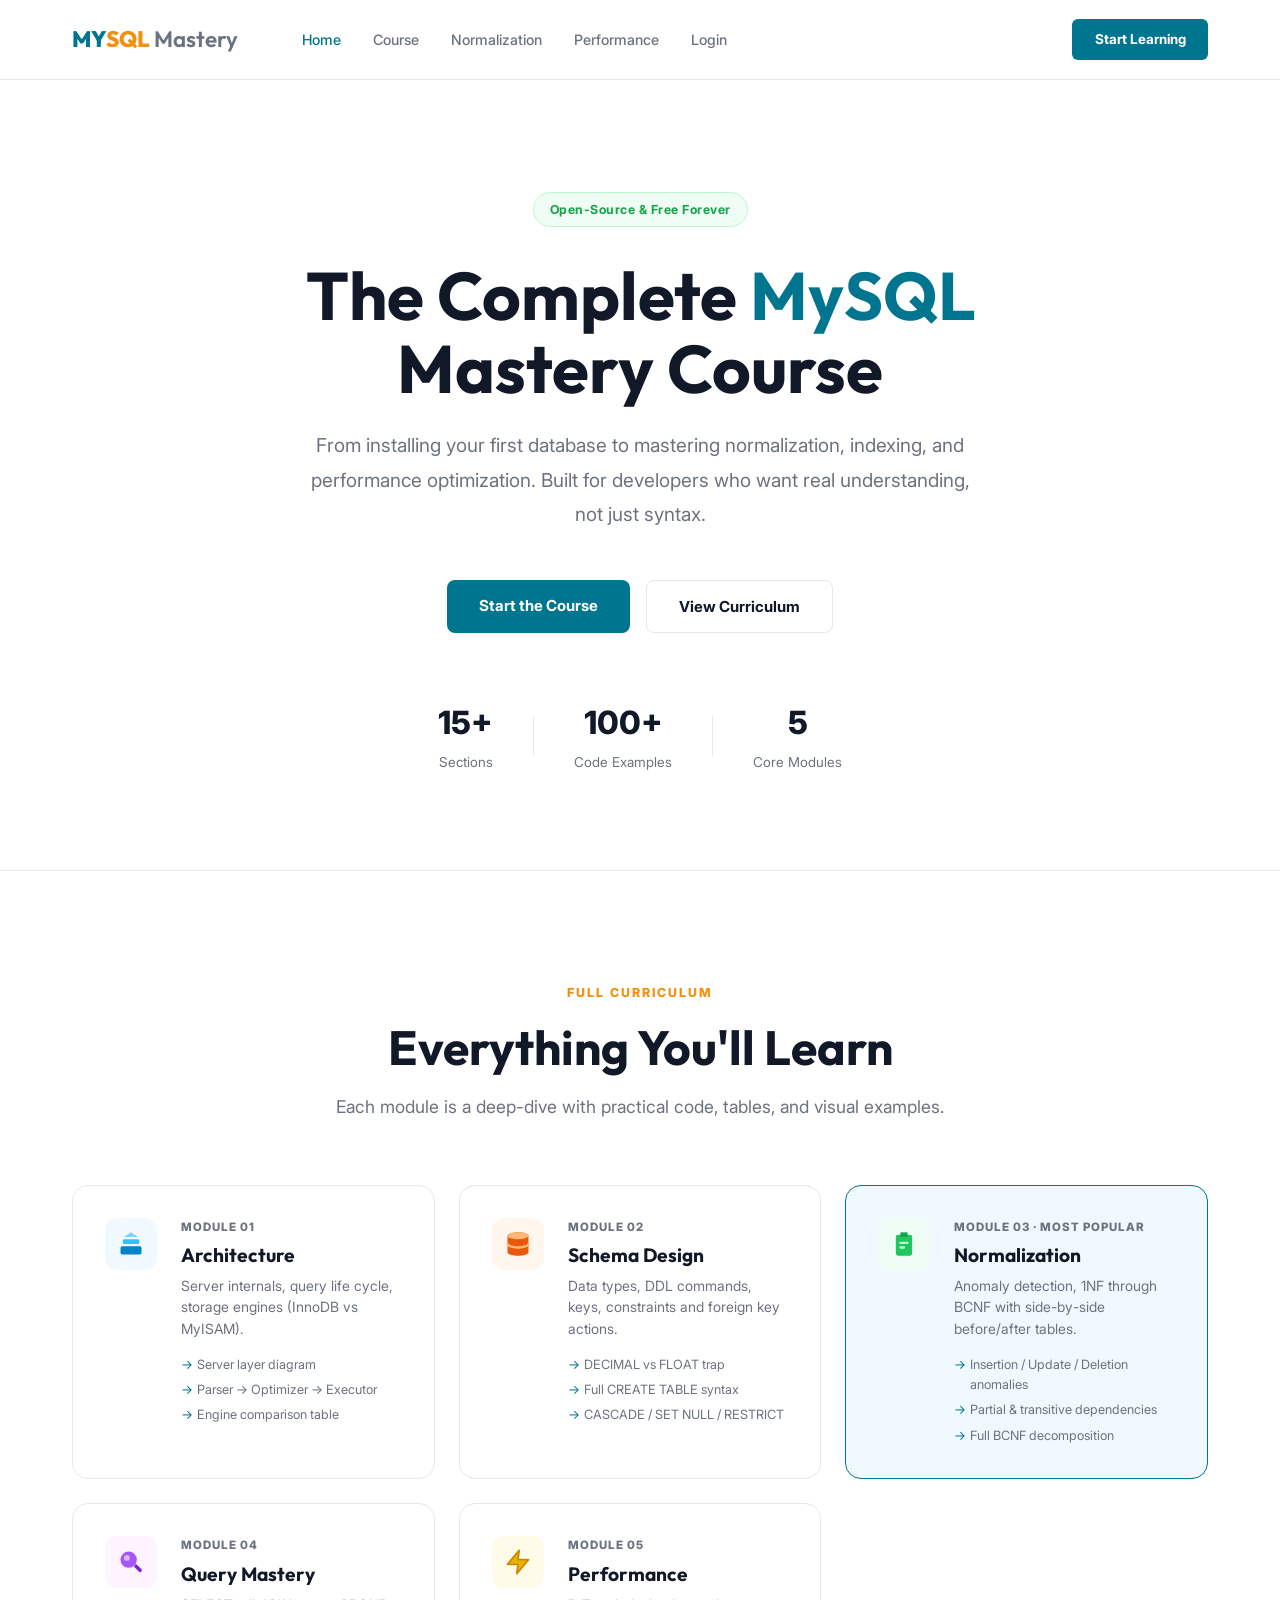
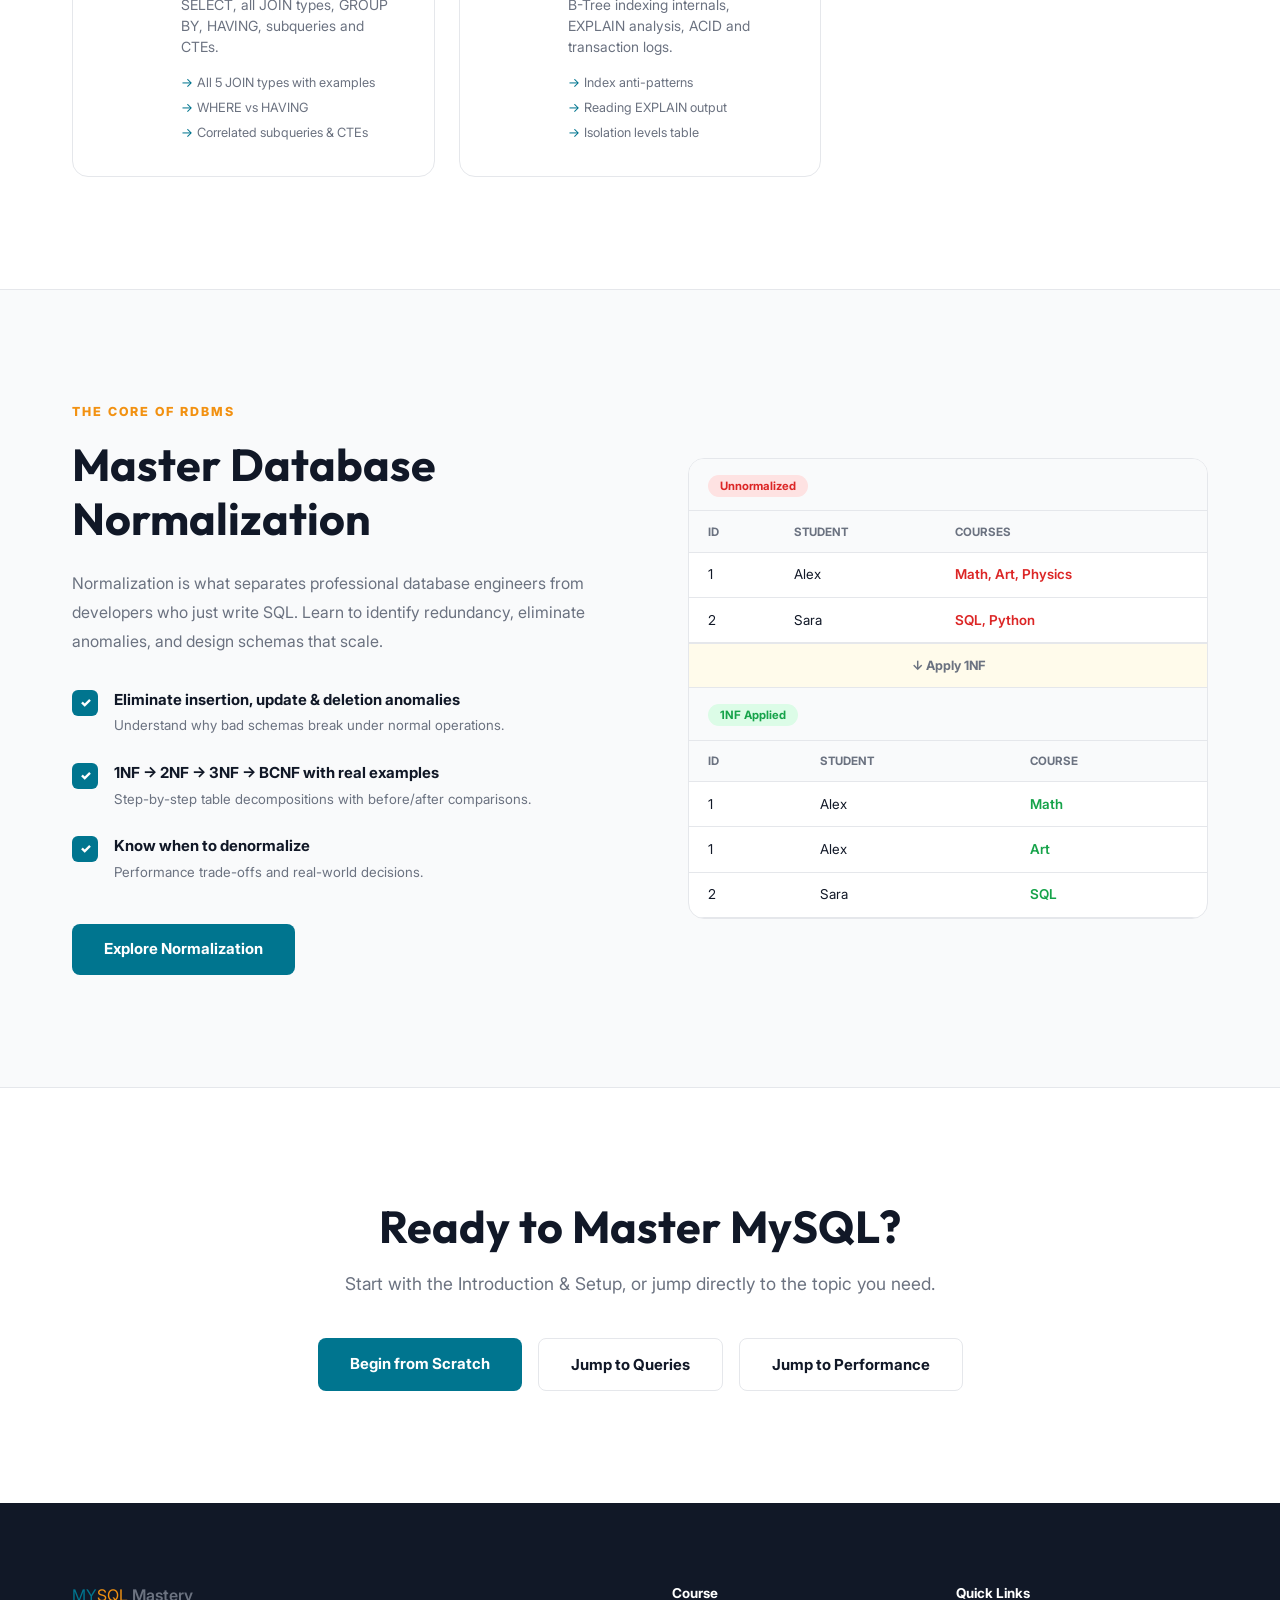
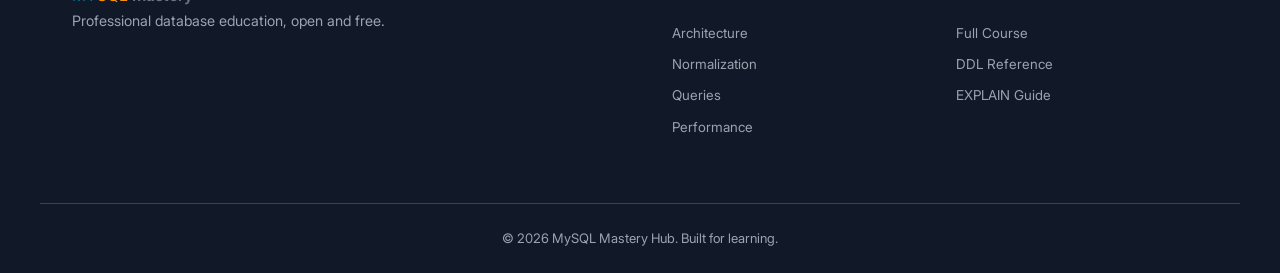
<file: frontend/index.html>
<!DOCTYPE html>
<html lang="en">

<head>
    <meta charset="UTF-8">
    <meta name="viewport" content="width=device-width, initial-scale=1.0">
    <title>MySQL Mastery Hub | Learn MySQL from Zero to Expert</title>
    <meta name="description"
        content="The complete MySQL learning platform. Master installation, schema design, normalization, queries, and performance tuning.">
    <link rel="preconnect" href="https://fonts.googleapis.com">
    <link rel="preconnect" href="https://fonts.gstatic.com" crossorigin>
    <link
        href="https://fonts.googleapis.com/css2?family=Outfit:wght@300;400;600;700;800&family=Inter:wght@300;400;500;600&family=JetBrains+Mono:wght@400;600&display=swap"
        rel="stylesheet">
    <link rel="stylesheet" href="css/fonts.css">
    <link rel="stylesheet" href="css/style.css">
</head>

<body>
    <header class="clean-header">
        <nav class="container">
            <div class="logo">
                <span class="mysql-blue">MY</span><span class="mysql-orange">SQL</span><span class="logo-text">
                    Mastery</span>
            </div>
            <button class="nav-hamburger" id="nav-hamburger" aria-label="Open menu">
                <span></span><span></span><span></span>
            </button>
            <ul class="clean-nav" id="clean-nav">
                <li><a href="index.html" class="active">Home</a></li>
                <li><a href="course.html">Course</a></li>
                <li><a href="course.html#norm-concept">Normalization</a></li>
                <li><a href="course.html#perf-indexing">Performance</a></li>
                <li><a href="auth/login.html">Login</a></li>
            </ul>
            <a href="course.html" class="nav-cta">Start Learning</a>
        </nav>
    </header>

    <main>
        <section class="hero">
            <div class="container hero-inner">
                <div class="hero-label">Open-Source & Free Forever</div>
                <h1>The Complete <span class="mysql-blue">MySQL</span> Mastery Course</h1>
                <p>From installing your first database to mastering normalization, indexing, and performance
                    optimization. Built for developers who want real understanding, not just syntax.</p>
                <div class="hero-actions">
                    <a href="course.html" class="btn primary">Start the Course</a>
                    <a href="#curriculum" class="btn outline">View Curriculum</a>
                </div>
                <div class="hero-stats">
                    <div class="stat"><strong>15+</strong><span>Sections</span></div>
                    <div class="stat-div"></div>
                    <div class="stat"><strong>100+</strong><span>Code Examples</span></div>
                    <div class="stat-div"></div>
                    <div class="stat"><strong>5</strong><span>Core Modules</span></div>
                </div>
            </div>
        </section>

        <section id="curriculum" class="curriculum-section">
            <div class="container">
                <div class="section-head">
                    <div class="section-eyebrow">Full Curriculum</div>
                    <h2>Everything You'll Learn</h2>
                    <p>Each module is a deep-dive with practical code, tables, and visual examples.</p>
                </div>
                <div class="module-cards">
                    <a href="course.html#arch-internals" class="module-card">
                        <div class="mc-icon arch">
                            <svg viewBox="0 0 24 24" width="28" height="28" fill="none">
                                <rect x="3" y="14" width="18" height="7" rx="1.5" fill="#0284c7" />
                                <rect x="5" y="8" width="14" height="4" rx="1" fill="#38bdf8" />
                                <polygon points="12,2 18,6 6,6" fill="#7dd3fc" />
                            </svg>
                        </div>
                        <div class="mc-body">
                            <div class="mc-num">Module 01</div>
                            <h3>Architecture</h3>
                            <p>Server internals, query life cycle, storage engines (InnoDB vs MyISAM).</p>
                            <ul class="mc-topics">
                                <li>Server layer diagram</li>
                                <li>Parser → Optimizer → Executor</li>
                                <li>Engine comparison table</li>
                            </ul>
                        </div>
                    </a>
                    <a href="course.html#design-types" class="module-card">
                        <div class="mc-icon schema">
                            <svg viewBox="0 0 24 24" width="28" height="28" fill="none">
                                <path
                                    d="M12 22C16.9706 22 21 20.6569 21 19V5C21 3.34315 16.9706 2 12 2C7.02944 2 3 3.34315 3 5V19C3 20.6569 7.02944 22 12 22Z"
                                    fill="#ea580c" />
                                <ellipse cx="12" cy="5" rx="9" ry="3" fill="#fdba74" />
                                <path d="M3 12C3 13.6569 7.02944 15 12 15C16.9706 15 21 13.6569 21 12" stroke="#fdba74"
                                    stroke-width="2" stroke-linecap="round" />
                            </svg>
                        </div>
                        <div class="mc-body">
                            <div class="mc-num">Module 02</div>
                            <h3>Schema Design</h3>
                            <p>Data types, DDL commands, keys, constraints and foreign key actions.</p>
                            <ul class="mc-topics">
                                <li>DECIMAL vs FLOAT trap</li>
                                <li>Full CREATE TABLE syntax</li>
                                <li>CASCADE / SET NULL / RESTRICT</li>
                            </ul>
                        </div>
                    </a>
                    <a href="course.html#norm-concept" class="module-card featured">
                        <div class="mc-icon norm">
                            <svg viewBox="0 0 24 24" width="28" height="28" fill="none">
                                <rect x="5" y="4" width="14" height="18" rx="2" fill="#22c55e" />
                                <path d="M9 2H15V6H9V2Z" fill="#16a34a" />
                                <rect x="8" y="10" width="8" height="2" rx="1" fill="#bbf7d0" />
                                <rect x="8" y="14" width="5" height="2" rx="1" fill="#bbf7d0" />
                            </svg>
                        </div>
                        <div class="mc-body">
                            <div class="mc-num">Module 03 · Most Popular</div>
                            <h3>Normalization</h3>
                            <p>Anomaly detection, 1NF through BCNF with side-by-side before/after tables.</p>
                            <ul class="mc-topics">
                                <li>Insertion / Update / Deletion anomalies</li>
                                <li>Partial & transitive dependencies</li>
                                <li>Full BCNF decomposition</li>
                            </ul>
                        </div>
                    </a>
                    <a href="course.html#query-basics" class="module-card">
                        <div class="mc-icon query">
                            <svg viewBox="0 0 24 24" width="28" height="28" fill="none">
                                <circle cx="10" cy="10" r="7" fill="#a855f7" />
                                <rect x="14.142" y="15.556" width="3" height="8" rx="1.5"
                                    transform="rotate(-45 14.142 15.556)" fill="#7e22ce" />
                                <circle cx="8.5" cy="8.5" r="2.5" fill="#d8b4fe" />
                            </svg>
                        </div>
                        <div class="mc-body">
                            <div class="mc-num">Module 04</div>
                            <h3>Query Mastery</h3>
                            <p>SELECT, all JOIN types, GROUP BY, HAVING, subqueries and CTEs.</p>
                            <ul class="mc-topics">
                                <li>All 5 JOIN types with examples</li>
                                <li>WHERE vs HAVING</li>
                                <li>Correlated subqueries & CTEs</li>
                            </ul>
                        </div>
                    </a>
                    <a href="course.html#perf-indexing" class="module-card">
                        <div class="mc-icon perf">
                            <svg viewBox="0 0 24 24" width="28" height="28" fill="none">
                                <path d="M13 2L3 14H12L11 22L21 10H12L13 2Z" fill="#eab308" stroke="#ca8a04"
                                    stroke-width="1.5" stroke-linejoin="round" />
                            </svg>
                        </div>
                        <div class="mc-body">
                            <div class="mc-num">Module 05</div>
                            <h3>Performance</h3>
                            <p>B-Tree indexing internals, EXPLAIN analysis, ACID and transaction logs.</p>
                            <ul class="mc-topics">
                                <li>Index anti-patterns</li>
                                <li>Reading EXPLAIN output</li>
                                <li>Isolation levels table</li>
                            </ul>
                        </div>
                    </a>
                </div>
            </div>
        </section>

        <section class="norm-teaser">
            <div class="container norm-inner">
                <div class="norm-text">
                    <div class="section-eyebrow">The Core of RDBMS</div>
                    <h2>Master Database Normalization</h2>
                    <p>Normalization is what separates professional database engineers from developers who just write
                        SQL. Learn to identify redundancy, eliminate anomalies, and design schemas that scale.</p>
                    <div class="norm-checks">
                        <div class="norm-check">
                            <span class="chk">✓</span>
                            <div>
                                <strong>Eliminate insertion, update & deletion anomalies</strong>
                                <p>Understand why bad schemas break under normal operations.</p>
                            </div>
                        </div>
                        <div class="norm-check">
                            <span class="chk">✓</span>
                            <div>
                                <strong>1NF → 2NF → 3NF → BCNF with real examples</strong>
                                <p>Step-by-step table decompositions with before/after comparisons.</p>
                            </div>
                        </div>
                        <div class="norm-check">
                            <span class="chk">✓</span>
                            <div>
                                <strong>Know when to denormalize</strong>
                                <p>Performance trade-offs and real-world decisions.</p>
                            </div>
                        </div>
                    </div>
                    <a href="course.html#norm-concept" class="btn primary">Explore Normalization</a>
                </div>
                <div class="norm-visual">
                    <div class="norm-card">
                        <div class="nc-header">
                            <span class="badge red">Unnormalized</span>
                        </div>
                        <table class="mini-table">
                            <thead>
                                <tr>
                                    <th>ID</th>
                                    <th>Student</th>
                                    <th>Courses</th>
                                </tr>
                            </thead>
                            <tbody>
                                <tr>
                                    <td>1</td>
                                    <td>Alex</td>
                                    <td class="bad">Math, Art, Physics</td>
                                </tr>
                                <tr>
                                    <td>2</td>
                                    <td>Sara</td>
                                    <td class="bad">SQL, Python</td>
                                </tr>
                            </tbody>
                        </table>
                        <div class="nc-arrow">↓ Apply 1NF</div>
                        <div class="nc-header">
                            <span class="badge green">1NF Applied</span>
                        </div>
                        <table class="mini-table">
                            <thead>
                                <tr>
                                    <th>ID</th>
                                    <th>Student</th>
                                    <th>Course</th>
                                </tr>
                            </thead>
                            <tbody>
                                <tr>
                                    <td>1</td>
                                    <td>Alex</td>
                                    <td class="good">Math</td>
                                </tr>
                                <tr>
                                    <td>1</td>
                                    <td>Alex</td>
                                    <td class="good">Art</td>
                                </tr>
                                <tr>
                                    <td>2</td>
                                    <td>Sara</td>
                                    <td class="good">SQL</td>
                                </tr>
                            </tbody>
                        </table>
                    </div>
                </div>
            </div>
        </section>

        <section class="start-section">
            <div class="container start-inner">
                <h2>Ready to Master MySQL?</h2>
                <p>Start with the Introduction & Setup, or jump directly to the topic you need.</p>
                <div class="start-actions">
                    <a href="course.html" class="btn primary">Begin from Scratch</a>
                    <a href="course.html#query-basics" class="btn outline">Jump to Queries</a>
                    <a href="course.html#perf-indexing" class="btn outline">Jump to Performance</a>
                </div>
            </div>
        </section>
    </main>

    <footer class="site-footer">
        <div class="container footer-inner">
            <div class="footer-brand">
                <span class="mysql-blue">MY</span><span class="mysql-orange">SQL</span><span class="logo-text">
                    Mastery</span>
                <p>Professional database education, open and free.</p>
            </div>
            <div class="footer-links">
                <div class="fl-group">
                    <strong>Course</strong>
                    <a href="course.html#arch-internals">Architecture</a>
                    <a href="course.html#norm-concept">Normalization</a>
                    <a href="course.html#query-basics">Queries</a>
                    <a href="course.html#perf-indexing">Performance</a>
                </div>
                <div class="fl-group">
                    <strong>Quick Links</strong>
                    <a href="course.html">Full Course</a>
                    <a href="course.html#design-ddl">DDL Reference</a>
                    <a href="course.html#perf-explain">EXPLAIN Guide</a>
                </div>
            </div>
        </div>
        <div class="container footer-bottom">
            <p>© 2026 MySQL Mastery Hub. Built for learning.</p>
        </div>
    </footer>
    <script src="js/script.js"></script>
</body>

</html>
</file>
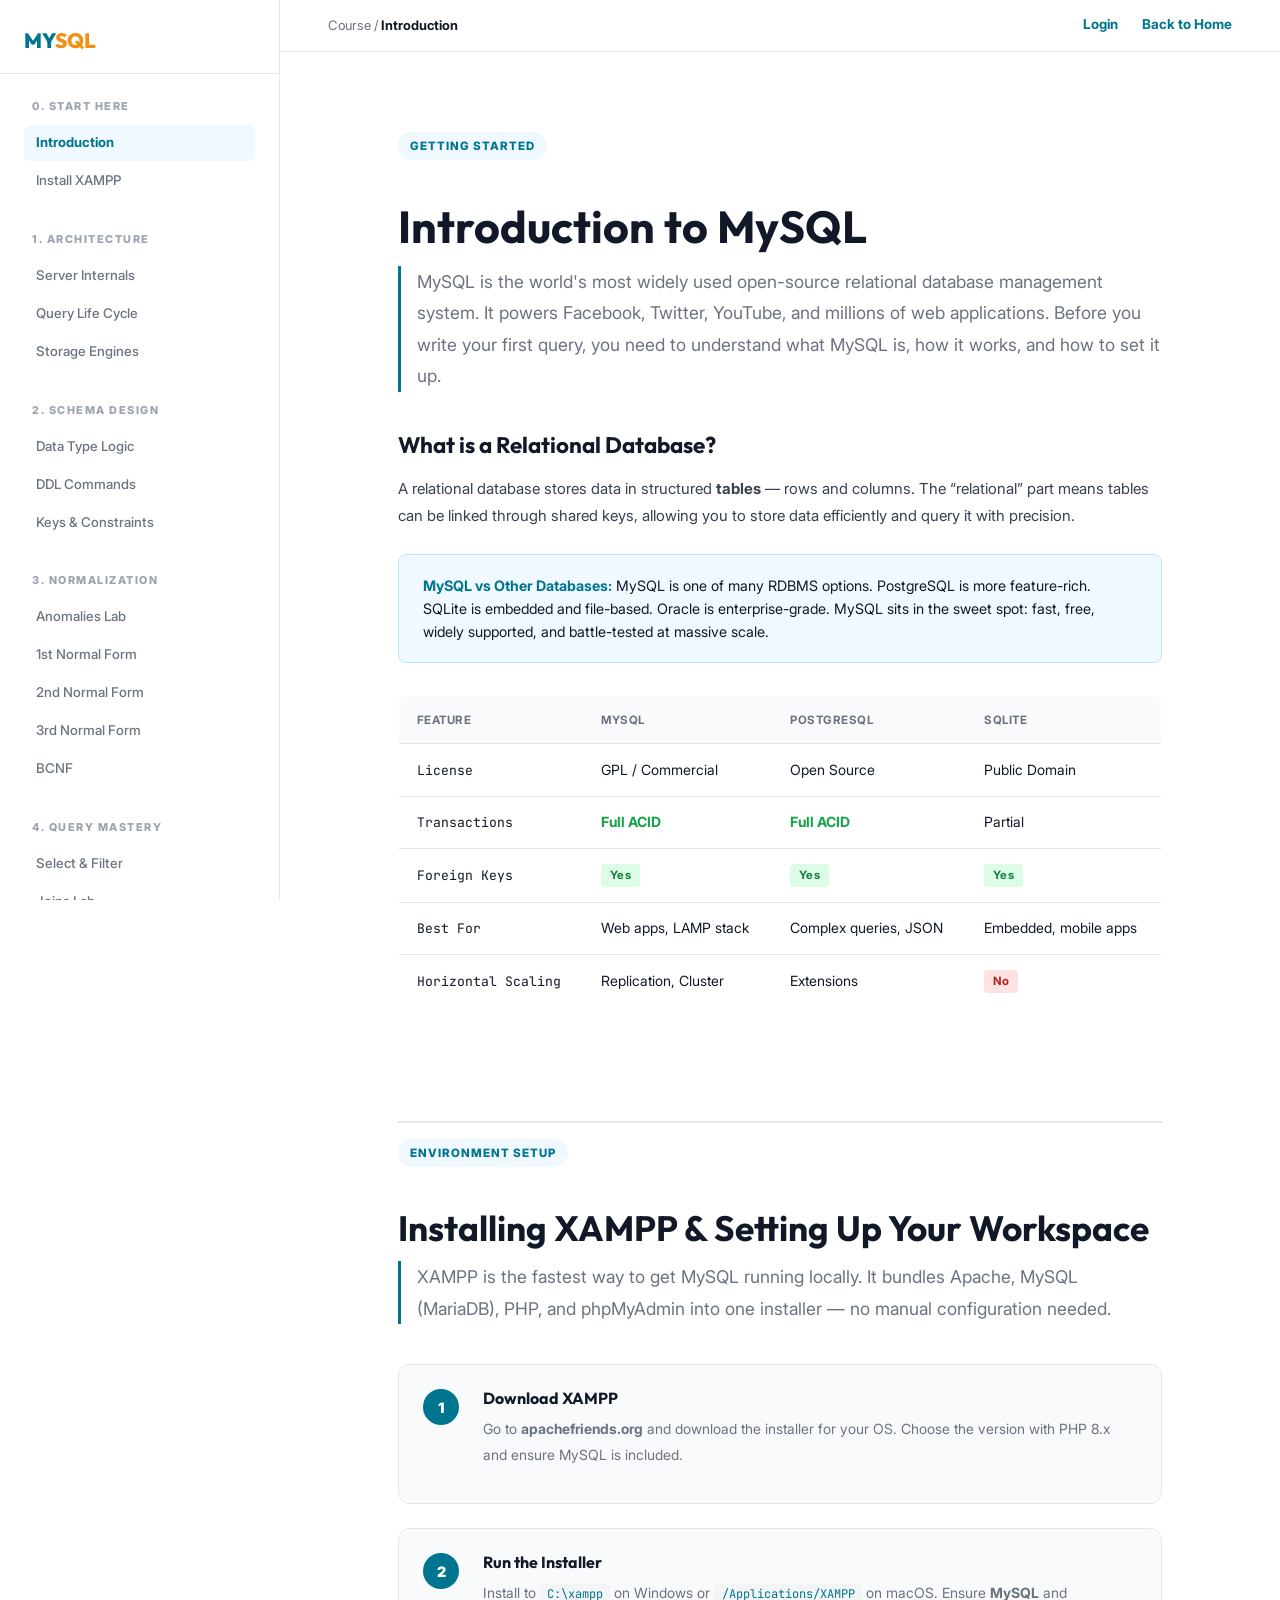
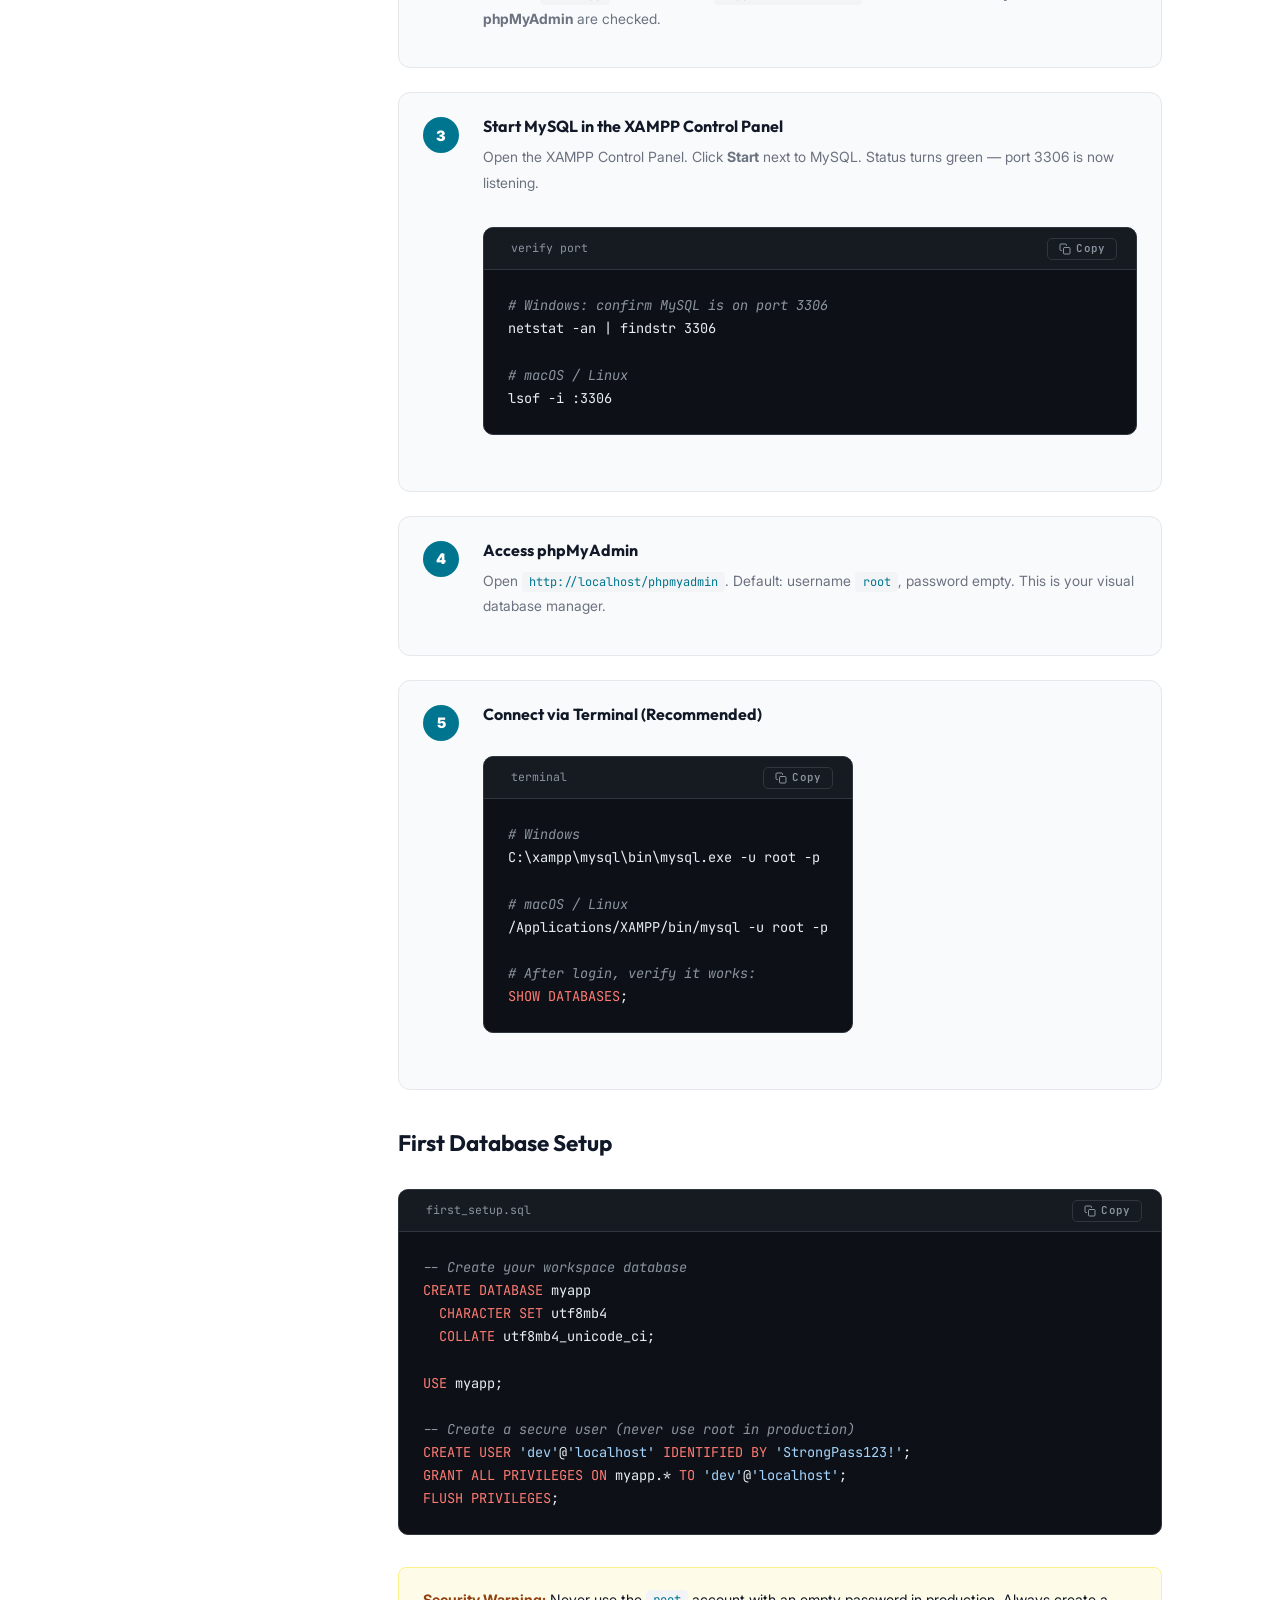
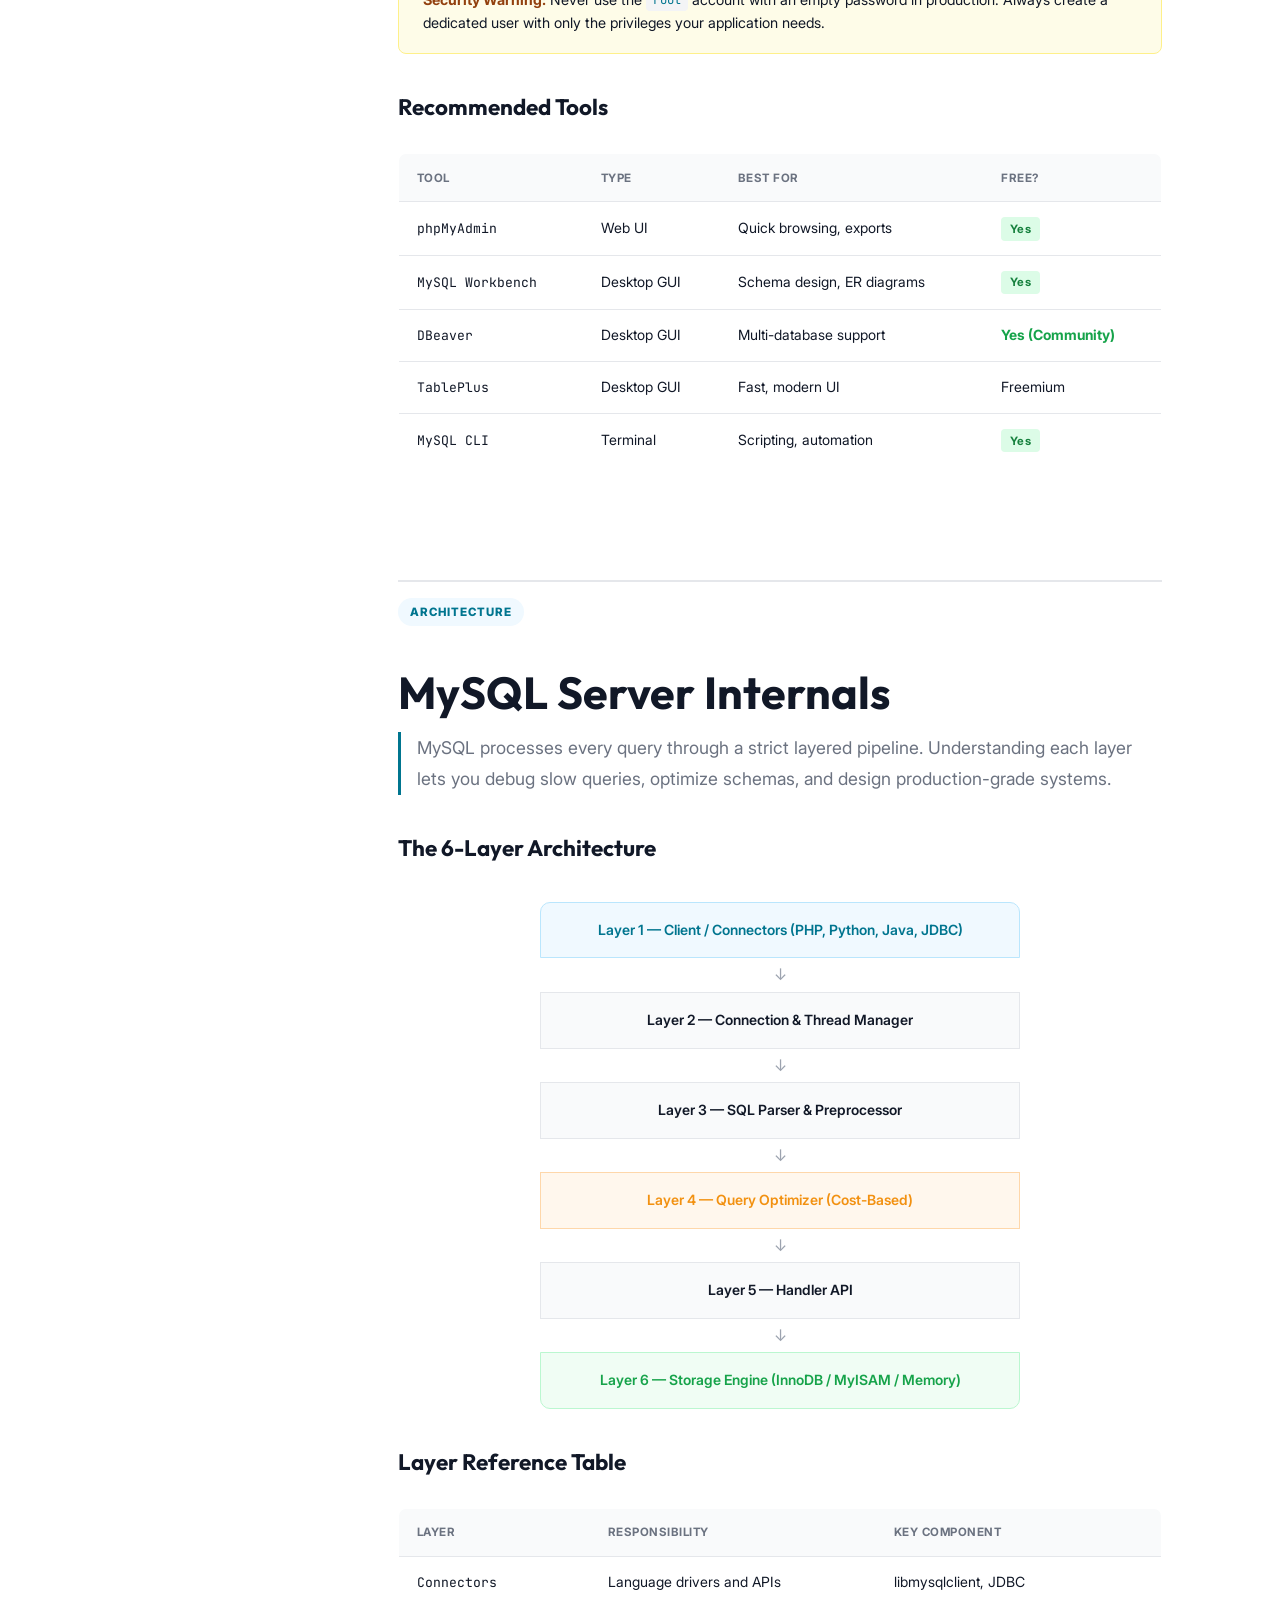
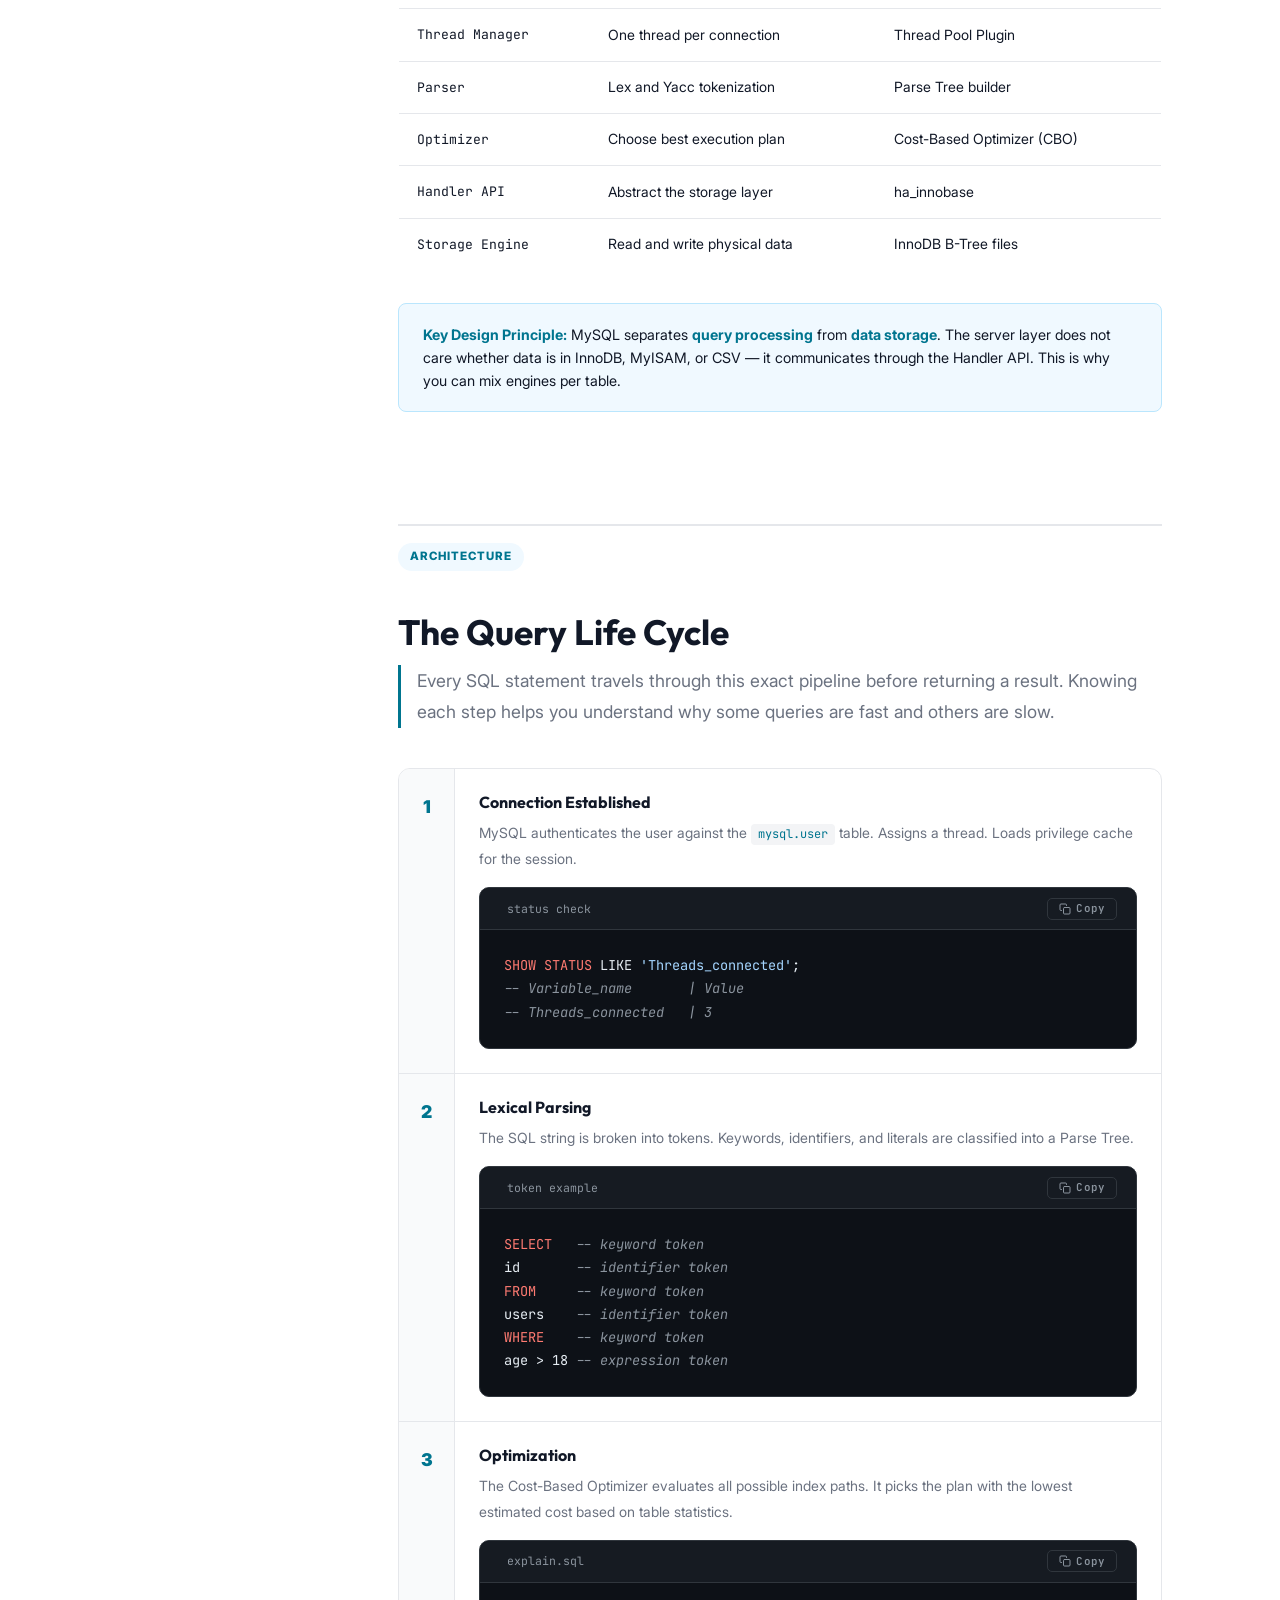
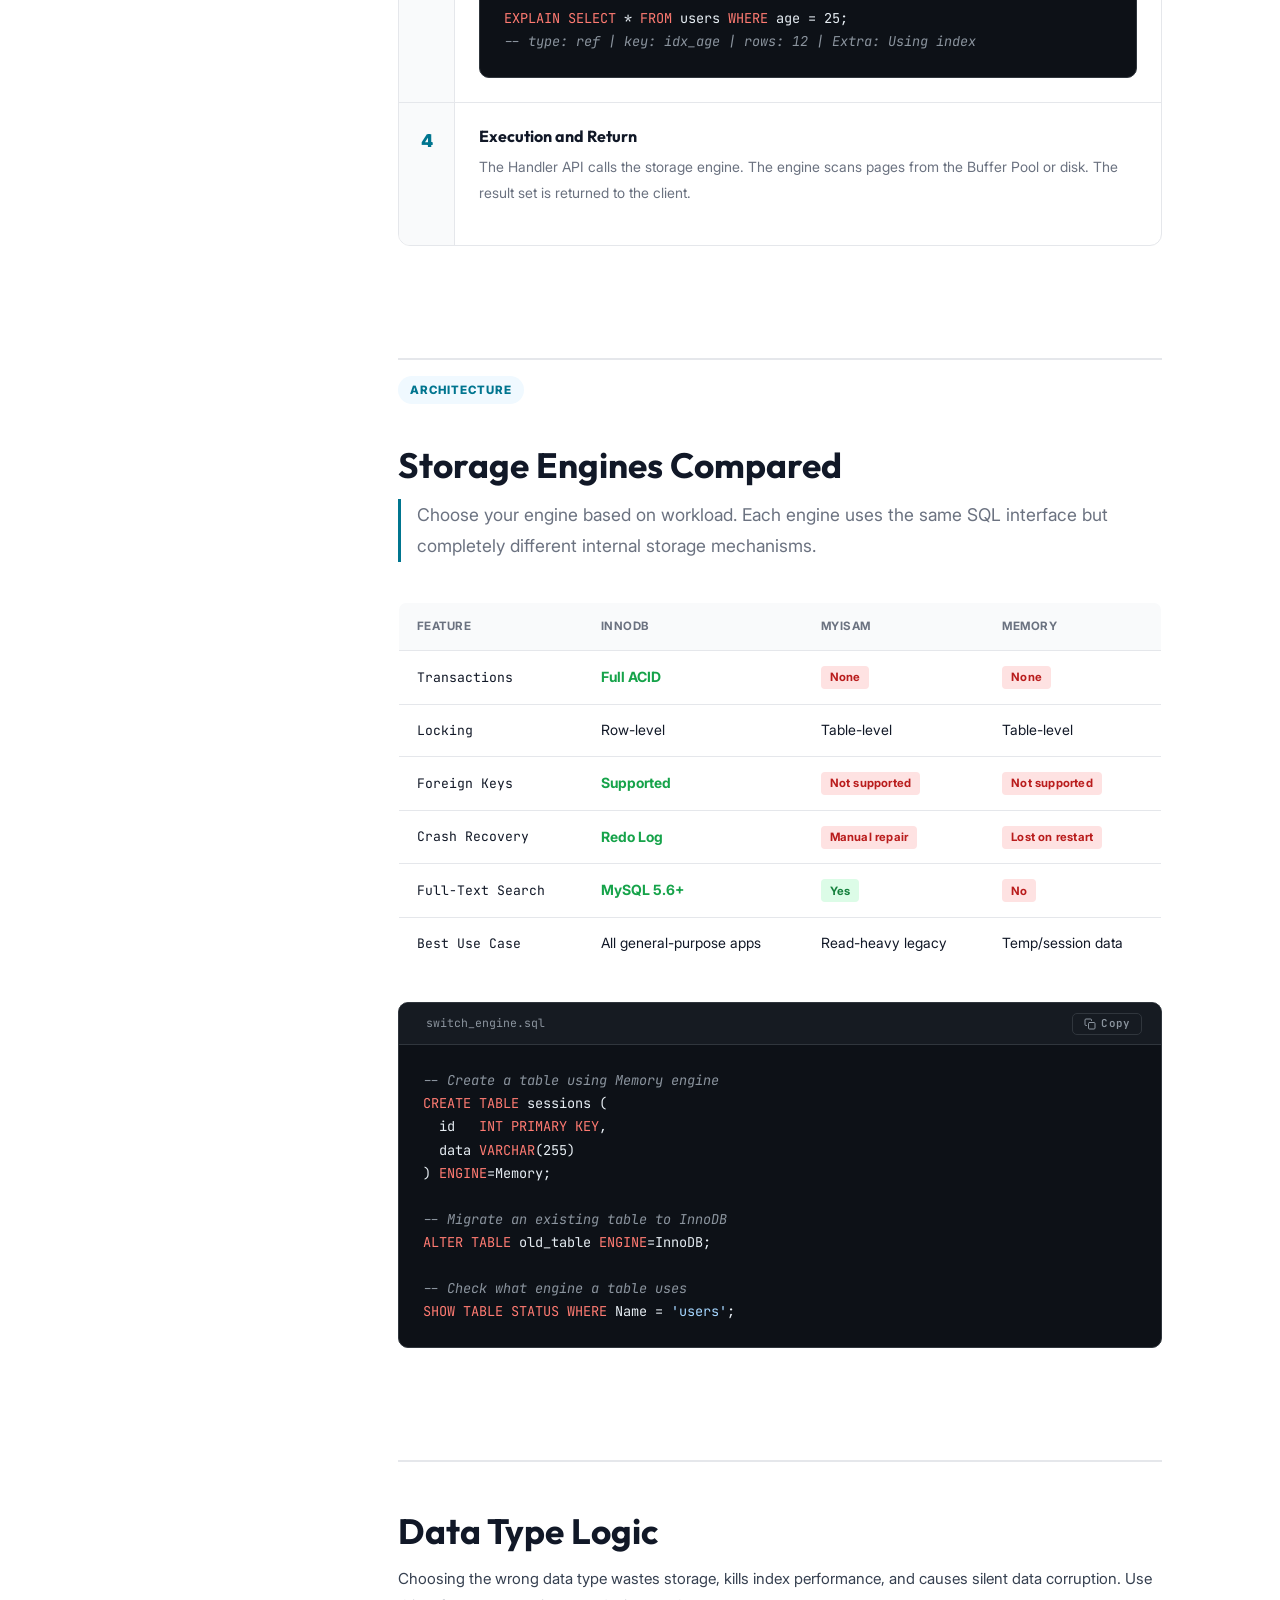
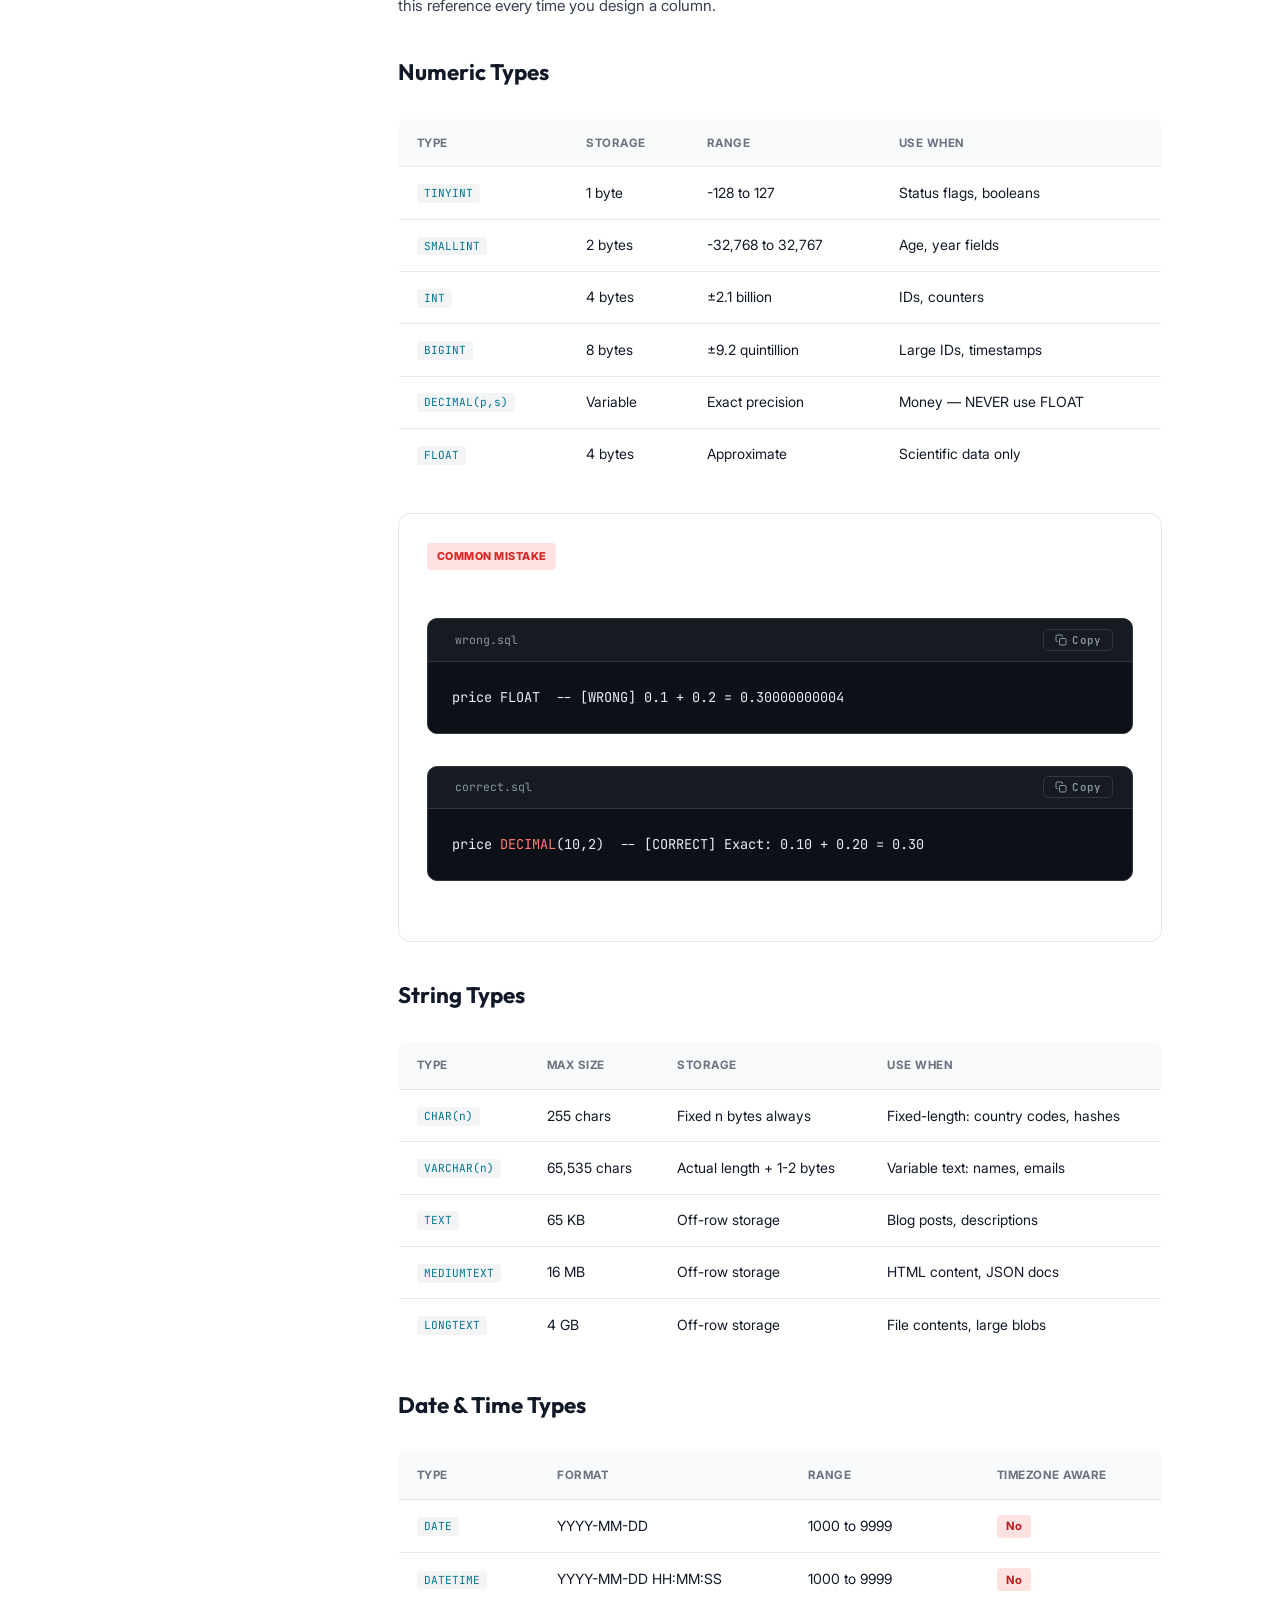
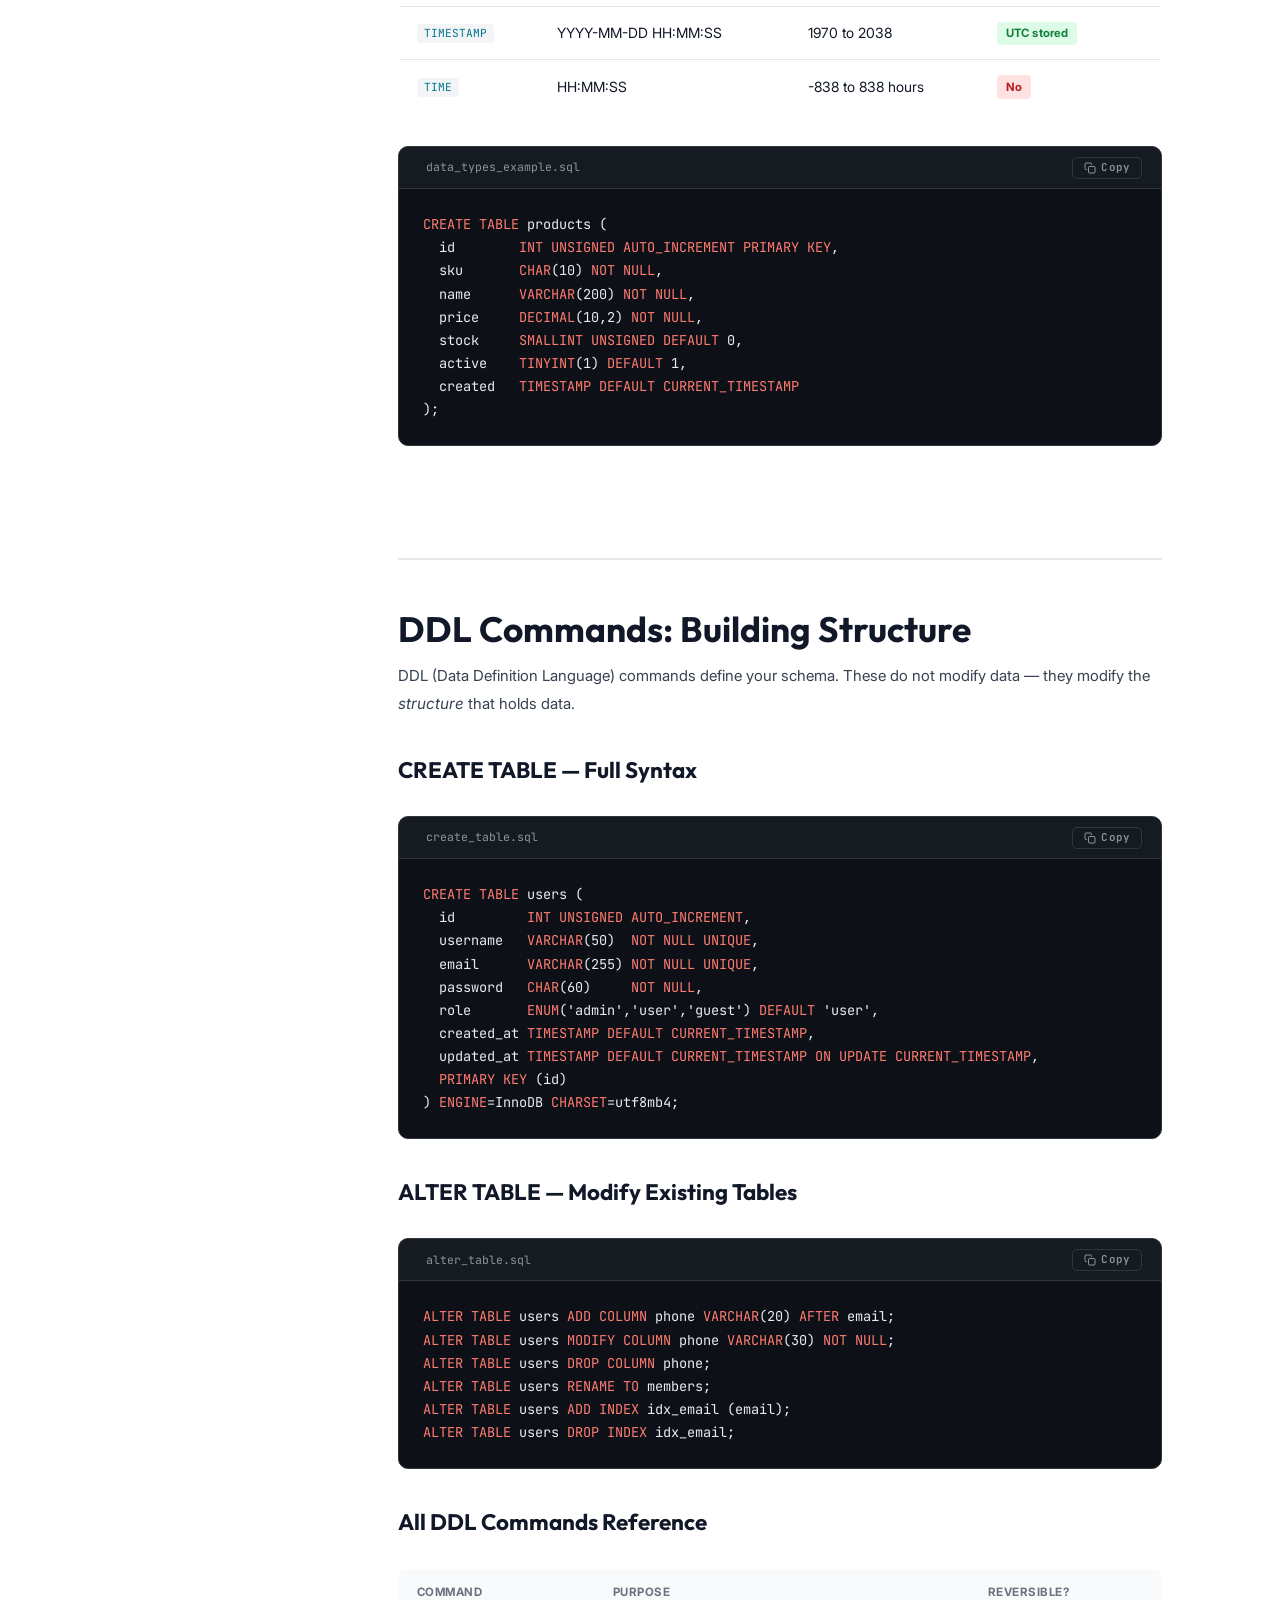
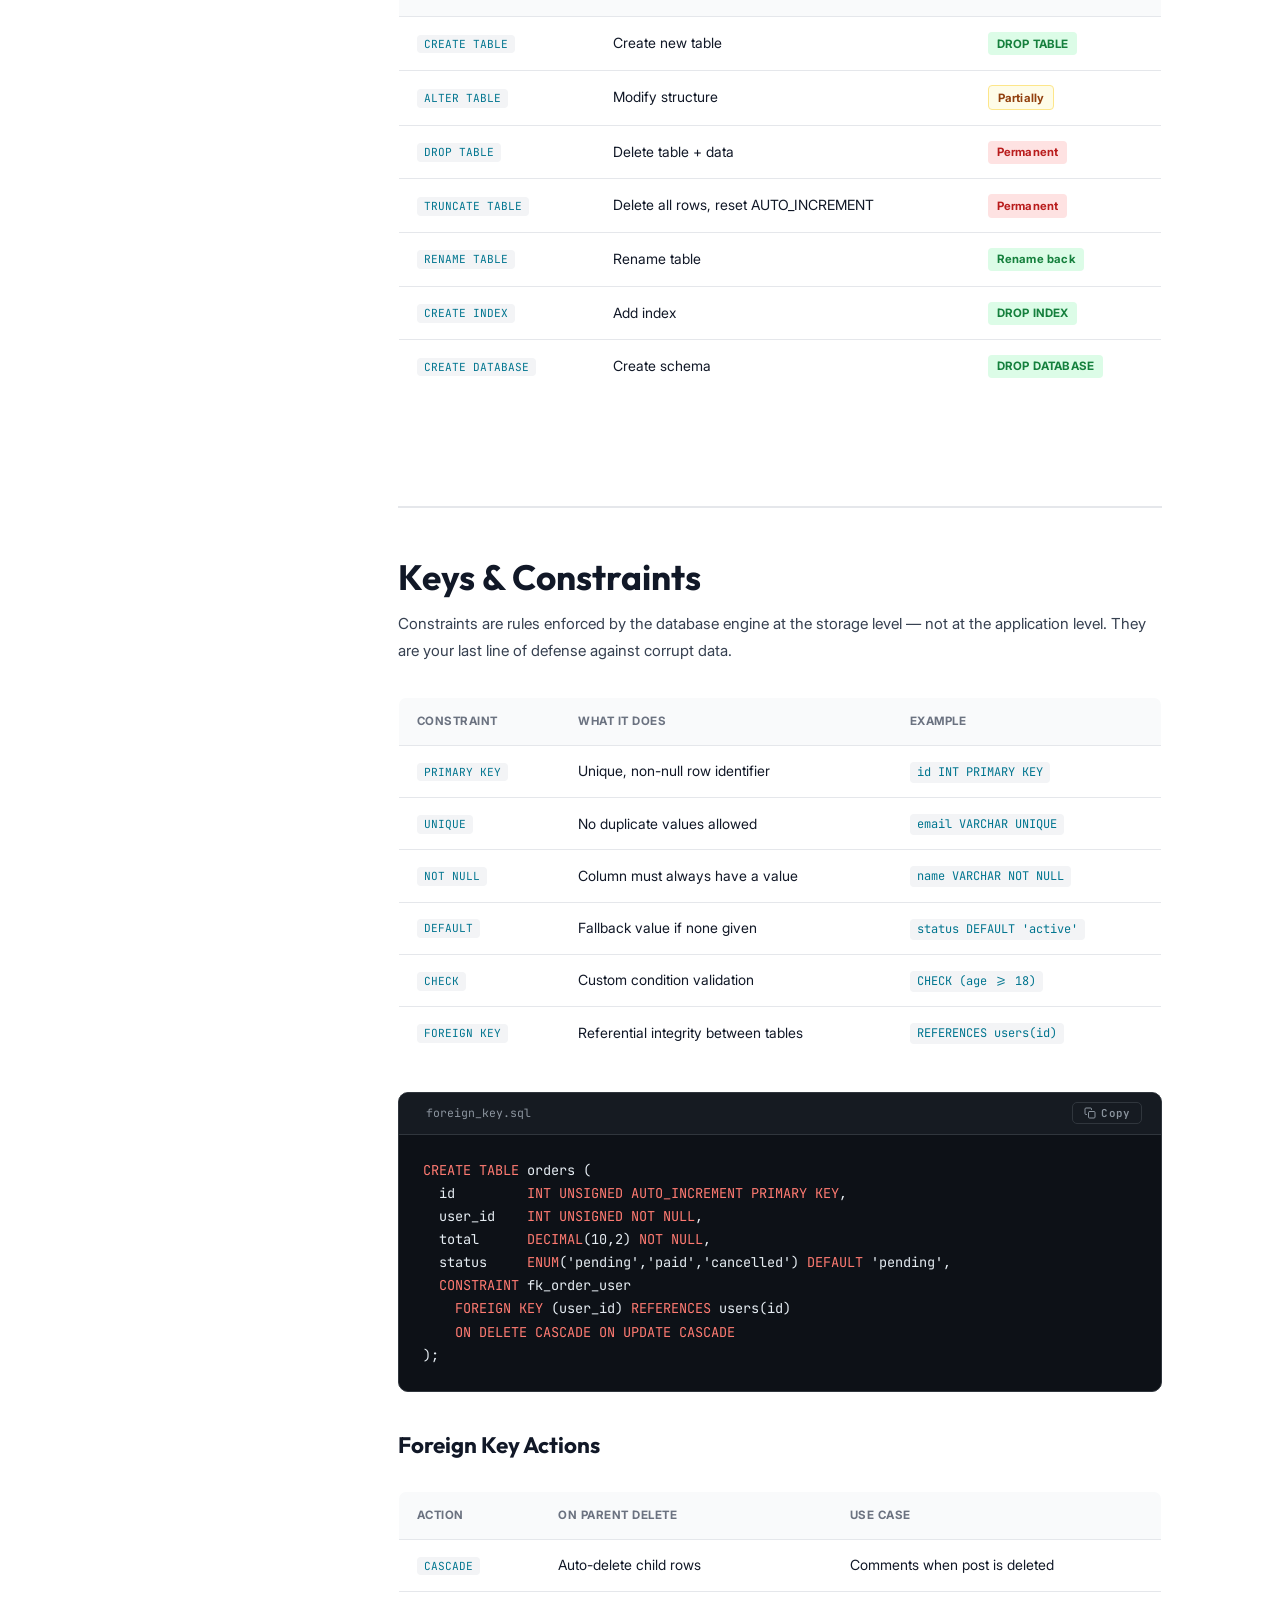
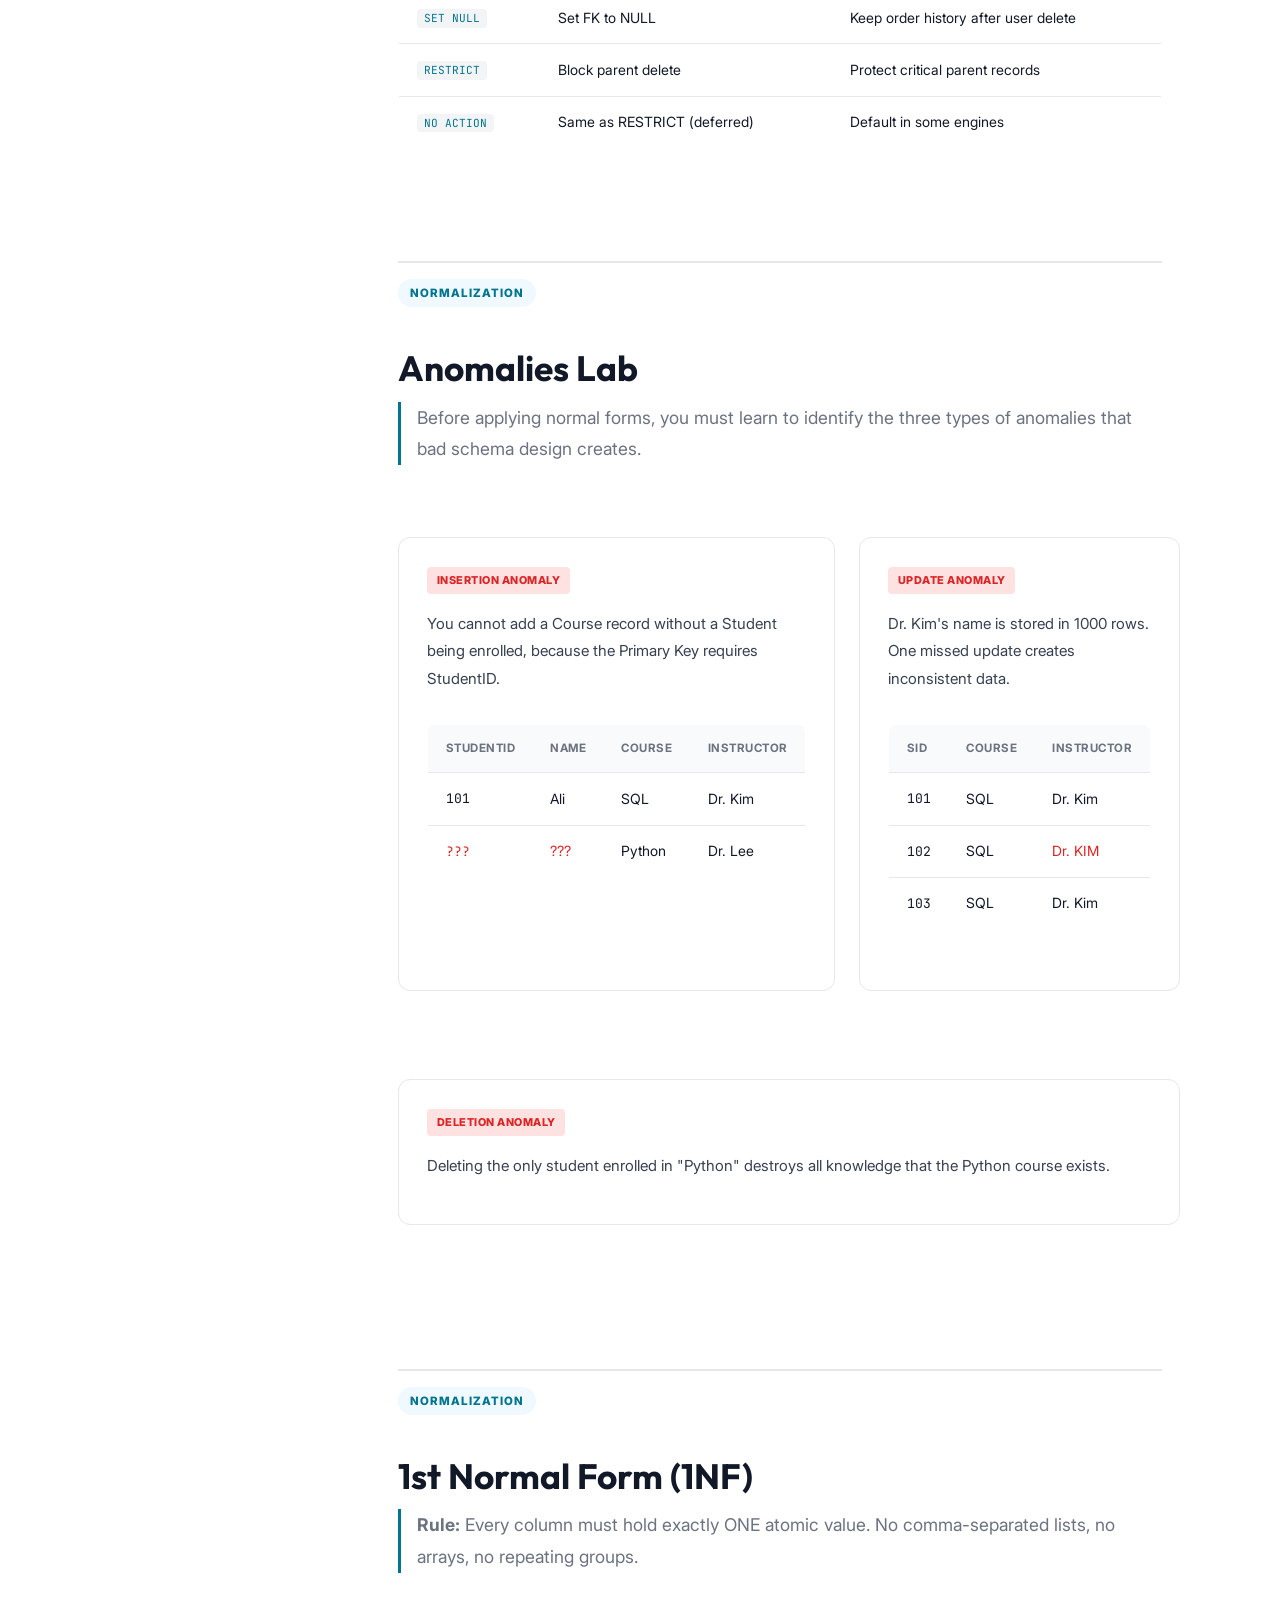
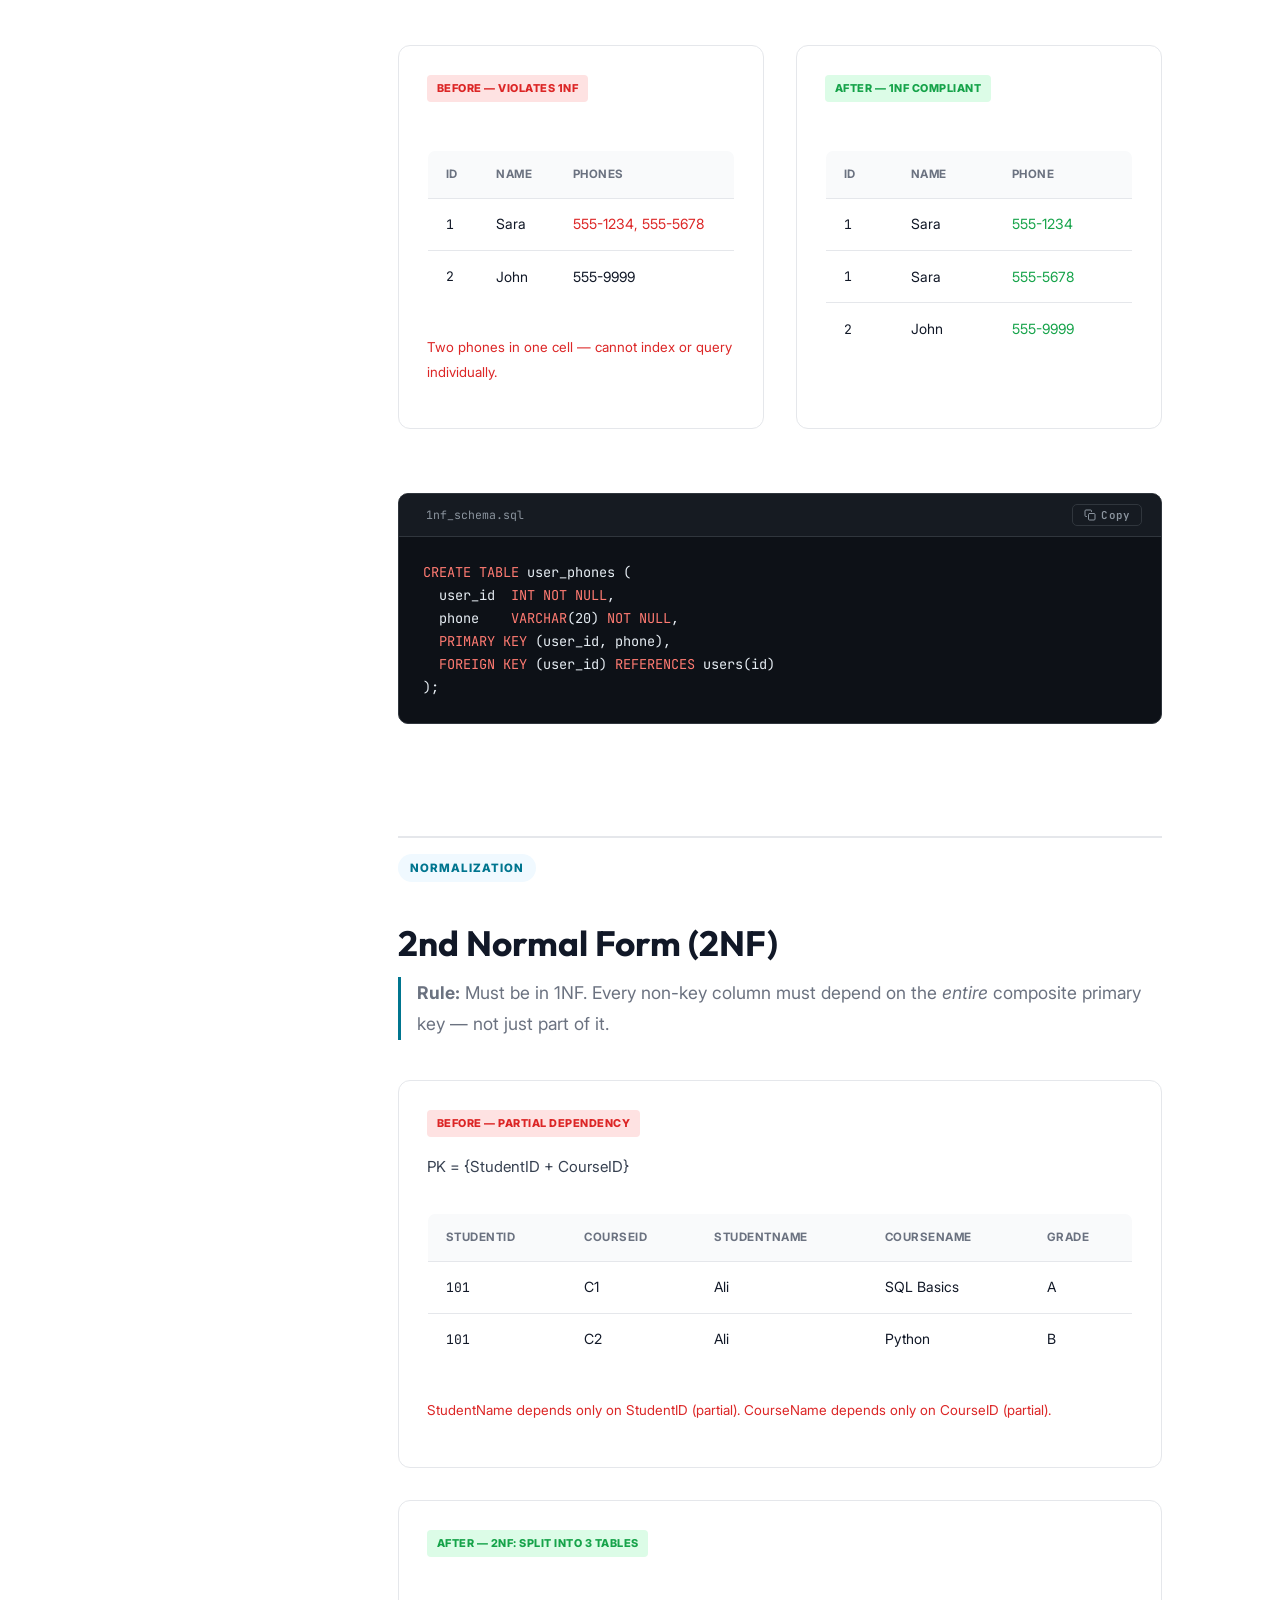
<file: frontend/course.html>
<!DOCTYPE html>
<html lang="en">

<head>
  <meta charset="UTF-8">
  <meta name="viewport" content="width=device-width, initial-scale=1.0">
  <title>MySQL Mastery | Full Course</title>
  <link rel="preconnect" href="https://fonts.googleapis.com">
  <link rel="preconnect" href="https://fonts.gstatic.com" crossorigin>
  <link
    href="https://fonts.googleapis.com/css2?family=Outfit:wght@300;400;600;700;800&family=Inter:wght@300;400;500;600&family=JetBrains+Mono:wght@400;600&display=swap"
    rel="stylesheet">
  <link rel="stylesheet" href="css/fonts.css">
  <link rel="stylesheet" href="css/style.css">
  <link rel="stylesheet" href="css/course.css">
</head>

<body class="course-layout-v2">
  <aside class="course-sidebar">
    <div class="sidebar-logo">
      <a href="index.html"><span class="mysql-blue">MY</span><span class="mysql-orange">SQL</span></a>
    </div>
    <nav class="course-toc">
      <div class="toc-group">
        <span class="toc-title">0. START HERE</span>
        <a href="#intro" class="toc-link active">Introduction</a>
        <a href="#setup-xampp" class="toc-link">Install XAMPP</a>
      </div>
      <div class="toc-group">
        <span class="toc-title">1. ARCHITECTURE</span>
        <a href="#arch-internals" class="toc-link">Server Internals</a>
        <a href="#arch-flow" class="toc-link">Query Life Cycle</a>
        <a href="#arch-engines" class="toc-link">Storage Engines</a>
      </div>
      <div class="toc-group">
        <span class="toc-title">2. SCHEMA DESIGN</span>
        <a href="#design-types" class="toc-link">Data Type Logic</a>
        <a href="#design-ddl" class="toc-link">DDL Commands</a>
        <a href="#design-constraints" class="toc-link">Keys &amp; Constraints</a>
      </div>
      <div class="toc-group">
        <span class="toc-title">3. NORMALIZATION</span>
        <a href="#norm-concept" class="toc-link">Anomalies Lab</a>
        <a href="#norm-1nf" class="toc-link">1st Normal Form</a>
        <a href="#norm-2nf" class="toc-link">2nd Normal Form</a>
        <a href="#norm-3nf" class="toc-link">3rd Normal Form</a>
        <a href="#norm-bcnf" class="toc-link">BCNF</a>
      </div>
      <div class="toc-group">
        <span class="toc-title">4. QUERY MASTERY</span>
        <a href="#query-basics" class="toc-link">Select &amp; Filter</a>
        <a href="#query-joins" class="toc-link">Joins Lab</a>
        <a href="#query-agg" class="toc-link">Aggregation</a>
        <a href="#query-sub" class="toc-link">Subqueries &amp; CTEs</a>
      </div>
      <div class="toc-group">
        <span class="toc-title">5. PERFORMANCE</span>
        <a href="#perf-indexing" class="toc-link">Indexing B-Tree</a>
        <a href="#perf-explain" class="toc-link">EXPLAIN Command</a>
        <a href="#perf-acid" class="toc-link">ACID &amp; Transactions</a>
      </div>
    </nav>
  </aside>
  <main class="course-main">
    <header class="course-top-nav">
      <button class="sidebar-toggle" id="sidebar-toggle" aria-label="Toggle navigation">
        <svg viewBox="0 0 24 24" fill="none" stroke="currentColor" stroke-width="2" stroke-linecap="round"
          stroke-linejoin="round" width="20" height="20">
          <line x1="3" y1="6" x2="21" y2="6" />
          <line x1="3" y1="12" x2="21" y2="12" />
          <line x1="3" y1="18" x2="21" y2="18" />
        </svg>
      </button>
      <div class="breadcrumb">Course / <span id="current-module">Introduction</span></div>
      <div style="display: flex; gap: 1.5rem; align-items: center;">
        <a href="auth/login.html" class="back-home">Login</a>
        <a href="index.html" class="back-home">Back to Home</a>
      </div>
    </header>
    <div class="content-wrapper">
      <section id="intro" class="doc-section">
        <div class="section-badge">Getting Started</div>
        <h1>Introduction to MySQL</h1>
        <p class="section-intro">MySQL is the world's most widely used open-source relational database management
          system. It powers Facebook, Twitter, YouTube, and millions of web applications. Before you write your first
          query, you need to understand what MySQL is, how it works, and how to set it up.</p>

        <h3>What is a Relational Database?</h3>
        <p>A relational database stores data in structured <strong>tables</strong> &mdash; rows and columns. The
          &ldquo;relational&rdquo; part means tables can be linked through shared keys, allowing you to store data
          efficiently and query it with precision.</p>

        <div class="info-box">
          <strong>MySQL vs Other Databases:</strong> MySQL is one of many RDBMS options. PostgreSQL is more
          feature-rich. SQLite is embedded and file-based. Oracle is enterprise-grade. MySQL sits in the sweet spot:
          fast, free, widely supported, and battle-tested at massive scale.
        </div>

        <table class="doc-table">
          <thead>
            <tr>
              <th>Feature</th>
              <th>MySQL</th>
              <th>PostgreSQL</th>
              <th>SQLite</th>
            </tr>
          </thead>
          <tbody>
            <tr>
              <td>License</td>
              <td>GPL / Commercial</td>
              <td>Open Source</td>
              <td>Public Domain</td>
            </tr>
            <tr>
              <td>Transactions</td>
              <td class="yes">Full ACID</td>
              <td class="yes">Full ACID</td>
              <td>Partial</td>
            </tr>
            <tr>
              <td>Foreign Keys</td>
              <td><span class="tag-yes">Yes</span></td>
              <td><span class="tag-yes">Yes</span></td>
              <td><span class="tag-yes">Yes</span></td>
            </tr>
            <tr>
              <td>Best For</td>
              <td>Web apps, LAMP stack</td>
              <td>Complex queries, JSON</td>
              <td>Embedded, mobile apps</td>
            </tr>
            <tr>
              <td>Horizontal Scaling</td>
              <td>Replication, Cluster</td>
              <td>Extensions</td>
              <td><span class="tag-no">No</span></td>
            </tr>
          </tbody>
        </table>
      </section>

      <section id="setup-xampp" class="doc-section">
        <div class="section-badge">Environment Setup</div>
        <h2>Installing XAMPP &amp; Setting Up Your Workspace</h2>
        <p class="section-intro">XAMPP is the fastest way to get MySQL running locally. It bundles Apache, MySQL
          (MariaDB), PHP, and phpMyAdmin into one installer &mdash; no manual configuration needed.</p>

        <div class="install-steps">
          <div class="install-step">
            <div class="install-step-num">1</div>
            <div class="install-step-body">
              <h4>Download XAMPP</h4>
              <p>Go to <strong>apachefriends.org</strong> and download the installer for your OS. Choose the version
                with PHP 8.x and ensure MySQL is included.</p>
            </div>
          </div>
          <div class="install-step">
            <div class="install-step-num">2</div>
            <div class="install-step-body">
              <h4>Run the Installer</h4>
              <p>Install to <code>C:\xampp</code> on Windows or <code>/Applications/XAMPP</code> on macOS. Ensure
                <strong>MySQL</strong> and <strong>phpMyAdmin</strong> are checked.
              </p>
            </div>
          </div>
          <div class="install-step">
            <div class="install-step-num">3</div>
            <div class="install-step-body">
              <h4>Start MySQL in the XAMPP Control Panel</h4>
              <p>Open the XAMPP Control Panel. Click <strong>Start</strong> next to MySQL. Status turns green &mdash;
                port 3306 is now listening.</p>
              <div class="code-editor">
                <div class="editor-header">verify port</div>
                <pre><span class="cm"># Windows: confirm MySQL is on port 3306</span>
netstat -an | findstr 3306

<span class="cm"># macOS / Linux</span>
lsof -i :3306</pre>
              </div>
            </div>
          </div>
          <div class="install-step">
            <div class="install-step-num">4</div>
            <div class="install-step-body">
              <h4>Access phpMyAdmin</h4>
              <p>Open <code>http://localhost/phpmyadmin</code>. Default: username <code>root</code>, password empty.
                This is your visual database manager.</p>
            </div>
          </div>
          <div class="install-step">
            <div class="install-step-num">5</div>
            <div class="install-step-body">
              <h4>Connect via Terminal (Recommended)</h4>
              <div class="code-editor">
                <div class="editor-header">terminal</div>
                <pre><span class="cm"># Windows</span>
C:\xampp\mysql\bin\mysql.exe -u root -p

<span class="cm"># macOS / Linux</span>
/Applications/XAMPP/bin/mysql -u root -p

<span class="cm"># After login, verify it works:</span>
<span class="k">SHOW DATABASES</span>;</pre>
              </div>
            </div>
          </div>
        </div>

        <h3>First Database Setup</h3>
        <div class="code-editor">
          <div class="editor-header">first_setup.sql</div>
          <pre><span class="cm">-- Create your workspace database</span>
<span class="k">CREATE DATABASE</span> myapp
  <span class="k">CHARACTER SET</span> utf8mb4
  <span class="k">COLLATE</span> utf8mb4_unicode_ci;

<span class="k">USE</span> myapp;

<span class="cm">-- Create a secure user (never use root in production)</span>
<span class="k">CREATE USER</span> <span class="str">'dev'</span>@<span class="str">'localhost'</span> <span class="k">IDENTIFIED BY</span> <span class="str">'StrongPass123!'</span>;
<span class="k">GRANT ALL PRIVILEGES ON</span> myapp.* <span class="k">TO</span> <span class="str">'dev'</span>@<span class="str">'localhost'</span>;
<span class="k">FLUSH PRIVILEGES</span>;</pre>
        </div>

        <div class="warn-box">
          <strong>Security Warning:</strong> Never use the <code>root</code> account with an empty password in
          production. Always create a dedicated user with only the privileges your application needs.
        </div>

        <h3>Recommended Tools</h3>
        <table class="doc-table">
          <thead>
            <tr>
              <th>Tool</th>
              <th>Type</th>
              <th>Best For</th>
              <th>Free?</th>
            </tr>
          </thead>
          <tbody>
            <tr>
              <td>phpMyAdmin</td>
              <td>Web UI</td>
              <td>Quick browsing, exports</td>
              <td><span class="tag-yes">Yes</span></td>
            </tr>
            <tr>
              <td>MySQL Workbench</td>
              <td>Desktop GUI</td>
              <td>Schema design, ER diagrams</td>
              <td><span class="tag-yes">Yes</span></td>
            </tr>
            <tr>
              <td>DBeaver</td>
              <td>Desktop GUI</td>
              <td>Multi-database support</td>
              <td class="yes">Yes (Community)</td>
            </tr>
            <tr>
              <td>TablePlus</td>
              <td>Desktop GUI</td>
              <td>Fast, modern UI</td>
              <td>Freemium</td>
            </tr>
            <tr>
              <td>MySQL CLI</td>
              <td>Terminal</td>
              <td>Scripting, automation</td>
              <td><span class="tag-yes">Yes</span></td>
            </tr>
          </tbody>
        </table>
      </section>
      <section id="arch-internals" class="doc-section">
        <div class="section-badge">Architecture</div>
        <h1>MySQL Server Internals</h1>
        <p class="section-intro">MySQL processes every query through a strict layered pipeline. Understanding each layer
          lets you debug slow queries, optimize schemas, and design production-grade systems.</p>

        <h3>The 6-Layer Architecture</h3>
        <div class="visual-arch-map">
          <div class="arch-box blue">Layer 1 &mdash; Client / Connectors (PHP, Python, Java, JDBC)</div>
          <div class="arch-arrow">&#8595;</div>
          <div class="arch-box">Layer 2 &mdash; Connection &amp; Thread Manager</div>
          <div class="arch-arrow">&#8595;</div>
          <div class="arch-box">Layer 3 &mdash; SQL Parser &amp; Preprocessor</div>
          <div class="arch-arrow">&#8595;</div>
          <div class="arch-box orange">Layer 4 &mdash; Query Optimizer (Cost-Based)</div>
          <div class="arch-arrow">&#8595;</div>
          <div class="arch-box">Layer 5 &mdash; Handler API</div>
          <div class="arch-arrow">&#8595;</div>
          <div class="arch-box green">Layer 6 &mdash; Storage Engine (InnoDB / MyISAM / Memory)</div>
        </div>

        <h3>Layer Reference Table</h3>
        <table class="doc-table">
          <thead>
            <tr>
              <th>Layer</th>
              <th>Responsibility</th>
              <th>Key Component</th>
            </tr>
          </thead>
          <tbody>
            <tr>
              <td>Connectors</td>
              <td>Language drivers and APIs</td>
              <td>libmysqlclient, JDBC</td>
            </tr>
            <tr>
              <td>Thread Manager</td>
              <td>One thread per connection</td>
              <td>Thread Pool Plugin</td>
            </tr>
            <tr>
              <td>Parser</td>
              <td>Lex and Yacc tokenization</td>
              <td>Parse Tree builder</td>
            </tr>
            <tr>
              <td>Optimizer</td>
              <td>Choose best execution plan</td>
              <td>Cost-Based Optimizer (CBO)</td>
            </tr>
            <tr>
              <td>Handler API</td>
              <td>Abstract the storage layer</td>
              <td>ha_innobase</td>
            </tr>
            <tr>
              <td>Storage Engine</td>
              <td>Read and write physical data</td>
              <td>InnoDB B-Tree files</td>
            </tr>
          </tbody>
        </table>

        <div class="info-box">
          <strong>Key Design Principle:</strong> MySQL separates <strong>query processing</strong> from <strong>data
            storage</strong>. The server layer does not care whether data is in InnoDB, MyISAM, or CSV &mdash; it
          communicates through the Handler API. This is why you can mix engines per table.
        </div>
      </section>

      <section id="arch-flow" class="doc-section">
        <div class="section-badge">Architecture</div>
        <h2>The Query Life Cycle</h2>
        <p class="section-intro">Every SQL statement travels through this exact pipeline before returning a result.
          Knowing each step helps you understand why some queries are fast and others are slow.</p>

        <div class="step-blocks">
          <div class="step-block">
            <div class="step-num">1</div>
            <div class="step-body">
              <h4>Connection Established</h4>
              <p>MySQL authenticates the user against the <code>mysql.user</code> table. Assigns a thread. Loads
                privilege cache for the session.</p>
              <div class="code-editor">
                <div class="editor-header">status check</div>
                <pre><span class="k">SHOW STATUS</span> LIKE <span class="str">'Threads_connected'</span>;
<span class="cm">-- Variable_name       | Value</span>
<span class="cm">-- Threads_connected   | 3</span></pre>
              </div>
            </div>
          </div>
          <div class="step-block">
            <div class="step-num">2</div>
            <div class="step-body">
              <h4>Lexical Parsing</h4>
              <p>The SQL string is broken into tokens. Keywords, identifiers, and literals are classified into a Parse
                Tree.</p>
              <div class="code-editor">
                <div class="editor-header">token example</div>
                <pre><span class="k">SELECT</span>   <span class="cm">-- keyword token</span>
id       <span class="cm">-- identifier token</span>
<span class="k">FROM</span>     <span class="cm">-- keyword token</span>
users    <span class="cm">-- identifier token</span>
<span class="k">WHERE</span>    <span class="cm">-- keyword token</span>
age &gt; 18 <span class="cm">-- expression token</span></pre>
              </div>
            </div>
          </div>
          <div class="step-block">
            <div class="step-num">3</div>
            <div class="step-body">
              <h4>Optimization</h4>
              <p>The Cost-Based Optimizer evaluates all possible index paths. It picks the plan with the lowest
                estimated cost based on table statistics.</p>
              <div class="code-editor">
                <div class="editor-header">explain.sql</div>
                <pre><span class="k">EXPLAIN SELECT</span> * <span class="k">FROM</span> users <span class="k">WHERE</span> age = 25;
<span class="cm">-- type: ref | key: idx_age | rows: 12 | Extra: Using index</span></pre>
              </div>
            </div>
          </div>
          <div class="step-block">
            <div class="step-num">4</div>
            <div class="step-body">
              <h4>Execution and Return</h4>
              <p>The Handler API calls the storage engine. The engine scans pages from the Buffer Pool or disk. The
                result set is returned to the client.</p>
            </div>
          </div>
        </div>
      </section>

      <section id="arch-engines" class="doc-section">
        <div class="section-badge">Architecture</div>
        <h2>Storage Engines Compared</h2>
        <p class="section-intro">Choose your engine based on workload. Each engine uses the same SQL interface but
          completely different internal storage mechanisms.</p>

        <table class="doc-table">
          <thead>
            <tr>
              <th>Feature</th>
              <th>InnoDB</th>
              <th>MyISAM</th>
              <th>Memory</th>
            </tr>
          </thead>
          <tbody>
            <tr>
              <td>Transactions</td>
              <td class="yes">Full ACID</td>
              <td><span class="tag-no">None</span></td>
              <td><span class="tag-no">None</span></td>
            </tr>
            <tr>
              <td>Locking</td>
              <td>Row-level</td>
              <td>Table-level</td>
              <td>Table-level</td>
            </tr>
            <tr>
              <td>Foreign Keys</td>
              <td class="yes">Supported</td>
              <td><span class="tag-no">Not supported</span></td>
              <td><span class="tag-no">Not supported</span></td>
            </tr>
            <tr>
              <td>Crash Recovery</td>
              <td class="yes">Redo Log</td>
              <td><span class="tag-no">Manual repair</span></td>
              <td><span class="tag-no">Lost on restart</span></td>
            </tr>
            <tr>
              <td>Full-Text Search</td>
              <td class="yes">MySQL 5.6+</td>
              <td><span class="tag-yes">Yes</span></td>
              <td><span class="tag-no">No</span></td>
            </tr>
            <tr>
              <td>Best Use Case</td>
              <td>All general-purpose apps</td>
              <td>Read-heavy legacy</td>
              <td>Temp/session data</td>
            </tr>
          </tbody>
        </table>

        <div class="code-editor">
          <div class="editor-header">switch_engine.sql</div>
          <pre><span class="cm">-- Create a table using Memory engine</span>
<span class="k">CREATE TABLE</span> sessions (
  id   <span class="k">INT PRIMARY KEY</span>,
  data <span class="k">VARCHAR</span>(255)
) <span class="k">ENGINE</span>=Memory;

<span class="cm">-- Migrate an existing table to InnoDB</span>
<span class="k">ALTER TABLE</span> old_table <span class="k">ENGINE</span>=InnoDB;

<span class="cm">-- Check what engine a table uses</span>
<span class="k">SHOW TABLE STATUS</span> <span class="k">WHERE</span> Name = <span class="str">'users'</span>;</pre>
        </div>
      </section>
      <section id="design-types" class="doc-section">
        <h2>Data Type Logic</h2>
        <p>Choosing the wrong data type wastes storage, kills index performance, and causes silent data corruption. Use
          this reference every time you design a column.</p>

        <h3>Numeric Types</h3>
        <table class="doc-table">
          <thead>
            <tr>
              <th>Type</th>
              <th>Storage</th>
              <th>Range</th>
              <th>Use When</th>
            </tr>
          </thead>
          <tbody>
            <tr>
              <td><code>TINYINT</code></td>
              <td>1 byte</td>
              <td>-128 to 127</td>
              <td>Status flags, booleans</td>
            </tr>
            <tr>
              <td><code>SMALLINT</code></td>
              <td>2 bytes</td>
              <td>-32,768 to 32,767</td>
              <td>Age, year fields</td>
            </tr>
            <tr>
              <td><code>INT</code></td>
              <td>4 bytes</td>
              <td>±2.1 billion</td>
              <td>IDs, counters</td>
            </tr>
            <tr>
              <td><code>BIGINT</code></td>
              <td>8 bytes</td>
              <td>±9.2 quintillion</td>
              <td>Large IDs, timestamps</td>
            </tr>
            <tr>
              <td><code>DECIMAL(p,s)</code></td>
              <td>Variable</td>
              <td>Exact precision</td>
              <td>Money — NEVER use FLOAT</td>
            </tr>
            <tr>
              <td><code>FLOAT</code></td>
              <td>4 bytes</td>
              <td>Approximate</td>
              <td>Scientific data only</td>
            </tr>
          </tbody>
        </table>

        <div class="lab-box"><span class="lab-tag error">Common Mistake</span>
          <div class="code-editor">
            <div class="editor-header">wrong.sql</div>
            <pre>price FLOAT  -- [WRONG] 0.1 + 0.2 = 0.30000000004</pre>
          </div>
          <div class="code-editor">
            <div class="editor-header">correct.sql</div>
            <pre>price <span class="k">DECIMAL</span>(10,2)  -- [CORRECT] Exact: 0.10 + 0.20 = 0.30</pre>
          </div>
        </div>

        <h3>String Types</h3>
        <table class="doc-table">
          <thead>
            <tr>
              <th>Type</th>
              <th>Max Size</th>
              <th>Storage</th>
              <th>Use When</th>
            </tr>
          </thead>
          <tbody>
            <tr>
              <td><code>CHAR(n)</code></td>
              <td>255 chars</td>
              <td>Fixed n bytes always</td>
              <td>Fixed-length: country codes, hashes</td>
            </tr>
            <tr>
              <td><code>VARCHAR(n)</code></td>
              <td>65,535 chars</td>
              <td>Actual length + 1-2 bytes</td>
              <td>Variable text: names, emails</td>
            </tr>
            <tr>
              <td><code>TEXT</code></td>
              <td>65 KB</td>
              <td>Off-row storage</td>
              <td>Blog posts, descriptions</td>
            </tr>
            <tr>
              <td><code>MEDIUMTEXT</code></td>
              <td>16 MB</td>
              <td>Off-row storage</td>
              <td>HTML content, JSON docs</td>
            </tr>
            <tr>
              <td><code>LONGTEXT</code></td>
              <td>4 GB</td>
              <td>Off-row storage</td>
              <td>File contents, large blobs</td>
            </tr>
          </tbody>
        </table>

        <h3>Date & Time Types</h3>
        <table class="doc-table">
          <thead>
            <tr>
              <th>Type</th>
              <th>Format</th>
              <th>Range</th>
              <th>Timezone Aware</th>
            </tr>
          </thead>
          <tbody>
            <tr>
              <td><code>DATE</code></td>
              <td>YYYY-MM-DD</td>
              <td>1000 to 9999</td>
              <td><span class="tag-no">No</span></td>
            </tr>
            <tr>
              <td><code>DATETIME</code></td>
              <td>YYYY-MM-DD HH:MM:SS</td>
              <td>1000 to 9999</td>
              <td><span class="tag-no">No</span></td>
            </tr>
            <tr>
              <td><code>TIMESTAMP</code></td>
              <td>YYYY-MM-DD HH:MM:SS</td>
              <td>1970 to 2038</td>
              <td><span class="tag-yes">UTC stored</span></td>
            </tr>
            <tr>
              <td><code>TIME</code></td>
              <td>HH:MM:SS</td>
              <td>-838 to 838 hours</td>
              <td><span class="tag-no">No</span></td>
            </tr>
          </tbody>
        </table>

        <div class="code-editor">
          <div class="editor-header">data_types_example.sql</div>
          <pre><span class="k">CREATE TABLE</span> products (
  id        <span class="k">INT UNSIGNED AUTO_INCREMENT PRIMARY KEY</span>,
  sku       <span class="k">CHAR</span>(10) <span class="k">NOT NULL</span>,
  name      <span class="k">VARCHAR</span>(200) <span class="k">NOT NULL</span>,
  price     <span class="k">DECIMAL</span>(10,2) <span class="k">NOT NULL</span>,
  stock     <span class="k">SMALLINT UNSIGNED DEFAULT</span> 0,
  active    <span class="k">TINYINT</span>(1) <span class="k">DEFAULT</span> 1,
  created   <span class="k">TIMESTAMP DEFAULT CURRENT_TIMESTAMP</span>
);</pre>
        </div>
      </section>

      <section id="design-ddl" class="doc-section">
        <h2>DDL Commands: Building Structure</h2>
        <p>DDL (Data Definition Language) commands define your schema. These do not modify data — they modify the
          <em>structure</em> that holds data.
        </p>

        <h3>CREATE TABLE — Full Syntax</h3>
        <div class="code-editor">
          <div class="editor-header">create_table.sql</div>
          <pre><span class="k">CREATE TABLE</span> users (
  id         <span class="k">INT UNSIGNED AUTO_INCREMENT</span>,
  username   <span class="k">VARCHAR</span>(50)  <span class="k">NOT NULL UNIQUE</span>,
  email      <span class="k">VARCHAR</span>(255) <span class="k">NOT NULL UNIQUE</span>,
  password   <span class="k">CHAR</span>(60)     <span class="k">NOT NULL</span>,
  role       <span class="k">ENUM</span>('admin','user','guest') <span class="k">DEFAULT</span> 'user',
  created_at <span class="k">TIMESTAMP DEFAULT CURRENT_TIMESTAMP</span>,
  updated_at <span class="k">TIMESTAMP DEFAULT CURRENT_TIMESTAMP ON UPDATE CURRENT_TIMESTAMP</span>,
  <span class="k">PRIMARY KEY</span> (id)
) <span class="k">ENGINE</span>=InnoDB <span class="k">CHARSET</span>=utf8mb4;</pre>
        </div>

        <h3>ALTER TABLE — Modify Existing Tables</h3>
        <div class="code-editor">
          <div class="editor-header">alter_table.sql</div>
          <pre><span class="k">ALTER TABLE</span> users <span class="k">ADD COLUMN</span> phone <span class="k">VARCHAR</span>(20) <span class="k">AFTER</span> email;
<span class="k">ALTER TABLE</span> users <span class="k">MODIFY COLUMN</span> phone <span class="k">VARCHAR</span>(30) <span class="k">NOT NULL</span>;
<span class="k">ALTER TABLE</span> users <span class="k">DROP COLUMN</span> phone;
<span class="k">ALTER TABLE</span> users <span class="k">RENAME TO</span> members;
<span class="k">ALTER TABLE</span> users <span class="k">ADD INDEX</span> idx_email (email);
<span class="k">ALTER TABLE</span> users <span class="k">DROP INDEX</span> idx_email;</pre>
        </div>

        <h3>All DDL Commands Reference</h3>
        <table class="doc-table">
          <thead>
            <tr>
              <th>Command</th>
              <th>Purpose</th>
              <th>Reversible?</th>
            </tr>
          </thead>
          <tbody>
            <tr>
              <td><code>CREATE TABLE</code></td>
              <td>Create new table</td>
              <td><span class="tag-yes">DROP TABLE</span></td>
            </tr>
            <tr>
              <td><code>ALTER TABLE</code></td>
              <td>Modify structure</td>
              <td><span class="tag-warn">Partially</span></td>
            </tr>
            <tr>
              <td><code>DROP TABLE</code></td>
              <td>Delete table + data</td>
              <td><span class="tag-no">Permanent</span></td>
            </tr>
            <tr>
              <td><code>TRUNCATE TABLE</code></td>
              <td>Delete all rows, reset AUTO_INCREMENT</td>
              <td><span class="tag-no">Permanent</span></td>
            </tr>
            <tr>
              <td><code>RENAME TABLE</code></td>
              <td>Rename table</td>
              <td><span class="tag-yes">Rename back</span></td>
            </tr>
            <tr>
              <td><code>CREATE INDEX</code></td>
              <td>Add index</td>
              <td><span class="tag-yes">DROP INDEX</span></td>
            </tr>
            <tr>
              <td><code>CREATE DATABASE</code></td>
              <td>Create schema</td>
              <td><span class="tag-yes">DROP DATABASE</span></td>
            </tr>
          </tbody>
        </table>
      </section>

      <section id="design-constraints" class="doc-section">
        <h2>Keys &amp; Constraints</h2>
        <p>Constraints are rules enforced by the database engine at the storage level — not at the application level.
          They are your last line of defense against corrupt data.</p>

        <table class="doc-table">
          <thead>
            <tr>
              <th>Constraint</th>
              <th>What It Does</th>
              <th>Example</th>
            </tr>
          </thead>
          <tbody>
            <tr>
              <td><code>PRIMARY KEY</code></td>
              <td>Unique, non-null row identifier</td>
              <td><code>id INT PRIMARY KEY</code></td>
            </tr>
            <tr>
              <td><code>UNIQUE</code></td>
              <td>No duplicate values allowed</td>
              <td><code>email VARCHAR UNIQUE</code></td>
            </tr>
            <tr>
              <td><code>NOT NULL</code></td>
              <td>Column must always have a value</td>
              <td><code>name VARCHAR NOT NULL</code></td>
            </tr>
            <tr>
              <td><code>DEFAULT</code></td>
              <td>Fallback value if none given</td>
              <td><code>status DEFAULT 'active'</code></td>
            </tr>
            <tr>
              <td><code>CHECK</code></td>
              <td>Custom condition validation</td>
              <td><code>CHECK (age >= 18)</code></td>
            </tr>
            <tr>
              <td><code>FOREIGN KEY</code></td>
              <td>Referential integrity between tables</td>
              <td><code>REFERENCES users(id)</code></td>
            </tr>
          </tbody>
        </table>

        <div class="code-editor">
          <div class="editor-header">foreign_key.sql</div>
          <pre><span class="k">CREATE TABLE</span> orders (
  id         <span class="k">INT UNSIGNED AUTO_INCREMENT PRIMARY KEY</span>,
  user_id    <span class="k">INT UNSIGNED NOT NULL</span>,
  total      <span class="k">DECIMAL</span>(10,2) <span class="k">NOT NULL</span>,
  status     <span class="k">ENUM</span>('pending','paid','cancelled') <span class="k">DEFAULT</span> 'pending',
  <span class="k">CONSTRAINT</span> fk_order_user
    <span class="k">FOREIGN KEY</span> (user_id) <span class="k">REFERENCES</span> users(id)
    <span class="k">ON DELETE CASCADE ON UPDATE CASCADE</span>
);</pre>
        </div>

        <h3>Foreign Key Actions</h3>
        <table class="doc-table">
          <thead>
            <tr>
              <th>Action</th>
              <th>On Parent Delete</th>
              <th>Use Case</th>
            </tr>
          </thead>
          <tbody>
            <tr>
              <td><code>CASCADE</code></td>
              <td>Auto-delete child rows</td>
              <td>Comments when post is deleted</td>
            </tr>
            <tr>
              <td><code>SET NULL</code></td>
              <td>Set FK to NULL</td>
              <td>Keep order history after user delete</td>
            </tr>
            <tr>
              <td><code>RESTRICT</code></td>
              <td>Block parent delete</td>
              <td>Protect critical parent records</td>
            </tr>
            <tr>
              <td><code>NO ACTION</code></td>
              <td>Same as RESTRICT (deferred)</td>
              <td>Default in some engines</td>
            </tr>
          </tbody>
        </table>
      </section>
      <section id="norm-concept" class="doc-section">
        <div class="section-badge">Normalization</div>
        <h2>Anomalies Lab</h2>
        <p class="section-intro">Before applying normal forms, you must learn to identify the three types of anomalies
          that bad schema design creates.</p>

        <div class="anomaly-grid">
          <div class="lab-box">
            <span class="lab-tag error">Insertion Anomaly</span>
            <p>You cannot add a Course record without a Student being enrolled, because the Primary Key requires
              StudentID.</p>
            <table class="doc-table">
              <thead>
                <tr>
                  <th>StudentID</th>
                  <th>Name</th>
                  <th>Course</th>
                  <th>Instructor</th>
                </tr>
              </thead>
              <tbody>
                <tr>
                  <td>101</td>
                  <td>Ali</td>
                  <td>SQL</td>
                  <td>Dr. Kim</td>
                </tr>
                <tr>
                  <td style="color:#dc2626">???</td>
                  <td style="color:#dc2626">???</td>
                  <td>Python</td>
                  <td>Dr. Lee</td>
                </tr>
              </tbody>
            </table>
          </div>
          <div class="lab-box">
            <span class="lab-tag error">Update Anomaly</span>
            <p>Dr. Kim's name is stored in 1000 rows. One missed update creates inconsistent data.</p>
            <table class="doc-table">
              <thead>
                <tr>
                  <th>SID</th>
                  <th>Course</th>
                  <th>Instructor</th>
                </tr>
              </thead>
              <tbody>
                <tr>
                  <td>101</td>
                  <td>SQL</td>
                  <td>Dr. Kim</td>
                </tr>
                <tr>
                  <td>102</td>
                  <td>SQL</td>
                  <td style="color:#dc2626">Dr. KIM</td>
                </tr>
                <tr>
                  <td>103</td>
                  <td>SQL</td>
                  <td>Dr. Kim</td>
                </tr>
              </tbody>
            </table>
          </div>
          <div class="lab-box anomaly-full">
            <span class="lab-tag error">Deletion Anomaly</span>
            <p>Deleting the only student enrolled in &quot;Python&quot; destroys all knowledge that the Python course
              exists.</p>
          </div>
        </div>
      </section>

      <section id="norm-1nf" class="doc-section">
        <div class="section-badge">Normalization</div>
        <h2>1st Normal Form (1NF)</h2>
        <p class="section-intro"><strong>Rule:</strong> Every column must hold exactly ONE atomic value. No
          comma-separated lists, no arrays, no repeating groups.</p>

        <div class="practical-split">
          <div class="lab-box">
            <span class="lab-tag error">BEFORE &mdash; Violates 1NF</span>
            <table class="doc-table">
              <thead>
                <tr>
                  <th>ID</th>
                  <th>Name</th>
                  <th>Phones</th>
                </tr>
              </thead>
              <tbody>
                <tr>
                  <td>1</td>
                  <td>Sara</td>
                  <td style="color:#dc2626">555-1234, 555-5678</td>
                </tr>
                <tr>
                  <td>2</td>
                  <td>John</td>
                  <td>555-9999</td>
                </tr>
              </tbody>
            </table>
            <p style="color:#dc2626;margin-top:0.75rem;font-size:0.85rem">Two phones in one cell &mdash; cannot index or
              query individually.</p>
          </div>
          <div class="lab-box">
            <span class="lab-tag success">AFTER &mdash; 1NF Compliant</span>
            <table class="doc-table">
              <thead>
                <tr>
                  <th>ID</th>
                  <th>Name</th>
                  <th>Phone</th>
                </tr>
              </thead>
              <tbody>
                <tr>
                  <td>1</td>
                  <td>Sara</td>
                  <td style="color:#16a34a">555-1234</td>
                </tr>
                <tr>
                  <td>1</td>
                  <td>Sara</td>
                  <td style="color:#16a34a">555-5678</td>
                </tr>
                <tr>
                  <td>2</td>
                  <td>John</td>
                  <td style="color:#16a34a">555-9999</td>
                </tr>
              </tbody>
            </table>
          </div>
        </div>

        <div class="code-editor">
          <div class="editor-header">1nf_schema.sql</div>
          <pre><span class="k">CREATE TABLE</span> user_phones (
  user_id  <span class="k">INT NOT NULL</span>,
  phone    <span class="k">VARCHAR</span>(20) <span class="k">NOT NULL</span>,
  <span class="k">PRIMARY KEY</span> (user_id, phone),
  <span class="k">FOREIGN KEY</span> (user_id) <span class="k">REFERENCES</span> users(id)
);</pre>
        </div>
      </section>

      <section id="norm-2nf" class="doc-section">
        <div class="section-badge">Normalization</div>
        <h2>2nd Normal Form (2NF)</h2>
        <p class="section-intro"><strong>Rule:</strong> Must be in 1NF. Every non-key column must depend on the
          <em>entire</em> composite primary key &mdash; not just part of it.
        </p>

        <div class="lab-box">
          <span class="lab-tag error">BEFORE &mdash; Partial Dependency</span>
          <p style="margin-bottom:1rem">PK = {StudentID + CourseID}</p>
          <table class="doc-table">
            <thead>
              <tr>
                <th>StudentID</th>
                <th>CourseID</th>
                <th>StudentName</th>
                <th>CourseName</th>
                <th>Grade</th>
              </tr>
            </thead>
            <tbody>
              <tr>
                <td>101</td>
                <td>C1</td>
                <td>Ali</td>
                <td>SQL Basics</td>
                <td>A</td>
              </tr>
              <tr>
                <td>101</td>
                <td>C2</td>
                <td>Ali</td>
                <td>Python</td>
                <td>B</td>
              </tr>
            </tbody>
          </table>
          <p style="color:#dc2626;margin-top:0.75rem;font-size:0.85rem">StudentName depends only on StudentID (partial).
            CourseName depends only on CourseID (partial).</p>
        </div>

        <div class="lab-box">
          <span class="lab-tag success">AFTER &mdash; 2NF: Split into 3 Tables</span>
          <div class="three-table-grid">
            <div>
              <p class="table-label-text">Students</p>
              <table class="doc-table">
                <thead>
                  <tr>
                    <th>StudentID PK</th>
                    <th>StudentName</th>
                  </tr>
                </thead>
                <tbody>
                  <tr>
                    <td>101</td>
                    <td>Ali</td>
                  </tr>
                </tbody>
              </table>
            </div>
            <div>
              <p class="table-label-text">Courses</p>
              <table class="doc-table">
                <thead>
                  <tr>
                    <th>CourseID PK</th>
                    <th>CourseName</th>
                  </tr>
                </thead>
                <tbody>
                  <tr>
                    <td>C1</td>
                    <td>SQL Basics</td>
                  </tr>
                  <tr>
                    <td>C2</td>
                    <td>Python</td>
                  </tr>
                </tbody>
              </table>
            </div>
            <div>
              <p class="table-label-text">Enrollments (junction)</p>
              <table class="doc-table">
                <thead>
                  <tr>
                    <th>StudentID FK</th>
                    <th>CourseID FK</th>
                    <th>Grade</th>
                  </tr>
                </thead>
                <tbody>
                  <tr>
                    <td>101</td>
                    <td>C1</td>
                    <td>A</td>
                  </tr>
                  <tr>
                    <td>101</td>
                    <td>C2</td>
                    <td>B</td>
                  </tr>
                </tbody>
              </table>
            </div>
          </div>
        </div>
      </section>

      <section id="norm-3nf" class="doc-section">
        <div class="section-badge">Normalization</div>
        <h2>3rd Normal Form (3NF)</h2>
        <p class="section-intro"><strong>Rule:</strong> Must be in 2NF. No transitive dependencies &mdash; non-key
          columns must not depend on other non-key columns.</p>

        <div class="practical-split">
          <div class="lab-box">
            <span class="lab-tag error">BEFORE &mdash; Transitive Dependency</span>
            <table class="doc-table">
              <thead>
                <tr>
                  <th>EmpID PK</th>
                  <th>Name</th>
                  <th>DeptID</th>
                  <th>DeptName</th>
                  <th>Location</th>
                </tr>
              </thead>
              <tbody>
                <tr>
                  <td>E1</td>
                  <td>Ali</td>
                  <td>D1</td>
                  <td>Engineering</td>
                  <td>Floor 3</td>
                </tr>
                <tr>
                  <td>E2</td>
                  <td>Sara</td>
                  <td>D1</td>
                  <td>Engineering</td>
                  <td>Floor 3</td>
                </tr>
              </tbody>
            </table>
            <p style="color:#dc2626;margin-top:0.75rem;font-size:0.85rem">EmpID &rarr; DeptID &rarr; DeptName, Location
              (transitive chain)</p>
          </div>
          <div class="lab-box">
            <span class="lab-tag success">AFTER &mdash; 3NF: Remove Transitive Chain</span>
            <p class="table-label-text">Employees</p>
            <table class="doc-table">
              <thead>
                <tr>
                  <th>EmpID</th>
                  <th>Name</th>
                  <th>DeptID FK</th>
                </tr>
              </thead>
              <tbody>
                <tr>
                  <td>E1</td>
                  <td>Ali</td>
                  <td>D1</td>
                </tr>
              </tbody>
            </table>
            <p class="table-label-text" style="margin-top:1.25rem">Departments</p>
            <table class="doc-table">
              <thead>
                <tr>
                  <th>DeptID</th>
                  <th>DeptName</th>
                  <th>Location</th>
                </tr>
              </thead>
              <tbody>
                <tr>
                  <td>D1</td>
                  <td>Engineering</td>
                  <td>Floor 3</td>
                </tr>
              </tbody>
            </table>
          </div>
        </div>

        <div class="info-box">
          <strong>Bill Kent's Rule:</strong> &ldquo;Every non-key attribute must provide a fact about the key, the whole
          key, and nothing but the key &mdash; so help me Codd.&rdquo;
        </div>
      </section>

      <section id="norm-bcnf" class="doc-section">
        <div class="section-badge">Normalization</div>
        <h2>BCNF &mdash; Boyce-Codd Normal Form</h2>
        <p class="section-intro"><strong>Rule:</strong> For every functional dependency X &rarr; Y, X must be a
          superkey. This is a stricter version of 3NF for tables with overlapping candidate keys.</p>

        <div class="practical-split">
          <div class="lab-box">
            <span class="lab-tag error">3NF but NOT BCNF</span>
            <p style="margin-bottom:1rem;font-size:0.88rem">A teacher only teaches one subject (Teacher &rarr; Subject),
              but Teacher is not a superkey.</p>
            <table class="doc-table">
              <thead>
                <tr>
                  <th>Student</th>
                  <th>Subject</th>
                  <th>Teacher</th>
                </tr>
              </thead>
              <tbody>
                <tr>
                  <td>Ali</td>
                  <td>Math</td>
                  <td>Dr. Smith</td>
                </tr>
                <tr>
                  <td>Sara</td>
                  <td>Math</td>
                  <td>Dr. Smith</td>
                </tr>
                <tr>
                  <td>Ali</td>
                  <td>Physics</td>
                  <td>Dr. Jones</td>
                </tr>
              </tbody>
            </table>
            <p style="color:#dc2626;margin-top:0.75rem;font-size:0.85rem">Dr. Smith's subject is stored for every
              student &mdash; update anomaly risk.</p>
          </div>
          <div class="lab-box">
            <span class="lab-tag success">BCNF Solution</span>
            <p class="table-label-text">TeacherSubject</p>
            <table class="doc-table">
              <thead>
                <tr>
                  <th>Teacher PK</th>
                  <th>Subject</th>
                </tr>
              </thead>
              <tbody>
                <tr>
                  <td>Dr. Smith</td>
                  <td>Math</td>
                </tr>
                <tr>
                  <td>Dr. Jones</td>
                  <td>Physics</td>
                </tr>
              </tbody>
            </table>
            <p class="table-label-text" style="margin-top:1.25rem">Enrollment</p>
            <table class="doc-table">
              <thead>
                <tr>
                  <th>Student</th>
                  <th>Teacher FK</th>
                </tr>
              </thead>
              <tbody>
                <tr>
                  <td>Ali</td>
                  <td>Dr. Smith</td>
                </tr>
                <tr>
                  <td>Sara</td>
                  <td>Dr. Smith</td>
                </tr>
              </tbody>
            </table>
          </div>
        </div>
      </section>
      <section id="query-basics" class="doc-section">
        <h2>SELECT &amp; Filter Mastery</h2>

        <div class="code-editor">
          <div class="editor-header">select_full.sql</div>
          <pre><span class="k">SELECT</span> id, name, email
<span class="k">FROM</span>   users
<span class="k">WHERE</span>  age <span class="k">BETWEEN</span> 18 <span class="k">AND</span> 35
  <span class="k">AND</span>  role = 'admin'
  <span class="k">AND</span>  email <span class="k">LIKE</span> '%@gmail.com'
<span class="k">ORDER BY</span> created_at <span class="k">DESC</span>
<span class="k">LIMIT</span> 10 <span class="k">OFFSET</span> 20;</pre>
        </div>

        <h3>WHERE Clause Operators</h3>
        <table class="doc-table">
          <thead>
            <tr>
              <th>Operator</th>
              <th>Example</th>
              <th>Meaning</th>
            </tr>
          </thead>
          <tbody>
            <tr>
              <td><code>=</code></td>
              <td><code>age = 25</code></td>
              <td>Exact match</td>
            </tr>
            <tr>
              <td><code>!=</code> / <code>&lt;&gt;</code></td>
              <td><code>status != 'deleted'</code></td>
              <td>Not equal</td>
            </tr>
            <tr>
              <td><code>BETWEEN</code></td>
              <td><code>price BETWEEN 10 AND 50</code></td>
              <td>Range inclusive</td>
            </tr>
            <tr>
              <td><code>IN</code></td>
              <td><code>role IN ('admin','mod')</code></td>
              <td>Value in list</td>
            </tr>
            <tr>
              <td><code>NOT IN</code></td>
              <td><code>status NOT IN ('banned')</code></td>
              <td>Value not in list</td>
            </tr>
            <tr>
              <td><code>LIKE</code></td>
              <td><code>name LIKE 'Ali%'</code></td>
              <td>Pattern match (slow on large tables)</td>
            </tr>
            <tr>
              <td><code>IS NULL</code></td>
              <td><code>deleted_at IS NULL</code></td>
              <td>Check for null</td>
            </tr>
            <tr>
              <td><code>IS NOT NULL</code></td>
              <td><code>email IS NOT NULL</code></td>
              <td>Must have value</td>
            </tr>
          </tbody>
        </table>

        <div class="code-editor">
          <div class="editor-header">dml_commands.sql</div>
          <pre><span class="k">INSERT INTO</span> users (name, email) <span class="k">VALUES</span> ('Ali', 'ali@test.com');
<span class="k">INSERT INTO</span> users (name, email) <span class="k">VALUES</span>
  ('Sara', 'sara@test.com'),
  ('John', 'john@test.com');

<span class="k">UPDATE</span> users <span class="k">SET</span> role = 'admin' <span class="k">WHERE</span> id = 1;

<span class="k">DELETE FROM</span> users <span class="k">WHERE</span> last_login < '2023-01-01';

<span class="k">SELECT</span> * <span class="k">FROM</span> users <span class="k">WHERE</span> id <span class="k">IN</span> (1, 5, 9);</pre>
        </div>
      </section>

      <section id="query-joins" class="doc-section">
        <h2>Joins Lab — All Join Types</h2>
        <p>Joins combine rows from two or more tables based on a related column.</p>

        <table class="doc-table">
          <thead>
            <tr>
              <th>Join Type</th>
              <th>Returns</th>
              <th>Common Use</th>
            </tr>
          </thead>
          <tbody>
            <tr>
              <td><code>INNER JOIN</code></td>
              <td>Rows matching in BOTH tables</td>
              <td>Users with orders</td>
            </tr>
            <tr>
              <td><code>LEFT JOIN</code></td>
              <td>ALL left rows + matching right</td>
              <td>All users, orders if any</td>
            </tr>
            <tr>
              <td><code>RIGHT JOIN</code></td>
              <td>ALL right rows + matching left</td>
              <td>All orders, user if exists</td>
            </tr>
            <tr>
              <td><code>CROSS JOIN</code></td>
              <td>Every combination (cartesian)</td>
              <td>Generating combinations</td>
            </tr>
            <tr>
              <td><code>SELF JOIN</code></td>
              <td>Table joined to itself</td>
              <td>Employee → Manager hierarchy</td>
            </tr>
          </tbody>
        </table>

        <div class="code-editor">
          <div class="editor-header">all_joins.sql</div>
          <pre><span class="k">-- INNER JOIN: only users who placed orders</span>
<span class="k">SELECT</span> u.name, o.total
<span class="k">FROM</span> users u
<span class="k">INNER JOIN</span> orders o <span class="k">ON</span> u.id = o.user_id;

<span class="k">-- LEFT JOIN: all users, NULL if no orders</span>
<span class="k">SELECT</span> u.name, o.total
<span class="k">FROM</span> users u
<span class="k">LEFT JOIN</span> orders o <span class="k">ON</span> u.id = o.user_id;

<span class="k">-- Find users with NO orders</span>
<span class="k">SELECT</span> u.name
<span class="k">FROM</span> users u
<span class="k">LEFT JOIN</span> orders o <span class="k">ON</span> u.id = o.user_id
<span class="k">WHERE</span> o.id <span class="k">IS NULL</span>;

<span class="k">-- SELF JOIN: find employee + manager name</span>
<span class="k">SELECT</span> e.name <span class="k">AS</span> Employee, m.name <span class="k">AS</span> Manager
<span class="k">FROM</span> employees e
<span class="k">LEFT JOIN</span> employees m <span class="k">ON</span> e.manager_id = m.id;</pre>
        </div>
      </section>

      <section id="query-agg" class="doc-section">
        <h2>Aggregation &amp; GROUP BY</h2>

        <div class="code-editor">
          <div class="editor-header">aggregation.sql</div>
          <pre><span class="k">SELECT</span>
  dept,
  <span class="k">COUNT</span>(*) <span class="k">AS</span> total_employees,
  <span class="k">AVG</span>(salary) <span class="k">AS</span> avg_salary,
  <span class="k">MAX</span>(salary) <span class="k">AS</span> top_salary,
  <span class="k">MIN</span>(salary) <span class="k">AS</span> lowest_salary,
  <span class="k">SUM</span>(salary) <span class="k">AS</span> payroll
<span class="k">FROM</span> employees
<span class="k">WHERE</span> active = 1
<span class="k">GROUP BY</span> dept
<span class="k">HAVING</span> <span class="k">AVG</span>(salary) > 50000
<span class="k">ORDER BY</span> payroll <span class="k">DESC</span>;</pre>
        </div>

        <h3>Aggregate Functions</h3>
        <table class="doc-table">
          <thead>
            <tr>
              <th>Function</th>
              <th>Returns</th>
              <th>Ignores NULL?</th>
            </tr>
          </thead>
          <tbody>
            <tr>
              <td><code>COUNT(*)</code></td>
              <td>Total rows</td>
              <td><span class="tag-no">Counts NULLs</span></td>
            </tr>
            <tr>
              <td><code>COUNT(col)</code></td>
              <td>Non-null count</td>
              <td><span class="tag-yes">Skips NULLs</span></td>
            </tr>
            <tr>
              <td><code>SUM(col)</code></td>
              <td>Total value</td>
              <td><span class="tag-yes">Yes</span></td>
            </tr>
            <tr>
              <td><code>AVG(col)</code></td>
              <td>Average value</td>
              <td><span class="tag-yes">Yes</span></td>
            </tr>
            <tr>
              <td><code>MAX(col)</code></td>
              <td>Largest value</td>
              <td><span class="tag-yes">Yes</span></td>
            </tr>
            <tr>
              <td><code>MIN(col)</code></td>
              <td>Smallest value</td>
              <td><span class="tag-yes">Yes</span></td>
            </tr>
            <tr>
              <td><code>GROUP_CONCAT(col)</code></td>
              <td>Comma-joined string</td>
              <td><span class="tag-yes">Yes</span></td>
            </tr>
          </tbody>
        </table>

        <div class="lab-box">
          <span class="lab-tag success">WHERE vs HAVING</span>
          <p><code>WHERE</code> filters <strong>rows before grouping</strong>. <code>HAVING</code> filters
            <strong>groups after aggregation</strong>.
          </p>
        </div>
      </section>

      <section id="query-sub" class="doc-section">
        <h2>Subqueries &amp; CTEs</h2>

        <div class="code-editor">
          <div class="editor-header">subqueries.sql</div>
          <pre><span class="k">-- Scalar subquery</span>
<span class="k">SELECT</span> name, salary,
  salary - (<span class="k">SELECT AVG</span>(salary) <span class="k">FROM</span> employees) <span class="k">AS</span> diff_from_avg
<span class="k">FROM</span> employees;

<span class="k">-- IN subquery: users who placed orders</span>
<span class="k">SELECT</span> * <span class="k">FROM</span> users
<span class="k">WHERE</span> id <span class="k">IN</span> (<span class="k">SELECT DISTINCT</span> user_id <span class="k">FROM</span> orders);

<span class="k">-- Correlated subquery: orders above user avg</span>
<span class="k">SELECT</span> * <span class="k">FROM</span> orders o
<span class="k">WHERE</span> total > (
  <span class="k">SELECT AVG</span>(total) <span class="k">FROM</span> orders
  <span class="k">WHERE</span> user_id = o.user_id
);

<span class="k">-- CTE (Common Table Expression)</span>
<span class="k">WITH</span> high_earners <span class="k">AS</span> (
  <span class="k">SELECT</span> * <span class="k">FROM</span> employees <span class="k">WHERE</span> salary > 80000
)
<span class="k">SELECT</span> dept, <span class="k">COUNT</span>(*) <span class="k">FROM</span> high_earners <span class="k">GROUP BY</span> dept;</pre>
        </div>
      </section>
      <section id="perf-indexing" class="doc-section">
        <h2>Indexing — B-Tree Internals</h2>
        <p>An index is a sorted data structure that lets MySQL find rows without scanning the entire table.</p>

        <div class="visual-arch-map">
          <div class="arch-box blue">Root Node: [50]</div>
          <div class="arch-arrow">↙ ↘</div>
          <div style="display:flex;gap:2rem;justify-content:center;width:100%">
            <div class="arch-box">[10, 30]</div>
            <div class="arch-box">[60, 80]</div>
          </div>
          <div class="arch-arrow">Leaf nodes → sorted linked list → actual row data</div>
        </div>

        <h3>Index Types</h3>
        <table class="doc-table">
          <thead>
            <tr>
              <th>Type</th>
              <th>Structure</th>
              <th>Supports Range?</th>
              <th>Use Case</th>
            </tr>
          </thead>
          <tbody>
            <tr>
              <td>B-Tree</td>
              <td>Balanced tree</td>
              <td><span class="tag-yes">Yes</span></td>
              <td>Default — most use cases</td>
            </tr>
            <tr>
              <td>Hash</td>
              <td>Hash table</td>
              <td><span class="tag-no">Equality only</span></td>
              <td>MEMORY engine only</td>
            </tr>
            <tr>
              <td>Full-Text</td>
              <td>Inverted index</td>
              <td>N/A</td>
              <td>Text search (MATCH AGAINST)</td>
            </tr>
            <tr>
              <td>Spatial (R-Tree)</td>
              <td>R-Tree</td>
              <td><span class="tag-yes">Geo ranges</span></td>
              <td>Geographic queries</td>
            </tr>
            <tr>
              <td>Composite</td>
              <td>Multi-column B-Tree</td>
              <td><span class="tag-yes">Left-prefix rule</span></td>
              <td>Multi-column WHERE</td>
            </tr>
          </tbody>
        </table>

        <div class="code-editor">
          <div class="editor-header">indexing.sql</div>
          <pre><span class="k">-- Single column index</span>
<span class="k">CREATE INDEX</span> idx_email <span class="k">ON</span> users(email);

<span class="k">-- Composite index (left-prefix rule applies)</span>
<span class="k">CREATE INDEX</span> idx_name_age <span class="k">ON</span> users(last_name, first_name, age);

<span class="k">-- Unique index</span>
<span class="k">CREATE UNIQUE INDEX</span> idx_sku <span class="k">ON</span> products(sku);

<span class="k">-- Full-text index</span>
<span class="k">CREATE FULLTEXT INDEX</span> idx_body <span class="k">ON</span> posts(body);

<span class="k">-- Covering index: query only uses index, never touches table</span>
<span class="k">CREATE INDEX</span> idx_cov <span class="k">ON</span> orders(user_id, status, total);
<span class="k">SELECT</span> total <span class="k">FROM</span> orders <span class="k">WHERE</span> user_id=1 <span class="k">AND</span> status='paid';
<span class="k">-- Extra: Using index ← never touched the table!</span>

<span class="k">-- Show existing indexes</span>
<span class="k">SHOW INDEX FROM</span> users;

<span class="k">-- Remove unused index</span>
<span class="k">DROP INDEX</span> idx_email <span class="k">ON</span> users;</pre>
        </div>

        <div class="lab-box">
          <span class="lab-tag error">What kills index usage</span>
          <table class="doc-table">
            <thead>
              <tr>
                <th>Anti-Pattern</th>
                <th>Why It Breaks Index</th>
                <th>Fix</th>
              </tr>
            </thead>
            <tbody>
              <tr>
                <td><code>WHERE YEAR(created_at) = 2024</code></td>
                <td>Function wraps the column</td>
                <td><code>WHERE created_at BETWEEN '2024-01-01' AND '2024-12-31'</code></td>
              </tr>
              <tr>
                <td><code>WHERE name LIKE '%ali%'</code></td>
                <td>Leading wildcard</td>
                <td>Use FULLTEXT index instead</td>
              </tr>
              <tr>
                <td><code>WHERE id + 1 = 5</code></td>
                <td>Math on indexed column</td>
                <td><code>WHERE id = 4</code></td>
              </tr>
              <tr>
                <td><code>WHERE status != 'active'</code></td>
                <td>NOT/NE has low selectivity</td>
                <td>Index on positive condition</td>
              </tr>
            </tbody>
          </table>
        </div>
      </section>

      <section id="perf-explain" class="doc-section">
        <h2>EXPLAIN — Reading Query Plans</h2>
        <p><code>EXPLAIN</code> is the most important diagnostic tool in MySQL. It shows you <em>exactly</em> how the
          server will execute your query.</p>

        <div class="code-editor">
          <div class="editor-header">explain.sql</div>
          <pre><span class="k">EXPLAIN SELECT</span> u.name, o.total
<span class="k">FROM</span> users u
<span class="k">JOIN</span> orders o <span class="k">ON</span> u.id = o.user_id
<span class="k">WHERE</span> u.role = 'admin' <span class="k">AND</span> o.status = 'paid';</pre>
        </div>

        <h3>EXPLAIN Output Columns</h3>
        <table class="doc-table">
          <thead>
            <tr>
              <th>Column</th>
              <th>What To Look For</th>
              <th>Bad Sign</th>
            </tr>
          </thead>
          <tbody>
            <tr>
              <td><code>type</code></td>
              <td>system &gt; const &gt; ref &gt; range &gt; index &gt; ALL</td>
              <td><code>ALL</code> = full table scan</td>
            </tr>
            <tr>
              <td><code>key</code></td>
              <td>Which index is being used</td>
              <td><code>NULL</code> = no index used</td>
            </tr>
            <tr>
              <td><code>rows</code></td>
              <td>Estimated rows to examine</td>
              <td>Very high number</td>
            </tr>
            <tr>
              <td><code>Extra</code></td>
              <td>Additional info</td>
              <td><code>Using filesort</code>, <code>Using temporary</code></td>
            </tr>
            <tr>
              <td><code>filtered</code></td>
              <td>% of rows passing WHERE</td>
              <td>Low % = inefficient</td>
            </tr>
          </tbody>
        </table>

        <div class="code-editor">
          <div class="editor-header">explain_format.sql</div>
          <pre><span class="k">EXPLAIN FORMAT</span>=JSON <span class="k">SELECT</span> * <span class="k">FROM</span> orders <span class="k">WHERE</span> user_id = 5;

<span class="k">EXPLAIN ANALYZE SELECT</span> * <span class="k">FROM</span> users <span class="k">WHERE</span> email = 'x@y.com';
<span class="k">-- Returns actual runtime stats, not just estimates</span></pre>
        </div>
      </section>

      <section id="perf-acid" class="doc-section">
        <h2>ACID &amp; Transaction Logs</h2>

        <table class="doc-table">
          <thead>
            <tr>
              <th>Property</th>
              <th>Meaning</th>
              <th>InnoDB Mechanism</th>
            </tr>
          </thead>
          <tbody>
            <tr>
              <td>Atomicity</td>
              <td>All-or-nothing execution</td>
              <td>Undo Log — rollback on failure</td>
            </tr>
            <tr>
              <td>Consistency</td>
              <td>DB moves valid state to valid state</td>
              <td>Constraints + FK checks</td>
            </tr>
            <tr>
              <td>Isolation</td>
              <td>Transactions don't interfere</td>
              <td>MVCC + locking</td>
            </tr>
            <tr>
              <td>Durability</td>
              <td>Committed data survives crash</td>
              <td>Redo Log → flush to disk</td>
            </tr>
          </tbody>
        </table>

        <div class="code-editor">
          <div class="editor-header">transactions.sql</div>
          <pre><span class="k">START TRANSACTION</span>;

<span class="k">UPDATE</span> accounts <span class="k">SET</span> balance = balance - 500 <span class="k">WHERE</span> id = 1;
<span class="k">UPDATE</span> accounts <span class="k">SET</span> balance = balance + 500 <span class="k">WHERE</span> id = 2;

<span class="k">-- Only commit if both succeed</span>
<span class="k">COMMIT</span>;

<span class="k">-- Undo everything if error occurs</span>
<span class="k">ROLLBACK</span>;

<span class="k">-- Savepoints for partial rollback</span>
<span class="k">SAVEPOINT</span> after_debit;
<span class="k">ROLLBACK TO</span> after_debit;</pre>
        </div>

        <h3>Isolation Levels</h3>
        <table class="doc-table">
          <thead>
            <tr>
              <th>Level</th>
              <th>Dirty Read</th>
              <th>Non-Repeatable Read</th>
              <th>Phantom Read</th>
            </tr>
          </thead>
          <tbody>
            <tr>
              <td>READ UNCOMMITTED</td>
              <td><span class="tag-yes">Possible</span></td>
              <td><span class="tag-yes">Possible</span></td>
              <td><span class="tag-yes">Possible</span></td>
            </tr>
            <tr>
              <td>READ COMMITTED</td>
              <td><span class="tag-no">Prevented</span></td>
              <td><span class="tag-yes">Possible</span></td>
              <td><span class="tag-yes">Possible</span></td>
            </tr>
            <tr>
              <td>REPEATABLE READ (default)</td>
              <td><span class="tag-no">--</span></td>
              <td><span class="tag-no">Prevented</span></td>
              <td><span class="tag-yes">Possible</span></td>
            </tr>
            <tr>
              <td>SERIALIZABLE</td>
              <td><span class="tag-no">--</span></td>
              <td><span class="tag-no">--</span></td>
              <td><span class="tag-no">Prevented</span></td>
            </tr>
          </tbody>
        </table>

        <div class="code-editor">
          <div class="editor-header">isolation.sql</div>
          <pre><span class="k">SET SESSION TRANSACTION ISOLATION LEVEL</span> READ COMMITTED;
<span class="k">SHOW VARIABLES LIKE</span> 'transaction_isolation';</pre>
        </div>
      </section>
    </div>
  </main>
  <script src="js/script.js"></script>
</body>

</html>
</file>
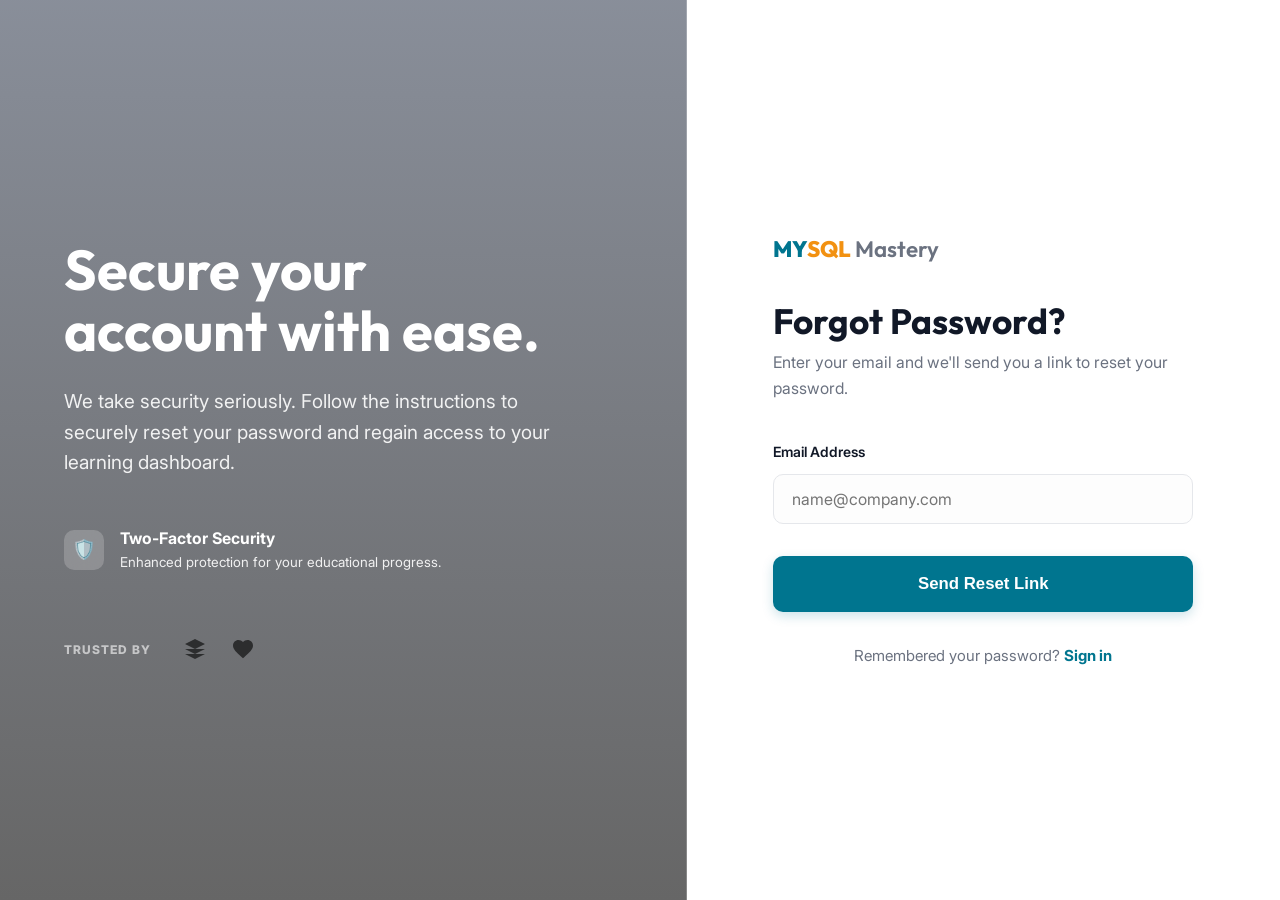
<file: frontend/auth/forgot-password.html>
<!DOCTYPE html>
<html lang="en">

<head>
    <meta charset="UTF-8">
    <meta name="viewport" content="width=device-width, initial-scale=1.0">
    <title>Forgot Password | MySQL Mastery Hub</title>
    <link rel="preconnect" href="https://fonts.googleapis.com">
    <link rel="preconnect" href="https://fonts.gstatic.com" crossorigin>
    <link
        href="https://fonts.googleapis.com/css2?family=Outfit:wght@300;400;600;700;800&family=Inter:wght@300;400;500;600&family=JetBrains+Mono:wght@400;600&display=swap"
        rel="stylesheet">
    <link rel="stylesheet" href="../css/fonts.css">
    <link rel="stylesheet" href="../css/style.css">
    <link rel="stylesheet" href="../css/auth.css">
</head>

<body class="auth-page">
    <div class="auth-container">
        <aside class="auth-visual" style="background-image: linear-gradient(rgba(107, 114, 128, 0.8), rgba(0, 0, 0, 0.6)), url('https://images.unsplash.com/photo-1550751827-4bd374c3f58b?auto=format&fit=crop&q=80&w=2000');">
            <div class="auth-visual-content">
                <h2>Secure your account with ease.</h2>
                <p>We take security seriously. Follow the instructions to securely reset your password and regain access to your learning dashboard.</p>
                
                <div class="auth-features">
                    <div class="auth-feature">
                        <div class="af-icon">🛡️</div>
                        <div>
                            <strong>Two-Factor Security</strong>
                            <p style="font-size: 0.85rem; margin-bottom: 0;">Enhanced protection for your educational progress.</p>
                        </div>
                    </div>
                </div>

                <div class="auth-logos" style="margin-top: 4rem; display: flex; gap: 2rem; align-items: center; opacity: 0.6;">
                    <span style="font-size: 0.75rem; text-transform: uppercase; letter-spacing: 1px; font-weight: 800;">Trusted by</span>
                    <div style="display: flex; gap: 1.5rem; filter: grayscale(1) invert(1);">
                        <svg width="24" height="24" viewBox="0 0 24 24" fill="currentColor"><path d="M12 2L2 7l10 5 10-5-10-5zM2 17l10 5 10-5M2 12l10 5 10-5"/></svg>
                        <svg width="24" height="24" viewBox="0 0 24 24" fill="currentColor"><path d="M12 21.35l-1.45-1.32C5.4 15.36 2 12.28 2 8.5 2 5.42 4.42 3 7.5 3c1.74 0 3.41.81 4.5 2.09C13.09 3.81 14.76 3 16.5 3 19.58 3 22 5.42 22 8.5c0 3.78-3.4 6.86-8.55 11.54L12 21.35z"/></svg>
                    </div>
                </div>
            </div>
        </aside>

        <main class="auth-content">
            <div class="auth-card">
                <header class="auth-header">
                    <a href="../index.html" class="logo">
                        <span class="mysql-blue">MY</span><span class="mysql-orange">SQL</span><span class="logo-text"> Mastery</span>
                    </a>
                    <h1>Forgot Password?</h1>
                    <p>Enter your email and we'll send you a link to reset your password.</p>
                </header>

                <form class="auth-form" id="forgot-form">
                    <div class="form-group">
                        <label for="email">Email Address</label>
                        <input type="email" id="email" class="form-control" placeholder="name@company.com" required>
                    </div>
                    <button type="submit" class="auth-btn">Send Reset Link</button>
                </form>

                <div class="auth-footer">
                    Remembered your password? <a href="login.html">Sign in</a>
                </div>
            </div>

            <!-- Success Message (Hidden by default) -->
            <div class="auth-card" id="success-card" style="display: none; text-align: center;">
                <div style="width: 64px; height: 64px; background: #dcfce7; color: #16a34a; border-radius: 50%; display: flex; align-items: center; justify-content: center; margin: 0 auto 2rem; font-size: 2rem;">✓</div>
                <h1>Check your email</h1>
                <p>We've sent a password reset link to your email address. Please check your inbox and spam folder.</p>
                <div class="auth-footer" style="margin-top: 3rem;">
                    Didn't receive it? <a href="#" onclick="location.reload()">Try again</a>
                </div>
            </div>
        </main>
    </div>

    <script>
        document.getElementById('forgot-form').addEventListener('submit', (e) => {
            e.preventDefault();
            const form = e.target;
            const btn = form.querySelector('.auth-btn');
            btn.textContent = 'Sending...';
            btn.disabled = true;
            
            setTimeout(() => {
                form.parentElement.style.display = 'none';
                document.getElementById('success-card').style.display = 'block';
                document.getElementById('success-card').style.opacity = '1';
            }, 1500);
        });
    </script>
</body>

</html>
</file>
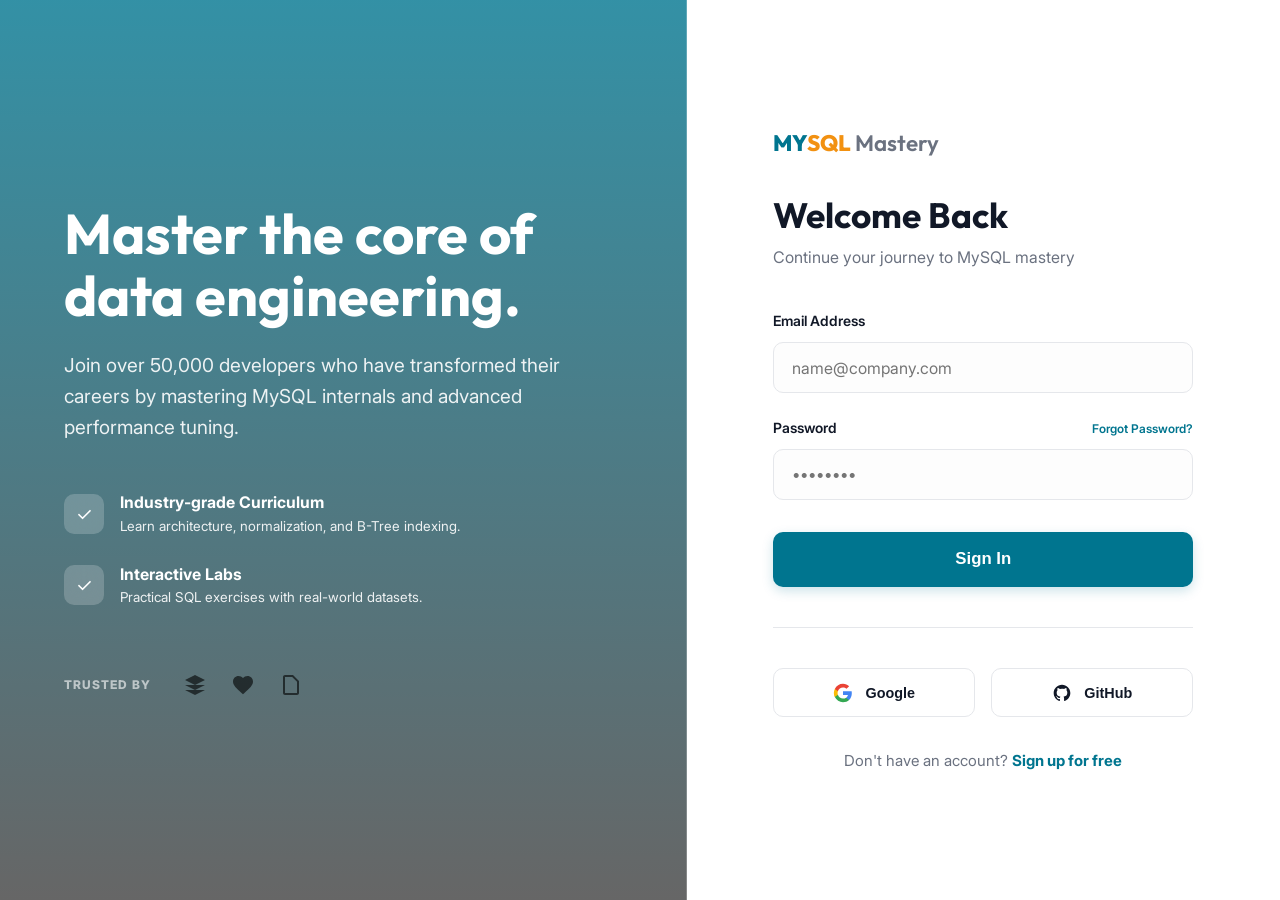
<file: frontend/auth/login.html>
<!DOCTYPE html>
<html lang="en">

<head>
    <meta charset="UTF-8">
    <meta name="viewport" content="width=device-width, initial-scale=1.0">
    <title>Login | MySQL Mastery Hub</title>
    <link rel="preconnect" href="https://fonts.googleapis.com">
    <link rel="preconnect" href="https://fonts.gstatic.com" crossorigin>
    <link
        href="https://fonts.googleapis.com/css2?family=Outfit:wght@300;400;600;700;800&family=Inter:wght@300;400;500;600&family=JetBrains+Mono:wght@400;600&display=swap"
        rel="stylesheet">
    <link rel="stylesheet" href="../css/fonts.css">
    <link rel="stylesheet" href="../css/style.css">
    <link rel="stylesheet" href="../css/auth.css">
</head>

<body class="auth-page">
    <div class="auth-container">
        <aside class="auth-visual">
            <div class="auth-visual-content">
                <h2>Master the core of data engineering.</h2>
                <p>Join over 50,000 developers who have transformed their careers by mastering MySQL internals and
                    advanced performance tuning.</p>

                <div class="auth-features">
                    <div class="auth-feature">
                        <div class="af-icon">✓</div>
                        <div>
                            <strong>Industry-grade Curriculum</strong>
                            <p style="font-size: 0.85rem; margin-bottom: 0;">Learn architecture, normalization, and
                                B-Tree indexing.</p>
                        </div>
                    </div>
                    <div class="auth-feature">
                        <div class="af-icon">✓</div>
                        <div>
                            <strong>Interactive Labs</strong>
                            <p style="font-size: 0.85rem; margin-bottom: 0;">Practical SQL exercises with real-world
                                datasets.</p>
                        </div>
                    </div>
                </div>

                <div class="auth-logos"
                    style="margin-top: 4rem; display: flex; gap: 2rem; align-items: center; opacity: 0.6;">
                    <span
                        style="font-size: 0.75rem; text-transform: uppercase; letter-spacing: 1px; font-weight: 800;">Trusted
                        by</span>
                    <div style="display: flex; gap: 1.5rem; filter: grayscale(1) invert(1);">
                        <!-- Simple SVGs representing company logos -->
                        <svg width="24" height="24" viewBox="0 0 24 24" fill="currentColor">
                            <path d="M12 2L2 7l10 5 10-5-10-5zM2 17l10 5 10-5M2 12l10 5 10-5" />
                        </svg>
                        <svg width="24" height="24" viewBox="0 0 24 24" fill="currentColor">
                            <path
                                d="M12 21.35l-1.45-1.32C5.4 15.36 2 12.28 2 8.5 2 5.42 4.42 3 7.5 3c1.74 0 3.41.81 4.5 2.09C13.09 3.81 14.76 3 16.5 3 19.58 3 22 5.42 22 8.5c0 3.78-3.4 6.86-8.55 11.54L12 21.35z" />
                        </svg>
                        <svg width="24" height="24" viewBox="0 0 24 24" fill="currentColor">
                            <path
                                d="M13.17 4L18 8.83V20H6V4h7.17M14 2H6c-1.1 0-2 .9-2 2v16c0 1.1.9 2 2 2h12c1.1 0 2-.9 2-2V8l-6-6z" />
                        </svg>
                    </div>
                </div>
            </div>
        </aside>

        <main class="auth-content">
            <div class="auth-card">
                <header class="auth-header">
                    <a href="../index.html" class="logo">
                        <span class="mysql-blue">MY</span><span class="mysql-orange">SQL</span><span class="logo-text">
                            Mastery</span>
                    </a>
                    <h1>Welcome Back</h1>
                    <p>Continue your journey to MySQL mastery</p>
                </header>

                <form class="auth-form" id="login-form" action="../../backend/auth/login.php" method="POST">
                    <div class="form-group">
                        <label for="email">Email Address</label>
                        <input type="email" name="u_email" id="email" class="form-control" placeholder="name@company.com" required>
                    </div>
                    <div class="form-group">
                        <div style="display: flex; justify-content: space-between; align-items: center;">
                            <label for="password">Password</label>
                            <a href="forgot-password.html"
                                style="font-size: 0.75rem; color: var(--mysql-blue); text-decoration: none; font-weight: 600;">Forgot
                                Password?</a>
                        </div>
                        <input type="password" name="u_password" id="password" class="form-control" placeholder="••••••••" required>
                    </div>
                    <button type="submit" class="auth-btn">Sign In</button>
                </form>

                <div class="social-auth">
                    <button class="social-btn">
                        <svg viewBox="0 0 24 24">
                            <path
                                d="M22.56 12.25c0-.78-.07-1.53-.2-2.25H12v4.26h5.92c-.26 1.37-1.04 2.53-2.21 3.31v2.77h3.57c2.08-1.92 3.28-4.74 3.28-8.09z"
                                fill="#4285F4" />
                            <path
                                d="M12 23c2.97 0 5.46-.98 7.28-2.66l-3.57-2.77c-.98.66-2.23 1.06-3.71 1.06-2.86 0-5.29-1.93-6.16-4.53H2.18v2.84C3.99 20.53 7.7 23 12 23z"
                                fill="#34A853" />
                            <path
                                d="M5.84 14.09c-.22-.66-.35-1.36-.35-2.09s.13-1.43.35-2.09V7.07H2.18C1.43 8.55 1 10.22 1 12s.43 3.45 1.18 4.93l2.85-2.22.81-.62z"
                                fill="#FBBC05" />
                            <path
                                d="M12 5.38c1.62 0 3.06.56 4.21 1.66l3.15-3.15C17.45 2.09 14.97 1 12 1 7.7 1 3.99 3.47 2.18 7.07l3.66 2.84c.87-2.6 3.3-4.53 6.16-4.53z"
                                fill="#EA4335" />
                        </svg>
                        Google
                    </button>
                    <button class="social-btn">
                        <svg viewBox="0 0 24 24" fill="currentColor">
                            <path
                                d="M12 2C6.477 2 2 6.477 2 12c0 4.418 2.865 8.166 6.839 9.489.5.092.682-.217.682-.482 0-.237-.008-.866-.013-1.7-2.782.604-3.369-1.34-3.369-1.34-.454-1.156-1.11-1.463-1.11-1.463-.908-.62.069-.608.069-.608 1.003.07 1.531 1.03 1.531 1.03.892 1.529 2.341 1.087 2.91.832.092-.647.35-1.088.636-1.338-2.22-.253-4.555-1.11-4.555-4.943 0-1.091.39-1.984 1.029-2.683-.103-.253-.446-1.27.098-2.647 0 0 .84-.269 2.75 1.025A9.564 9.564 0 0112 6.844c.85.004 1.705.115 2.504.337 1.909-1.294 2.747-1.025 2.747-1.025.546 1.377.203 2.394.1 2.647.64.699 1.028 1.592 1.028 2.683 0 3.842-2.339 4.687-4.566 4.935.359.309.678.92.678 1.852 0 1.336-.012 2.415-.012 2.743 0 .267.18.577.688.48C19.137 20.164 22 16.418 22 12c0-5.523-4.477-10-10-10z" />
                        </svg>
                        GitHub
                    </button>
                </div>

                <div class="auth-footer">
                    Don't have an account? <a href="register.html">Sign up for free</a>
                </div>
            </div>
        </main>
    </div>

    <script>
        document.getElementById('login-form').addEventListener('submit', (e) => {
            e.preventDefault();
            const btn = e.target.querySelector('.auth-btn');
            btn.textContent = 'Signing in...';
            btn.disabled = true;

            setTimeout(() => {
                window.location.href = '../index.html';
            }, 1000);
        });
    </script>
</body>

</html>
</file>
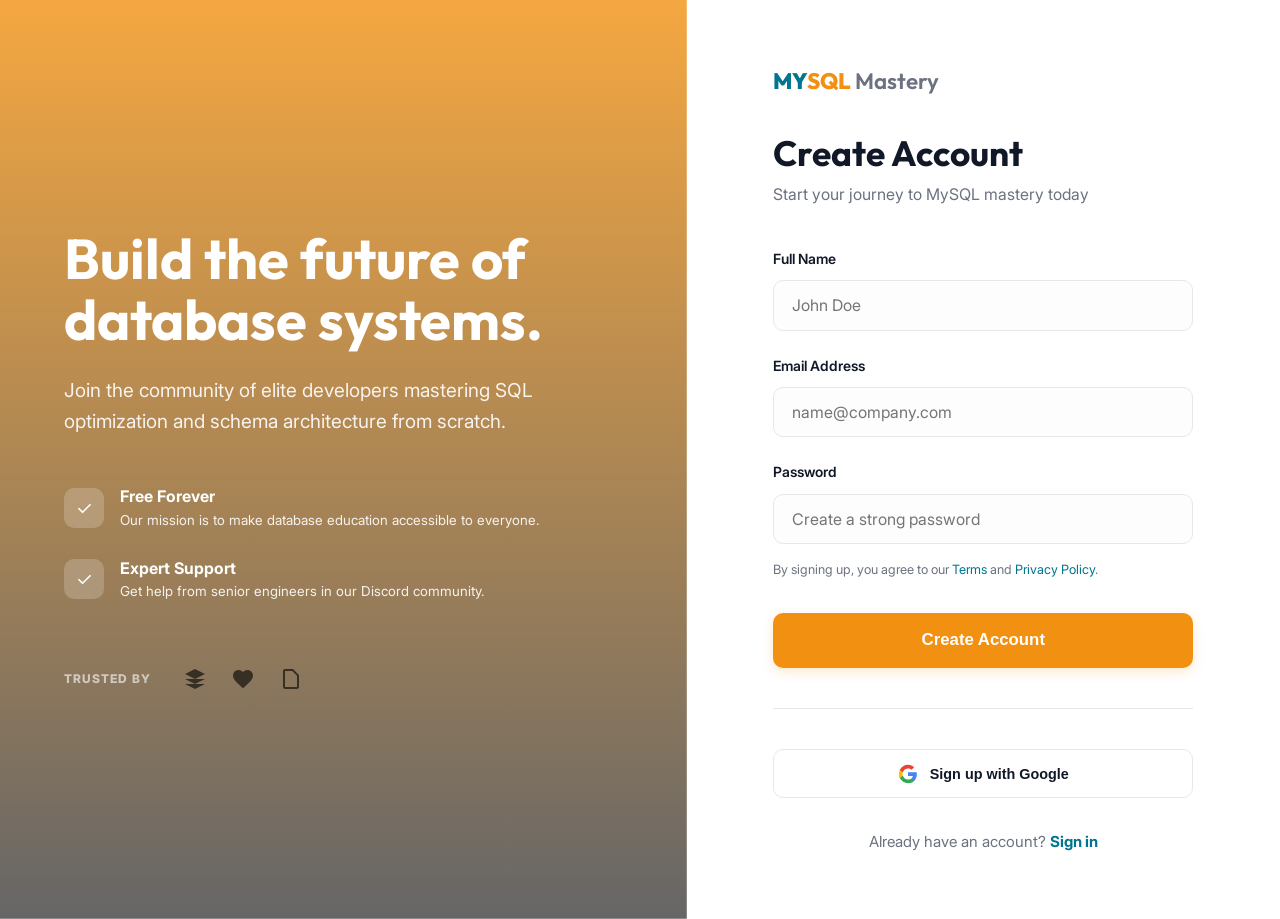
<file: frontend/auth/register.html>
<!DOCTYPE html>
<html lang="en">

<head>
    <meta charset="UTF-8">
    <meta name="viewport" content="width=device-width, initial-scale=1.0">
    <title>Register | MySQL Mastery Hub</title>
    <link rel="preconnect" href="https://fonts.googleapis.com">
    <link rel="preconnect" href="https://fonts.gstatic.com" crossorigin>
    <link
        href="https://fonts.googleapis.com/css2?family=Outfit:wght@300;400;600;700;800&family=Inter:wght@300;400;500;600&family=JetBrains+Mono:wght@400;600&display=swap"
        rel="stylesheet">
    <link rel="stylesheet" href="../css/fonts.css">
    <link rel="stylesheet" href="../css/style.css">
    <link rel="stylesheet" href="../css/auth.css">
</head>

<body class="auth-page">
    <div class="auth-container">
        <aside class="auth-visual" style="background-image: linear-gradient(rgba(242, 145, 17, 0.8), rgba(0, 0, 0, 0.6)), url('https://images.unsplash.com/photo-1516321318423-f06f85e504b3?auto=format&fit=crop&q=80&w=2000');">
            <div class="auth-visual-content">
                <h2>Build the future of database systems.</h2>
                <p>Join the community of elite developers mastering SQL optimization and schema architecture from scratch.</p>
                
                <div class="auth-features">
                    <div class="auth-feature">
                        <div class="af-icon">✓</div>
                        <div>
                            <strong>Free Forever</strong>
                            <p style="font-size: 0.85rem; margin-bottom: 0;">Our mission is to make database education accessible to everyone.</p>
                        </div>
                    </div>
                    <div class="auth-feature">
                        <div class="af-icon">✓</div>
                        <div>
                            <strong>Expert Support</strong>
                            <p style="font-size: 0.85rem; margin-bottom: 0;">Get help from senior engineers in our Discord community.</p>
                        </div>
                    </div>
                </div>

                <div class="auth-logos" style="margin-top: 4rem; display: flex; gap: 2rem; align-items: center; opacity: 0.6;">
                    <span style="font-size: 0.75rem; text-transform: uppercase; letter-spacing: 1px; font-weight: 800;">Trusted by</span>
                    <div style="display: flex; gap: 1.5rem; filter: grayscale(1) invert(1);">
                        <svg width="24" height="24" viewBox="0 0 24 24" fill="currentColor"><path d="M12 2L2 7l10 5 10-5-10-5zM2 17l10 5 10-5M2 12l10 5 10-5"/></svg>
                        <svg width="24" height="24" viewBox="0 0 24 24" fill="currentColor"><path d="M12 21.35l-1.45-1.32C5.4 15.36 2 12.28 2 8.5 2 5.42 4.42 3 7.5 3c1.74 0 3.41.81 4.5 2.09C13.09 3.81 14.76 3 16.5 3 19.58 3 22 5.42 22 8.5c0 3.78-3.4 6.86-8.55 11.54L12 21.35z"/></svg>
                        <svg width="24" height="24" viewBox="0 0 24 24" fill="currentColor"><path d="M13.17 4L18 8.83V20H6V4h7.17M14 2H6c-1.1 0-2 .9-2 2v16c0 1.1.9 2 2 2h12c1.1 0 2-.9 2-2V8l-6-6z"/></svg>
                    </div>
                </div>
            </div>
        </aside>

        <main class="auth-content">
            <div class="auth-card">
                <header class="auth-header">
                    <a href="../index.html" class="logo">
                        <span class="mysql-blue">MY</span><span class="mysql-orange">SQL</span><span class="logo-text"> Mastery</span>
                    </a>
                    <h1>Create Account</h1>
                    <p>Start your journey to MySQL mastery today</p>
                </header>

                <form class="auth-form" id="register-form" action="../../backend/auth/register.php" method="GET">
                    <div class="form-group">
                        <label for="name">Full Name</label>
                        <input type="text" id="name" name="u_name" class="form-control" placeholder="John Doe" required>
                    </div>
                    <div class="form-group">
                        <label for="email">Email Address</label>
                        <input type="email" id="email" name="u_email" class="form-control" placeholder="name@company.com" required>
                    </div>
                    <div class="form-group">
                        <label for="password">Password</label>
                        <input type="password" id="password" name="u_password" class="form-control" placeholder="Create a strong password" required>
                    </div>
                    <div style="font-size: 0.8rem; color: var(--gray); margin-top: -0.5rem;">
                        By signing up, you agree to our <a href="#" style="color: var(--mysql-blue); text-decoration: none;">Terms</a> and <a href="#" style="color: var(--mysql-blue); text-decoration: none;">Privacy Policy</a>.
                    </div>
                    <button type="submit" class="auth-btn" style="background: var(--mysql-orange); box-shadow: 0 4px 12px rgba(242, 145, 17, 0.2);">Create Account</button>
                </form>

                <div class="social-auth">
                    <button class="social-btn" style="grid-column: span 2;">
                        <svg viewBox="0 0 24 24">
                            <path d="M22.56 12.25c0-.78-.07-1.53-.2-2.25H12v4.26h5.92c-.26 1.37-1.04 2.53-2.21 3.31v2.77h3.57c2.08-1.92 3.28-4.74 3.28-8.09z" fill="#4285F4"/>
                            <path d="M12 23c2.97 0 5.46-.98 7.28-2.66l-3.57-2.77c-.98.66-2.23 1.06-3.71 1.06-2.86 0-5.29-1.93-6.16-4.53H2.18v2.84C3.99 20.53 7.7 23 12 23z" fill="#34A853"/>
                            <path d="M5.84 14.09c-.22-.66-.35-1.36-.35-2.09s.13-1.43.35-2.09V7.07H2.18C1.43 8.55 1 10.22 1 12s.43 3.45 1.18 4.93l2.85-2.22.81-.62z" fill="#FBBC05"/>
                            <path d="M12 5.38c1.62 0 3.06.56 4.21 1.66l3.15-3.15C17.45 2.09 14.97 1 12 1 7.7 1 3.99 3.47 2.18 7.07l3.66 2.84c.87-2.6 3.3-4.53 6.16-4.53z" fill="#EA4335"/>
                        </svg>
                        Sign up with Google
                    </button>
                </div>

                <div class="auth-footer">
                    Already have an account? <a href="login.html">Sign in</a>
                </div>
            </div>
        </main>
    </div>
</body>

</html>
</file>
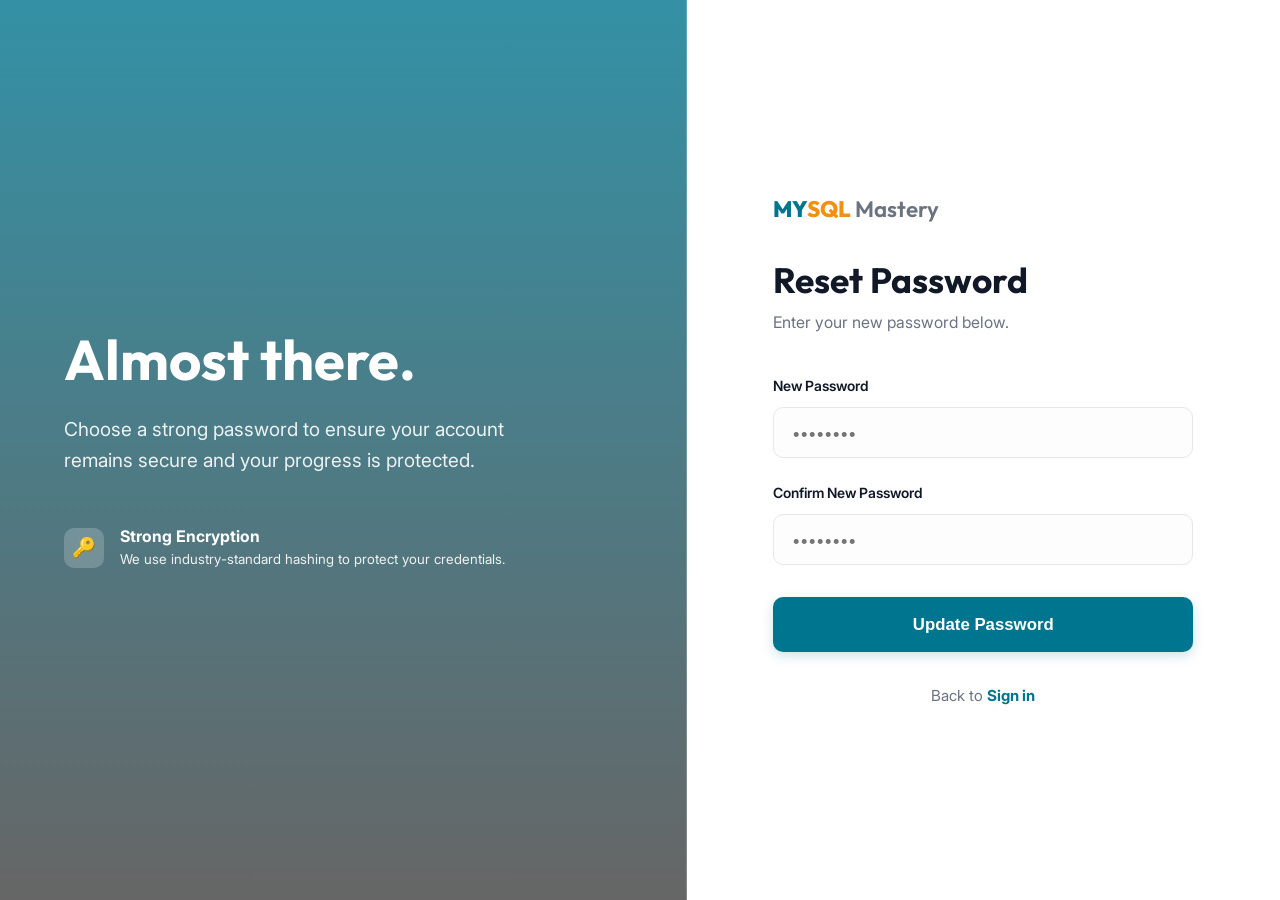
<file: frontend/auth/reset-password.html>
<!DOCTYPE html>
<html lang="en">

<head>
    <meta charset="UTF-8">
    <meta name="viewport" content="width=device-width, initial-scale=1.0">
    <title>Reset Password | MySQL Mastery Hub</title>
    <link rel="preconnect" href="https://fonts.googleapis.com">
    <link rel="preconnect" href="https://fonts.gstatic.com" crossorigin>
    <link
        href="https://fonts.googleapis.com/css2?family=Outfit:wght@300;400;600;700;800&family=Inter:wght@300;400;500;600&family=JetBrains+Mono:wght@400;600&display=swap"
        rel="stylesheet">
    <link rel="stylesheet" href="../css/fonts.css">
    <link rel="stylesheet" href="../css/style.css">
    <link rel="stylesheet" href="../css/auth.css">
</head>

<body class="auth-page">
    <div class="auth-container">
        <aside class="auth-visual" style="background-image: linear-gradient(rgba(0, 117, 143, 0.8), rgba(0, 0, 0, 0.6)), url('https://images.unsplash.com/photo-1633265486232-442b84444ce4?auto=format&fit=crop&q=80&w=2000');">
            <div class="auth-visual-content">
                <h2>Almost there.</h2>
                <p>Choose a strong password to ensure your account remains secure and your progress is protected.</p>
                
                <div class="auth-features">
                    <div class="auth-feature">
                        <div class="af-icon">🔑</div>
                        <div>
                            <strong>Strong Encryption</strong>
                            <p style="font-size: 0.85rem; margin-bottom: 0;">We use industry-standard hashing to protect your credentials.</p>
                        </div>
                    </div>
                </div>
            </div>
        </aside>

        <main class="auth-content">
            <div class="auth-card">
                <header class="auth-header">
                    <a href="../index.html" class="logo">
                        <span class="mysql-blue">MY</span><span class="mysql-orange">SQL</span><span class="logo-text"> Mastery</span>
                    </a>
                    <h1>Reset Password</h1>
                    <p>Enter your new password below.</p>
                </header>

                <form class="auth-form" id="reset-form">
                    <div class="form-group">
                        <label for="password">New Password</label>
                        <input type="password" id="password" class="form-control" placeholder="••••••••" required>
                    </div>
                    <div class="form-group">
                        <label for="confirm-password">Confirm New Password</label>
                        <input type="password" id="confirm-password" class="form-control" placeholder="••••••••" required>
                    </div>
                    <button type="submit" class="auth-btn">Update Password</button>
                </form>

                <div class="auth-footer">
                    Back to <a href="login.html">Sign in</a>
                </div>
            </div>

            <!-- Success Message -->
            <div class="auth-card" id="reset-success-card" style="display: none; text-align: center;">
                <div style="width: 64px; height: 64px; background: #dcfce7; color: #16a34a; border-radius: 50%; display: flex; align-items: center; justify-content: center; margin: 0 auto 2rem; font-size: 2rem;">✓</div>
                <h1>Password Updated</h1>
                <p>Your password has been successfully reset. You can now log in with your new credentials.</p>
                <div style="margin-top: 2rem;">
                    <a href="login.html" class="auth-btn" style="display: block; text-decoration: none;">Sign In Now</a>
                </div>
            </div>
        </main>
    </div>

    <script>
        document.getElementById('reset-form').addEventListener('submit', (e) => {
            e.preventDefault();
            const password = document.getElementById('password').value;
            const confirm = document.getElementById('confirm-password').value;

            if (password !== confirm) {
                alert('Passwords do not match!');
                return;
            }

            const form = e.target;
            const btn = form.querySelector('.auth-btn');
            btn.textContent = 'Updating...';
            btn.disabled = true;
            
            setTimeout(() => {
                form.parentElement.style.display = 'none';
                document.getElementById('reset-success-card').style.display = 'block';
                document.getElementById('reset-success-card').style.opacity = '1';
            }, 1500);
        });
    </script>
</body>

</html>
</file>
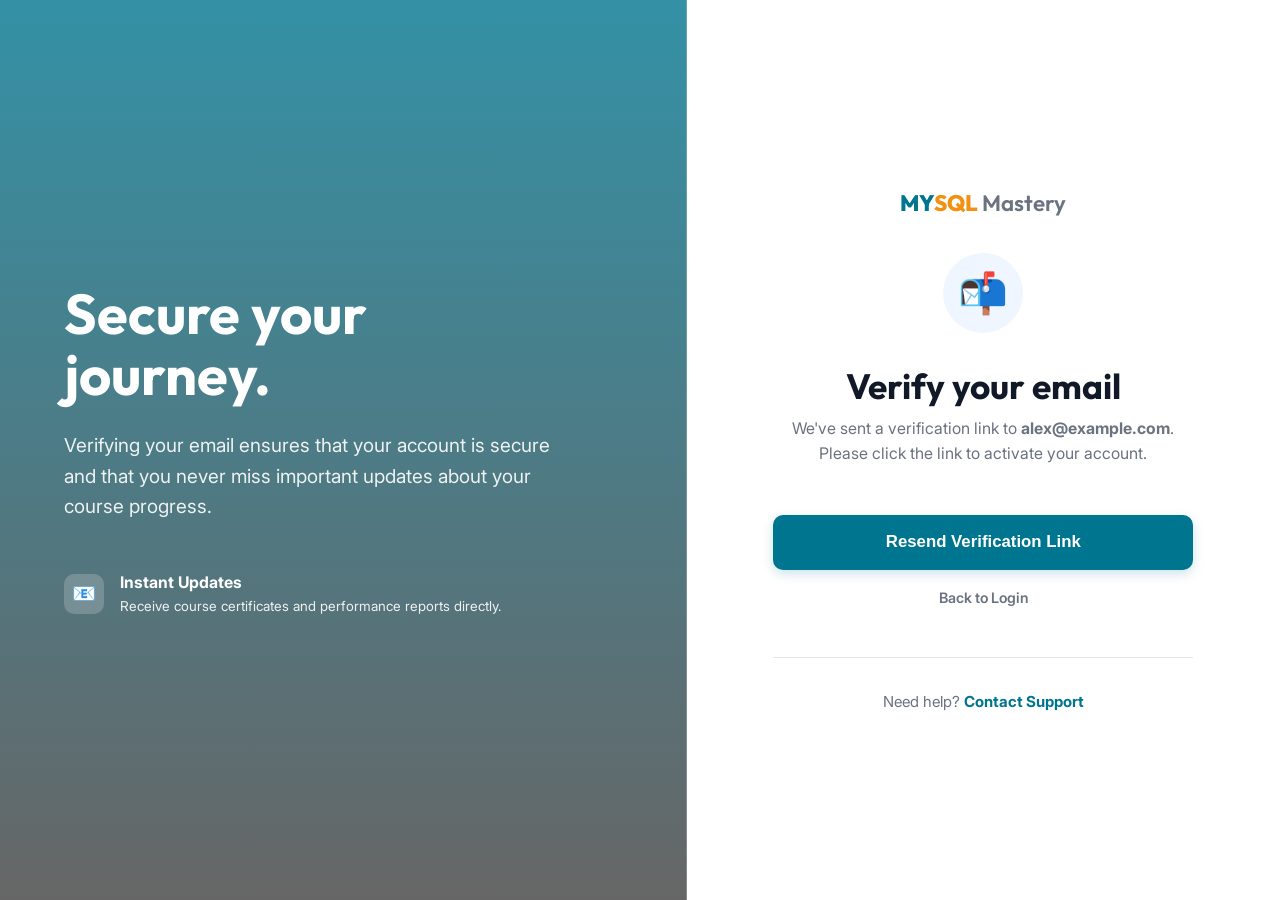
<file: frontend/auth/verify-email.html>
<!DOCTYPE html>
<html lang="en">

<head>
    <meta charset="UTF-8">
    <meta name="viewport" content="width=device-width, initial-scale=1.0">
    <title>Verify Email | MySQL Mastery Hub</title>
    <link rel="preconnect" href="https://fonts.googleapis.com">
    <link rel="preconnect" href="https://fonts.gstatic.com" crossorigin>
    <link
        href="https://fonts.googleapis.com/css2?family=Outfit:wght@300;400;600;700;800&family=Inter:wght@300;400;500;600&family=JetBrains+Mono:wght@400;600&display=swap"
        rel="stylesheet">
    <link rel="stylesheet" href="../css/fonts.css">
    <link rel="stylesheet" href="../css/style.css">
    <link rel="stylesheet" href="../css/auth.css">
</head>

<body class="auth-page">
    <div class="auth-container">
        <aside class="auth-visual" style="background-image: linear-gradient(rgba(0, 117, 143, 0.8), rgba(0, 0, 0, 0.6)), url('https://images.unsplash.com/photo-1557200134-90327ee9fafa?auto=format&fit=crop&q=80&w=2000');">
            <div class="auth-visual-content">
                <h2>Secure your journey.</h2>
                <p>Verifying your email ensures that your account is secure and that you never miss important updates about your course progress.</p>
                
                <div class="auth-features">
                    <div class="auth-feature">
                        <div class="af-icon">📧</div>
                        <div>
                            <strong>Instant Updates</strong>
                            <p style="font-size: 0.85rem; margin-bottom: 0;">Receive course certificates and performance reports directly.</p>
                        </div>
                    </div>
                </div>
            </div>
        </aside>

        <main class="auth-content">
            <div class="auth-card" style="text-align: center;">
                <header class="auth-header" style="text-align: center;">
                    <a href="../index.html" class="logo">
                        <span class="mysql-blue">MY</span><span class="mysql-orange">SQL</span><span class="logo-text"> Mastery</span>
                    </a>
                    <div style="width: 80px; height: 80px; background: #eff6ff; color: #3b82f6; border-radius: 50%; display: flex; align-items: center; justify-content: center; margin: 0 auto 2rem; font-size: 2.5rem;">📬</div>
                    <h1>Verify your email</h1>
                    <p>We've sent a verification link to <strong>alex@example.com</strong>. Please click the link to activate your account.</p>
                </header>

                <div style="display: flex; flex-direction: column; gap: 1rem; margin-top: 2rem;">
                    <button class="auth-btn" onclick="this.textContent='Link Resent!'; this.style.background='#16a34a';">Resend Verification Link</button>
                    <a href="login.html" style="color: var(--gray); text-decoration: none; font-size: 0.9rem; font-weight: 600;">Back to Login</a>
                </div>

                <div class="auth-footer" style="margin-top: 3rem; padding-top: 2rem; border-top: 1px solid var(--border);">
                    Need help? <a href="#">Contact Support</a>
                </div>
            </div>
        </main>
    </div>
</body>

</html>
</file>
<file: frontend/css/fonts.css>
/* Central font loader - Self-hosted TTF fonts */

/* Inter - Light (300) */
@font-face {
  font-family: 'Inter';
  src: url('../fonts/Inter_24pt-Light.ttf') format('truetype');
  font-weight: 300;
  font-style: normal;
  font-display: swap;
}

/* Inter - Light Italic (300) */
@font-face {
  font-family: 'Inter';
  src: url('../fonts/Inter_24pt-LightItalic.ttf') format('truetype');
  font-weight: 300;
  font-style: italic;
  font-display: swap;
}

/* Inter - Regular (400) */
@font-face {
  font-family: 'Inter';
  src: url('../fonts/Inter_24pt-Regular.ttf') format('truetype');
  font-weight: 400;
  font-style: normal;
  font-display: swap;
}

/* Inter - Italic (400) */
@font-face {
  font-family: 'Inter';
  src: url('../fonts/Inter_24pt-Italic.ttf') format('truetype');
  font-weight: 400;
  font-style: italic;
  font-display: swap;
}

/* Inter - Medium (500) */
@font-face {
  font-family: 'Inter';
  src: url('../fonts/Inter_24pt-Medium.ttf') format('truetype');
  font-weight: 500;
  font-style: normal;
  font-display: swap;
}

/* Inter - Medium Italic (500) */
@font-face {
  font-family: 'Inter';
  src: url('../fonts/Inter_24pt-MediumItalic.ttf') format('truetype');
  font-weight: 500;
  font-style: italic;
  font-display: swap;
}

/* Inter - SemiBold (600) */
@font-face {
  font-family: 'Inter';
  src: url('../fonts/Inter_24pt-SemiBold.ttf') format('truetype');
  font-weight: 600;
  font-style: normal;
  font-display: swap;
}

/* Inter - SemiBold Italic (600) */
@font-face {
  font-family: 'Inter';
  src: url('../fonts/Inter_24pt-SemiBoldItalic.ttf') format('truetype');
  font-weight: 600;
  font-style: italic;
  font-display: swap;
}

/* Inter - Bold (700) */
@font-face {
  font-family: 'Inter';
  src: url('../fonts/Inter_24pt-Bold.ttf') format('truetype');
  font-weight: 700;
  font-style: normal;
  font-display: swap;
}

/* Inter - Bold Italic (700) */
@font-face {
  font-family: 'Inter';
  src: url('../fonts/Inter_24pt-BoldItalic.ttf') format('truetype');
  font-weight: 700;
  font-style: italic;
  font-display: swap;
}

/* Inter - ExtraBold (800) */
@font-face {
  font-family: 'Inter';
  src: url('../fonts/Inter_24pt-ExtraBold.ttf') format('truetype');
  font-weight: 800;
  font-style: normal;
  font-display: swap;
}

/* Inter - ExtraBold Italic (800) */
@font-face {
  font-family: 'Inter';
  src: url('../fonts/Inter_24pt-ExtraBoldItalic.ttf') format('truetype');
  font-weight: 800;
  font-style: italic;
  font-display: swap;
}

/* Outfit - Bold (700) */
@font-face {
  font-family: 'Outfit';
  src: url('../fonts/Outfit-Bold.ttf') format('truetype');
  font-weight: 700;
  font-style: normal;
  font-display: swap;
}

/* JetBrains Mono - Regular (400) */
@font-face {
  font-family: 'JetBrains Mono';
  src: url('../fonts/JetBrainsMono-Regular.ttf') format('truetype');
  font-weight: 400;
  font-style: normal;
  font-display: swap;
}
</file>
<file: frontend/css/style.css>
:root {
    --mysql-blue: #00758f;
    --mysql-orange: #f29111;
    --dark: #111827;
    --light: #ffffff;
    --border: #e5e7eb;
    --gray: #6b7280;
    --bg-alt: #f9fafb;
    --sidebar-w: 280px;
    --ease: cubic-bezier(0.4, 0, 0.2, 1);
    --transition: all 0.2s var(--ease);
}

* {
    margin: 0;
    padding: 0;
    box-sizing: border-box;
}

html {
    scroll-behavior: smooth;
}

body {
    font-family: 'Inter', sans-serif;
    background: var(--light);
    color: var(--dark);
    line-height: 1.6;
    -webkit-font-smoothing: antialiased;
}

h1,
h2,
h3,
h4,
h5 {
    font-family: 'Outfit', sans-serif;
    font-weight: 700;
    line-height: 1.2;
}

::-webkit-scrollbar {
    width: 6px;
    height: 6px;
}

::-webkit-scrollbar-track {
    background: transparent;
}

::-webkit-scrollbar-thumb {
    background: #d1d5db;
    border-radius: 10px;
}

::-webkit-scrollbar-thumb:hover {
    background: var(--mysql-blue);
}

.container {
    max-width: 1200px;
    margin: 0 auto;
    padding: 0 2rem;
}

.mysql-blue {
    color: var(--mysql-blue);
}

.mysql-orange {
    color: var(--mysql-orange);
}

code {
    background: #f3f4f6;
    padding: 0.15rem 0.45rem;
    border-radius: 4px;
    font-family: 'JetBrains Mono', monospace;
    font-size: 0.85em;
    color: var(--mysql-blue);
}

/* ── HEADER ── */
.clean-header {
    border-bottom: 1px solid var(--border);
    background: var(--light);
    position: sticky;
    top: 0;
    z-index: 100;
}

.clean-header .container {
    display: flex;
    align-items: center;
    gap: 2rem;
    padding-top: 1.2rem;
    padding-bottom: 1.2rem;
}

.logo {
    font-family: 'Outfit', sans-serif;
    font-size: 1.4rem;
    font-weight: 800;
    text-decoration: none;
    color: var(--dark);
    flex-shrink: 0;
}

.logo-text {
    font-weight: 600;
    color: var(--gray);
}

.clean-nav {
    list-style: none;
    display: flex;
    gap: 2rem;
    margin-left: 2rem;
}

.clean-nav a {
    text-decoration: none;
    color: var(--gray);
    font-weight: 500;
    font-size: 0.9rem;
    transition: var(--transition);
}

.clean-nav a:hover,
.clean-nav a.active {
    color: var(--mysql-blue);
}

.nav-cta {
    margin-left: auto;
    text-decoration: none;
    background: var(--mysql-blue);
    color: white;
    padding: 0.6rem 1.4rem;
    border-radius: 6px;
    font-size: 0.85rem;
    font-weight: 700;
    transition: var(--transition);
}

.nav-cta:hover {
    background: #005f74;
}

/* ── BUTTONS ── */
.btn {
    display: inline-block;
    text-decoration: none;
    padding: 0.85rem 2rem;
    border-radius: 8px;
    font-weight: 700;
    font-size: 0.95rem;
    transition: var(--transition);
}

.btn.primary {
    background: var(--mysql-blue);
    color: white;
}

.btn.primary:hover {
    background: #005f74;
}

.btn.outline {
    border: 1.5px solid var(--border);
    color: var(--dark);
    background: white;
}

.btn.outline:hover {
    border-color: var(--mysql-blue);
    color: var(--mysql-blue);
}

/* ── HERO ── */
.hero {
    padding: 7rem 0 6rem;
    text-align: center;
    border-bottom: 1px solid var(--border);
}

.hero-label {
    display: inline-block;
    background: #f0fdf4;
    color: #16a34a;
    border: 1px solid #bbf7d0;
    padding: 0.4rem 1rem;
    border-radius: 50px;
    font-size: 0.78rem;
    font-weight: 700;
    margin-bottom: 2rem;
    letter-spacing: 0.5px;
}

.hero h1 {
    font-size: 4.2rem;
    line-height: 1.08;
    margin-bottom: 1.5rem;
    max-width: 800px;
    margin-left: auto;
    margin-right: auto;
}

.hero p {
    font-size: 1.2rem;
    color: var(--gray);
    max-width: 680px;
    margin: 0 auto 3rem;
    line-height: 1.8;
}

.hero-actions {
    display: flex;
    justify-content: center;
    gap: 1rem;
    flex-wrap: wrap;
    margin-bottom: 4rem;
}

.hero-stats {
    display: flex;
    justify-content: center;
    align-items: center;
    gap: 0;
}

.stat {
    padding: 0 2.5rem;
    text-align: center;
}

.stat strong {
    display: block;
    font-size: 2rem;
    font-weight: 800;
    color: var(--dark);
}

.stat span {
    font-size: 0.85rem;
    color: var(--gray);
}

.stat-div {
    width: 1px;
    height: 40px;
    background: var(--border);
}

/* ── CURRICULUM ── */
.curriculum-section {
    padding: 7rem 0;
}

.section-head {
    text-align: center;
    margin-bottom: 4rem;
}

.section-eyebrow {
    font-size: 0.78rem;
    font-weight: 800;
    text-transform: uppercase;
    letter-spacing: 2px;
    color: var(--mysql-orange);
    margin-bottom: 1rem;
    display: block;
}

.section-head h2 {
    font-size: 3rem;
    margin-bottom: 1rem;
}

.section-head p {
    color: var(--gray);
    font-size: 1.1rem;
}

.module-cards {
    display: grid;
    grid-template-columns: repeat(3, 1fr);
    gap: 1.5rem;
}

.module-card {
    display: flex;
    gap: 1.5rem;
    padding: 2rem;
    border: 1px solid var(--border);
    border-radius: 16px;
    text-decoration: none;
    color: inherit;
    transition: var(--transition);
    background: white;
    align-items: flex-start;
}

.module-card:hover {
    border-color: var(--mysql-blue);
    transform: translateY(-4px);
}

.module-card.featured {
    border-color: var(--mysql-blue);
    background: #f0f9ff;
}

.module-card:nth-child(4),
.module-card:nth-child(5) {
    grid-column: span 1;
}

.module-cards .module-card:nth-child(4) {
    grid-column: 1 / 2;
}

.module-cards .module-card:nth-child(5) {
    grid-column: 2 / 3;
}

.mc-icon {
    font-size: 2rem;
    flex-shrink: 0;
    width: 52px;
    height: 52px;
    display: flex;
    align-items: center;
    justify-content: center;
    border-radius: 12px;
}

.mc-icon.arch {
    background: #f0f9ff;
}

.mc-icon.schema {
    background: #fff7ed;
}

.mc-icon.norm {
    background: #f0fdf4;
}

.mc-icon.query {
    background: #fdf4ff;
}

.mc-icon.perf {
    background: #fefce8;
}

.mc-num {
    font-size: 0.72rem;
    font-weight: 800;
    color: var(--gray);
    text-transform: uppercase;
    letter-spacing: 1px;
    margin-bottom: 0.5rem;
}

.mc-body h3 {
    font-size: 1.2rem;
    margin-bottom: 0.5rem;
}

.mc-body p {
    font-size: 0.88rem;
    color: var(--gray);
    margin-bottom: 1rem;
    line-height: 1.5;
}

.mc-topics {
    list-style: none;
    display: flex;
    flex-direction: column;
    gap: 0.3rem;
}

.mc-topics li {
    font-size: 0.8rem;
    color: var(--gray);
    padding-left: 1rem;
    position: relative;
}

.mc-topics li::before {
    content: '→';
    position: absolute;
    left: 0;
    color: var(--mysql-blue);
}

/* ── NORMALIZATION TEASER ── */
.norm-teaser {
    background: var(--bg-alt);
    padding: 7rem 0;
    border-top: 1px solid var(--border);
    border-bottom: 1px solid var(--border);
}

.norm-inner {
    display: grid;
    grid-template-columns: 1fr 1fr;
    gap: 6rem;
    align-items: center;
}

.norm-text .section-eyebrow {
    text-align: left;
}

.norm-text h2 {
    font-size: 2.8rem;
    margin-bottom: 1.5rem;
}

.norm-text>p {
    color: var(--gray);
    line-height: 1.8;
    margin-bottom: 2rem;
}

.norm-checks {
    display: flex;
    flex-direction: column;
    gap: 1.5rem;
    margin-bottom: 2.5rem;
}

.norm-check {
    display: flex;
    gap: 1rem;
    align-items: flex-start;
}

.chk {
    width: 26px;
    height: 26px;
    background: var(--mysql-blue);
    color: white;
    border-radius: 6px;
    display: flex;
    align-items: center;
    justify-content: center;
    font-weight: 900;
    font-size: 0.8rem;
    flex-shrink: 0;
    margin-top: 2px;
}

.norm-check strong {
    display: block;
    font-size: 0.95rem;
    margin-bottom: 0.2rem;
}

.norm-check p {
    font-size: 0.85rem;
    color: var(--gray);
    margin: 0;
}

.norm-card {
    background: white;
    border: 1px solid var(--border);
    border-radius: 16px;
    overflow: hidden;
}

.nc-header {
    padding: 0.8rem 1.2rem;
    background: var(--bg-alt);
    border-bottom: 1px solid var(--border);
}

.badge {
    padding: 0.25rem 0.75rem;
    border-radius: 50px;
    font-size: 0.72rem;
    font-weight: 700;
}

.badge.red {
    background: #fee2e2;
    color: #dc2626;
}

.badge.green {
    background: #dcfce7;
    color: #16a34a;
}

.mini-table {
    width: 100%;
    border-collapse: collapse;
}

.mini-table th,
.mini-table td {
    padding: 0.7rem 1.2rem;
    text-align: left;
    font-size: 0.85rem;
    border-bottom: 1px solid var(--border);
}

.mini-table th {
    background: var(--bg-alt);
    font-size: 0.72rem;
    text-transform: uppercase;
    color: var(--gray);
}

.mini-table td.bad {
    color: #dc2626;
    font-weight: 600;
}

.mini-table td.good {
    color: #16a34a;
    font-weight: 600;
}

.nc-arrow {
    text-align: center;
    padding: 0.7rem;
    font-size: 0.8rem;
    color: var(--gray);
    background: #fffbeb;
    border-top: 1px solid var(--border);
    border-bottom: 1px solid var(--border);
    font-weight: 700;
}

/* ── START SECTION ── */
.start-section {
    padding: 7rem 0;
    text-align: center;
}

.start-inner h2 {
    font-size: 2.8rem;
    margin-bottom: 1rem;
}

.start-inner p {
    color: var(--gray);
    font-size: 1.1rem;
    margin-bottom: 2.5rem;
}

.start-actions {
    display: flex;
    justify-content: center;
    gap: 1rem;
    flex-wrap: wrap;
}

/* ── FOOTER ── */
.site-footer {
    background: var(--dark);
    color: #9ca3af;
    padding: 5rem 0 0;
}

.footer-inner {
    display: grid;
    grid-template-columns: 1fr 1fr;
    gap: 4rem;
    padding-bottom: 4rem;
    border-bottom: 1px solid #374151;
}

.footer-brand .logo {
    color: white;
    font-family: 'Outfit', sans-serif;
    font-size: 1.3rem;
    font-weight: 800;
    display: block;
    margin-bottom: 1rem;
}

.footer-brand p {
    font-size: 0.9rem;
    line-height: 1.6;
}

.footer-links {
    display: grid;
    grid-template-columns: 1fr 1fr;
    gap: 2rem;
}

.fl-group {
    display: flex;
    flex-direction: column;
    gap: 0.6rem;
}

.fl-group strong {
    color: white;
    font-size: 0.85rem;
    margin-bottom: 0.5rem;
    display: block;
}

.fl-group a {
    text-decoration: none;
    color: #9ca3af;
    font-size: 0.85rem;
    transition: var(--transition);
}

.fl-group a:hover {
    color: var(--mysql-blue);
}

.footer-bottom {
    padding: 1.5rem 0;
    font-size: 0.82rem;
    text-align: center;
}

/* ════════════════════════════════
   HAMBURGER NAV (index.html mobile)
   ════════════════════════════════ */
.nav-hamburger {
    display: none;
    flex-direction: column;
    justify-content: center;
    gap: 5px;
    background: transparent;
    border: none;
    cursor: pointer;
    padding: 0.4rem;
    margin-right: auto;
    order: -1;
}

.nav-hamburger span {
    display: block;
    width: 22px;
    height: 2px;
    background: var(--dark);
    border-radius: 2px;
    transition: var(--transition);
}

.nav-hamburger.open span:nth-child(1) {
    transform: translateY(7px) rotate(45deg);
}

.nav-hamburger.open span:nth-child(2) {
    opacity: 0;
}

.nav-hamburger.open span:nth-child(3) {
    transform: translateY(-7px) rotate(-45deg);
}

/* ════════════════════════════════
   MOBILE RESPONSIVE — index.html
   ════════════════════════════════ */

@media (max-width: 768px) {

    /* Header */
    .clean-header .container {
        flex-wrap: wrap;
        gap: 0.75rem;
    }

    .nav-hamburger {
        display: flex;
    }

    .clean-nav {
        display: none;
        flex-direction: column;
        width: 100%;
        gap: 0;
        margin-left: 0;
        border-top: 1px solid var(--border);
        padding-top: 0.75rem;
        padding-bottom: 0.5rem;
        order: 10;
    }

    .clean-nav.open {
        display: flex;
    }

    .clean-nav li {
        width: 100%;
    }

    .clean-nav a {
        display: block;
        padding: 0.5rem 0;
        font-size: 0.95rem;
    }

    .nav-cta {
        display: none;
    }

    /* Hero */
    .hero {
        padding: 4rem 0 3.5rem;
    }

    .hero h1 {
        font-size: 2.4rem;
    }

    .hero p {
        font-size: 1rem;
    }

    .hero-actions {
        flex-direction: column;
        align-items: center;
    }

    .hero-stats {
        flex-wrap: wrap;
        gap: 1rem;
        justify-content: center;
    }

    .stat-div {
        display: none;
    }

    .stat {
        padding: 0 1rem;
    }

    /* Curriculum cards */
    .module-cards {
        grid-template-columns: 1fr;
    }

    .module-cards .module-card:nth-child(4),
    .module-cards .module-card:nth-child(5) {
        grid-column: auto;
    }

    .module-card {
        flex-direction: row;
        gap: 1rem;
        padding: 1.25rem;
    }

    .mc-icon {
        width: 44px;
        height: 44px;
    }

    /* Normalization teaser */
    .norm-inner {
        grid-template-columns: 1fr;
        gap: 2.5rem;
    }

    /* Footer */
    .footer-inner {
        grid-template-columns: 1fr;
        gap: 2rem;
    }

    .hero-stats {
        flex-wrap: wrap;
    }

    /* General section */
    .section-head h2 {
        font-size: 2rem;
    }
}

@media (max-width: 480px) {
    .hero h1 {
        font-size: 1.9rem;
    }

    .hero p {
        font-size: 0.95rem;
    }

    .btn {
        padding: 0.75rem 1.5rem;
        font-size: 0.88rem;
    }

    .mc-icon {
        width: 38px;
        height: 38px;
        border-radius: 8px;
    }

    .norm-text h2 {
        font-size: 2rem;
    }
}
</file>
<file: frontend/css/course.css>
/* ════════════════════════════════
   COURSE PAGE STYLES
   ════════════════════════════════ */

.course-layout-v2 {
    display: flex;
}

.course-sidebar {
    width: var(--sidebar-w);
    height: 100vh;
    position: fixed;
    left: 0;
    top: 0;
    border-right: 1px solid var(--border);
    padding: 0;
    overflow-y: auto;
    background: var(--light);
    display: flex;
    flex-direction: column;
}

.sidebar-logo {
    padding: 1.5rem 1.5rem 1rem;
    border-bottom: 1px solid var(--border);
    flex-shrink: 0;
}

.sidebar-logo a {
    text-decoration: none;
    font-family: 'Outfit', sans-serif;
    font-size: 1.3rem;
    font-weight: 800;
    color: var(--dark);
}

.course-toc {
    padding: 1.5rem;
    flex: 1;
}

.toc-group {
    margin-bottom: 2rem;
}

.toc-title {
    font-size: 0.68rem;
    text-transform: uppercase;
    color: #9ca3af;
    font-weight: 800;
    letter-spacing: 1.5px;
    display: block;
    margin-bottom: 0.6rem;
    padding-left: 0.5rem;
}

.toc-link {
    display: block;
    padding: 0.45rem 0.75rem;
    text-decoration: none;
    color: var(--gray);
    font-size: 0.84rem;
    font-weight: 500;
    transition: var(--transition);
    border-radius: 6px;
    margin-bottom: 2px;
}

.toc-link:hover {
    background: var(--bg-alt);
    color: var(--dark);
}

.toc-link.active {
    background: #f0f9ff;
    color: var(--mysql-blue);
    font-weight: 700;
}

.course-main {
    margin-left: var(--sidebar-w);
    flex: 1;
    min-width: 0;
}

.course-top-nav {
    padding: 0.9rem 3rem;
    border-bottom: 1px solid var(--border);
    display: flex;
    justify-content: space-between;
    align-items: center;
    background: rgba(255, 255, 255, 0.95);
    position: sticky;
    top: 0;
    z-index: 50;
    backdrop-filter: blur(8px);
}

.breadcrumb {
    font-size: 0.82rem;
    color: var(--gray);
}

#current-module {
    color: var(--dark);
    font-weight: 700;
}

.back-home {
    text-decoration: none;
    color: var(--mysql-blue);
    font-size: 0.85rem;
    font-weight: 700;
}

.content-wrapper {
    max-width: 860px;
    margin: 0 auto;
    padding: 4rem 3rem 12rem;
}

.doc-section {
    margin-bottom: 7rem;
    scroll-margin-top: 80px;
    padding-top: 1rem;
    border-top: 2px solid var(--border);
}

.doc-section:first-child {
    border-top: none;
}

.doc-section h1 {
    font-size: 2.8rem;
    margin-bottom: 0.75rem;
    margin-top: 2rem;
}

.doc-section h2 {
    font-size: 2.2rem;
    margin-bottom: 0.75rem;
    margin-top: 2rem;
}

.doc-section h3 {
    font-size: 1.4rem;
    margin-top: 2.5rem;
    margin-bottom: 1rem;
}

.doc-section p {
    font-size: 0.95rem;
    color: #374151;
    line-height: 1.8;
    margin-bottom: 1rem;
}

.section-intro {
    font-size: 1.1rem !important;
    color: var(--gray) !important;
    border-left: 3px solid var(--mysql-blue);
    padding-left: 1rem;
    margin-bottom: 2.5rem !important;
}

/* Section header block */
.section-badge {
    display: inline-block;
    font-size: 0.72rem;
    font-weight: 800;
    text-transform: uppercase;
    letter-spacing: 1px;
    padding: 0.3rem 0.75rem;
    border-radius: 50px;
    background: #f0f9ff;
    color: var(--mysql-blue);
    margin-bottom: 0.5rem;
}

/* Tables */
.doc-table {
    width: 100%;
    border-collapse: collapse;
    margin: 2rem 0;
    font-size: 0.88rem;
    border: 1px solid var(--border);
    border-radius: 8px;
    overflow: hidden;
}

.doc-table th,
.doc-table td {
    padding: 0.9rem 1.1rem;
    text-align: left;
    border-bottom: 1px solid var(--border);
}

.doc-table tr:last-child td {
    border-bottom: none;
}

.doc-table th {
    background: var(--bg-alt);
    color: var(--gray);
    text-transform: uppercase;
    letter-spacing: 0.5px;
    font-size: 0.72rem;
}

.doc-table td:first-child {
    font-family: 'JetBrains Mono', monospace;
    font-size: 0.82rem;
}

/* Code editor */
.code-editor {
    background: #0d1117;
    border-radius: 10px;
    overflow: hidden;
    margin: 2rem 0;
    border: 1px solid #30363d;
}

.editor-header {
    background: #161b22;
    padding: 0.6rem 1.2rem;
    color: #8b949e;
    font-size: 0.72rem;
    font-family: 'JetBrains Mono', monospace;
    display: flex;
    align-items: center;
    gap: 0.5rem;
    border-bottom: 1px solid #30363d;
}

.editor-header::before {
    content: '';
    display: flex;
    gap: 4px;
}

.editor-filename {
    flex: 1;
}

.code-editor pre {
    padding: 1.5rem;
    color: #e6edf3;
    font-family: 'JetBrains Mono', monospace;
    font-size: 0.85rem;
    overflow-x: auto;
    line-height: 1.7;
}

.k {
    color: #ff7b72;
}

.cm {
    color: #8b949e;
    font-style: italic;
}

.str {
    color: #a5d6ff;
}

.fn {
    color: #d2a8ff;
}

/* Copy button */
.copy-btn {
    margin-left: auto;
    display: flex;
    align-items: center;
    gap: 0.35rem;
    background: transparent;
    border: 1px solid #30363d;
    color: #8b949e;
    font-family: 'JetBrains Mono', monospace;
    font-size: 0.68rem;
    font-weight: 600;
    padding: 0.25rem 0.65rem;
    border-radius: 5px;
    cursor: pointer;
    transition: all 0.18s ease;
    letter-spacing: 0.3px;
    flex-shrink: 0;
    line-height: 1;
}

.copy-btn:hover {
    border-color: #58a6ff;
    color: #58a6ff;
    background: rgba(88, 166, 255, 0.06);
}

.copy-btn svg {
    width: 12px;
    height: 12px;
    stroke: currentColor;
    fill: none;
    stroke-width: 2;
    stroke-linecap: round;
    stroke-linejoin: round;
    flex-shrink: 0;
    transition: all 0.18s ease;
}

.copy-btn.copied {
    border-color: #3fb950;
    color: #3fb950;
    background: rgba(63, 185, 80, 0.06);
}

.copy-btn.copied svg {
    stroke: #3fb950;
}

/* Lab boxes */
.lab-box {
    padding: 1.75rem;
    border: 1px solid var(--border);
    border-radius: 12px;
    margin: 2rem 0;
    background: var(--light);
}

.lab-tag {
    font-size: 0.68rem;
    font-weight: 800;
    text-transform: uppercase;
    letter-spacing: 0.5px;
    padding: 0.3rem 0.6rem;
    border-radius: 4px;
    display: inline-block;
    margin-bottom: 1rem;
}

.lab-tag.success {
    background: #dcfce7;
    color: #16a34a;
}

.lab-tag.error {
    background: #fee2e2;
    color: #dc2626;
}

.lab-tag.info {
    background: #eff6ff;
    color: #2563eb;
}

.lab-tag.warn {
    background: #fefce8;
    color: #ca8a04;
}

/* Practical split */
.practical-split {
    display: grid;
    grid-template-columns: 1fr 1fr;
    gap: 2rem;
    margin: 2rem 0;
}

/* Visual arch map */
.visual-arch-map {
    display: flex;
    flex-direction: column;
    align-items: center;
    gap: 0;
    margin: 2.5rem 0;
}

.arch-box {
    padding: 1rem 2rem;
    border: 1px solid var(--border);
    font-weight: 600;
    font-size: 0.88rem;
    background: var(--bg-alt);
    width: 100%;
    max-width: 480px;
    text-align: center;
}

.arch-box:first-child {
    border-radius: 10px 10px 0 0;
}

.arch-box:last-child {
    border-radius: 0 0 10px 10px;
}

.arch-box+.arch-box {
    border-top: none;
}

.arch-box.blue {
    background: #f0f9ff;
    border-color: #bae6fd;
    color: var(--mysql-blue);
}

.arch-box.orange {
    background: #fff7ed;
    border-color: #fed7aa;
    color: var(--mysql-orange);
}

.arch-box.green {
    background: #f0fdf4;
    border-color: #bbf7d0;
    color: #16a34a;
}

.arch-arrow {
    font-size: 1rem;
    color: #9ca3af;
    padding: 0.25rem 0;
    max-width: 480px;
    width: 100%;
    text-align: center;
}

/* Step blocks */
.step-blocks {
    display: flex;
    flex-direction: column;
    gap: 0;
    margin: 2rem 0;
    border: 1px solid var(--border);
    border-radius: 12px;
    overflow: hidden;
}

.step-block {
    display: flex;
    gap: 0;
    border-bottom: 1px solid var(--border);
}

.step-block:last-child {
    border-bottom: none;
}

.step-num {
    width: 56px;
    min-width: 56px;
    background: var(--bg-alt);
    display: flex;
    align-items: flex-start;
    justify-content: center;
    padding-top: 1.5rem;
    font-weight: 900;
    font-size: 1.1rem;
    color: var(--mysql-blue);
    border-right: 1px solid var(--border);
}

.step-body {
    flex: 1;
    padding: 1.5rem;
}

.step-body h4 {
    margin-bottom: 0.5rem;
    font-size: 1rem;
}

.step-body p {
    font-size: 0.88rem;
    color: var(--gray);
    margin: 0 0 1rem;
}

.step-body .code-editor {
    margin: 0.5rem 0 0;
}

/* Info box */
.info-box {
    background: #f0f9ff;
    border: 1px solid #bae6fd;
    border-radius: 8px;
    padding: 1.2rem 1.5rem;
    margin: 1.5rem 0;
    font-size: 0.9rem;
}

.info-box strong {
    color: var(--mysql-blue);
}

.warn-box {
    background: #fefce8;
    border: 1px solid #fef08a;
    border-radius: 8px;
    padding: 1.2rem 1.5rem;
    margin: 1.5rem 0;
    font-size: 0.9rem;
}

.warn-box strong {
    color: #92400e;
}

/* Installation steps */
.install-steps {
    counter-reset: step;
    display: flex;
    flex-direction: column;
    gap: 1.5rem;
    margin: 2rem 0;
}

.install-step {
    display: flex;
    gap: 1.5rem;
    align-items: flex-start;
    padding: 1.5rem;
    background: var(--bg-alt);
    border-radius: 12px;
    border: 1px solid var(--border);
}

.install-step-num {
    width: 36px;
    height: 36px;
    border-radius: 50%;
    background: var(--mysql-blue);
    color: white;
    display: flex;
    align-items: center;
    justify-content: center;
    font-weight: 900;
    font-size: 0.9rem;
    flex-shrink: 0;
}

.install-step-body h4 {
    margin-bottom: 0.5rem;
}

.install-step-body p {
    font-size: 0.88rem;
    color: var(--gray);
    margin-bottom: 0.75rem;
}

/* Checklist */
.check-list {
    list-style: none;
    display: flex;
    flex-direction: column;
    gap: 0.5rem;
    margin: 1rem 0;
}

.check-list li {
    display: flex;
    align-items: flex-start;
    gap: 0.75rem;
    font-size: 0.9rem;
}

.check-list li::before {
    content: '✓';
    color: #16a34a;
    font-weight: 900;
    flex-shrink: 0;
    margin-top: 2px;
}

/* Comparison table coloring */
.yes {
    color: #16a34a;
    font-weight: 700;
}

.no {
    color: #dc2626;
}

.tag-yes {
    display: inline-block;
    background: #dcfce7;
    color: #15803d;
    font-size: 0.72rem;
    font-weight: 700;
    padding: 0.15rem 0.55rem;
    border-radius: 4px;
    letter-spacing: 0.2px;
}

.tag-no {
    display: inline-block;
    background: #fee2e2;
    color: #b91c1c;
    font-size: 0.72rem;
    font-weight: 700;
    padding: 0.15rem 0.55rem;
    border-radius: 4px;
    letter-spacing: 0.2px;
}

.tag-warn {
    display: inline-block;
    background: #fefce8;
    color: #92400e;
    font-size: 0.72rem;
    font-weight: 700;
    padding: 0.15rem 0.55rem;
    border-radius: 4px;
    border: 1px solid #fde68a;
    letter-spacing: 0.2px;
}

/* Three-table grid for 2NF decomposition */
.three-table-grid {
    display: grid;
    grid-template-columns: repeat(auto-fit, minmax(220px, 1fr));
    gap: 1.5rem;
    margin-top: 1.25rem;
}

.three-table-grid .doc-table {
    margin: 0;
}

/* Anomaly grid (3 boxes: 2 side by side + 1 full-width) */
.anomaly-grid {
    display: grid;
    grid-template-columns: 1fr 1fr;
    gap: 1.5rem;
    margin: 2rem 0;
}

.anomaly-full {
    grid-column: 1 / -1;
}

/* Table label text above stacked tables */
.table-label-text {
    font-size: 0.72rem;
    font-weight: 800;
    text-transform: uppercase;
    color: var(--gray);
    letter-spacing: 1px;
    margin-bottom: 0.5rem;
}

/* ════════════════════════════════
   SIDEBAR TOGGLE (course.html mobile)
   ════════════════════════════════ */

.sidebar-toggle {
    display: none;
    background: transparent;
    border: 1px solid var(--border);
    border-radius: 6px;
    padding: 0.4rem 0.5rem;
    cursor: pointer;
    color: var(--gray);
    transition: var(--transition);
    flex-shrink: 0;
}

.sidebar-toggle:hover {
    border-color: var(--mysql-blue);
    color: var(--mysql-blue);
}

.sidebar-overlay {
    display: none;
    position: fixed;
    inset: 0;
    background: rgba(0, 0, 0, 0.4);
    z-index: 98;
}

.sidebar-overlay.active {
    display: block;
}

/* ════════════════════════════════
   MOBILE RESPONSIVE — course.html
   ════════════════════════════════ */

@media (max-width: 768px) {
    .course-sidebar {
        transform: translateX(-100%);
        transition: transform 0.25s cubic-bezier(0.4, 0, 0.2, 1);
        z-index: 99;
        box-shadow: none;
    }

    .course-sidebar.mobile-open {
        transform: translateX(0);
        box-shadow: 4px 0 24px rgba(0, 0, 0, 0.12);
    }

    .course-main {
        margin-left: 0;
    }

    .sidebar-toggle {
        display: flex;
        align-items: center;
    }

    .course-top-nav {
        padding: 0.7rem 1.25rem;
        gap: 0.75rem;
    }

    .breadcrumb {
        font-size: 0.78rem;
    }

    .content-wrapper {
        padding: 2rem 1.25rem 6rem;
    }

    .doc-section h1 {
        font-size: 2rem;
    }

    .doc-section h2 {
        font-size: 1.7rem;
    }

    .doc-table-wrap {
        overflow-x: auto;
        -webkit-overflow-scrolling: touch;
    }

    .doc-table {
        min-width: 480px;
    }

    .practical-split {
        grid-template-columns: 1fr;
    }

    .three-table-grid {
        grid-template-columns: 1fr;
    }

    .anomaly-grid {
        grid-template-columns: 1fr;
    }

    .anomaly-full {
        grid-column: 1;
    }
}
</file>
<file: frontend/css/auth.css>
:root {
    --auth-bg: #f3f4f6;
    --auth-card-bg: #ffffff;
    --auth-shadow: 0 10px 25px -5px rgba(0, 0, 0, 0.1), 0 8px 10px -6px rgba(0, 0, 0, 0.1);
}

.auth-page {
    background: var(--light);
    min-height: 100vh;
    display: flex;
    overflow: hidden;
    padding: 0;
}

.auth-container {
    display: flex;
    width: 100%;
    min-height: 100vh;
}

.auth-visual {
    flex: 1.2;
    background: linear-gradient(rgba(0, 117, 143, 0.8), rgba(0, 0, 0, 0.6)), url('https://images.unsplash.com/photo-1544383835-bda2bc66a55d?auto=format&fit=crop&q=80&w=2000');
    background-size: cover;
    background-position: center;
    display: flex;
    flex-direction: column;
    justify-content: center;
    padding: 4rem;
    color: white;
    position: relative;
}

.auth-visual-content {
    max-width: 500px;
    z-index: 2;
    animation: fadeIn 0.8s var(--ease) forwards;
}

.auth-visual h2 {
    font-size: 3.5rem;
    margin-bottom: 1.5rem;
    line-height: 1.1;
}

.auth-visual p {
    font-size: 1.2rem;
    opacity: 0.9;
    margin-bottom: 3rem;
    line-height: 1.6;
}

.auth-features {
    display: flex;
    flex-direction: column;
    gap: 1.5rem;
}

.auth-feature {
    display: flex;
    gap: 1rem;
    align-items: center;
}

.af-icon {
    width: 40px;
    height: 40px;
    background: rgba(255, 255, 255, 0.2);
    backdrop-filter: blur(10px);
    border-radius: 10px;
    display: flex;
    align-items: center;
    justify-content: center;
    font-size: 1.2rem;
}

.auth-content {
    flex: 1;
    display: flex;
    align-items: center;
    justify-content: center;
    padding: 4rem;
    background: white;
    overflow-y: auto;
}

.auth-card {
    width: 100%;
    max-width: 420px;
    padding: 0;
    box-shadow: none;
    background: transparent;
    animation: fadeIn 0.6s var(--ease) 0.2s forwards;
    opacity: 0;
}

.auth-header {
    text-align: left;
    margin-bottom: 2.5rem;
}

.auth-header .logo {
    margin-bottom: 2rem;
    display: inline-block;
}

.auth-header h1 {
    font-size: 2.2rem;
    color: var(--dark);
    margin-bottom: 0.5rem;
}

.auth-header p {
    color: var(--gray);
    font-size: 1rem;
}

/* Responsive */
@media (max-width: 1024px) {
    .auth-visual {
        display: none;
    }
    .auth-content {
        padding: 2rem;
    }
}

.auth-form {
    display: flex;
    flex-direction: column;
    gap: 1.5rem;
}

.form-group {
    display: flex;
    flex-direction: column;
    gap: 0.6rem;
}

.form-group label {
    font-size: 0.88rem;
    font-weight: 600;
    color: var(--dark);
}

.form-control {
    padding: 0.9rem 1.1rem;
    border: 1.5px solid var(--border);
    border-radius: 10px;
    font-family: inherit;
    font-size: 1rem;
    transition: var(--transition);
    background: #fdfdfd;
}

.form-control:focus {
    outline: none;
    border-color: var(--mysql-blue);
    background: white;
    box-shadow: 0 0 0 4px rgba(0, 117, 143, 0.1);
}

.auth-btn {
    background: var(--mysql-blue);
    color: white;
    border: none;
    padding: 1.1rem;
    border-radius: 10px;
    font-weight: 700;
    font-size: 1.05rem;
    cursor: pointer;
    transition: var(--transition);
    margin-top: 0.5rem;
    box-shadow: 0 4px 12px rgba(0, 117, 143, 0.2);
}

.auth-btn:hover {
    background: #005f74;
    transform: translateY(-2px);
    box-shadow: 0 6px 15px rgba(0, 117, 143, 0.3);
}

.auth-footer {
    text-align: center;
    margin-top: 2rem;
    font-size: 0.95rem;
    color: var(--gray);
}

.auth-footer a {
    color: var(--mysql-blue);
    text-decoration: none;
    font-weight: 700;
}

.social-auth {
    margin-top: 2.5rem;
    padding-top: 2.5rem;
    border-top: 1px solid var(--border);
    display: grid;
    grid-template-columns: 1fr 1fr;
    gap: 1rem;
}

.social-btn {
    display: flex;
    align-items: center;
    justify-content: center;
    gap: 0.75rem;
    padding: 0.85rem;
    border: 1.5px solid var(--border);
    border-radius: 10px;
    background: white;
    color: var(--dark);
    font-weight: 600;
    font-size: 0.9rem;
    cursor: pointer;
    transition: var(--transition);
    text-decoration: none;
}

.social-btn:hover {
    background: var(--bg-alt);
    border-color: #d1d5db;
}

.social-btn svg {
    width: 20px;
    height: 20px;
}

@keyframes fadeIn {
    from { opacity: 0; transform: translateY(20px); }
    to { opacity: 1; transform: translateY(0); }
}
</file>
